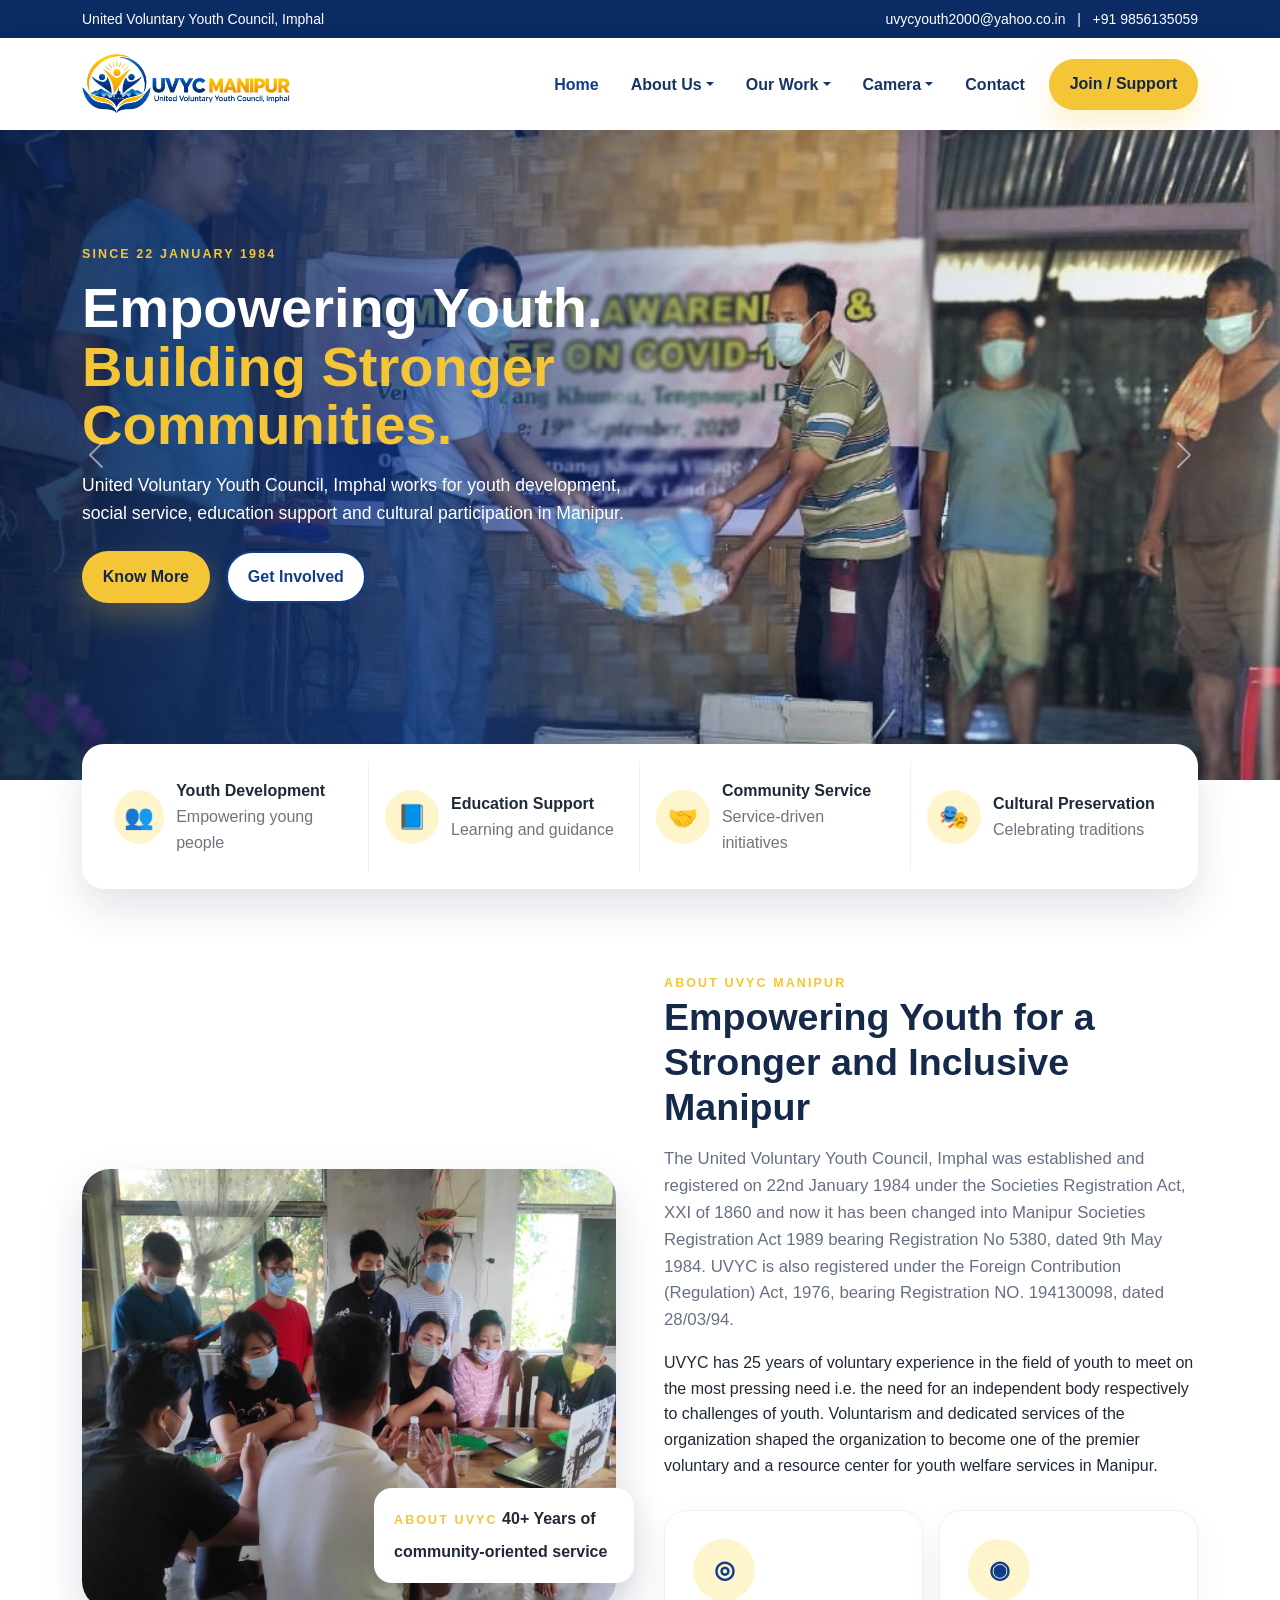
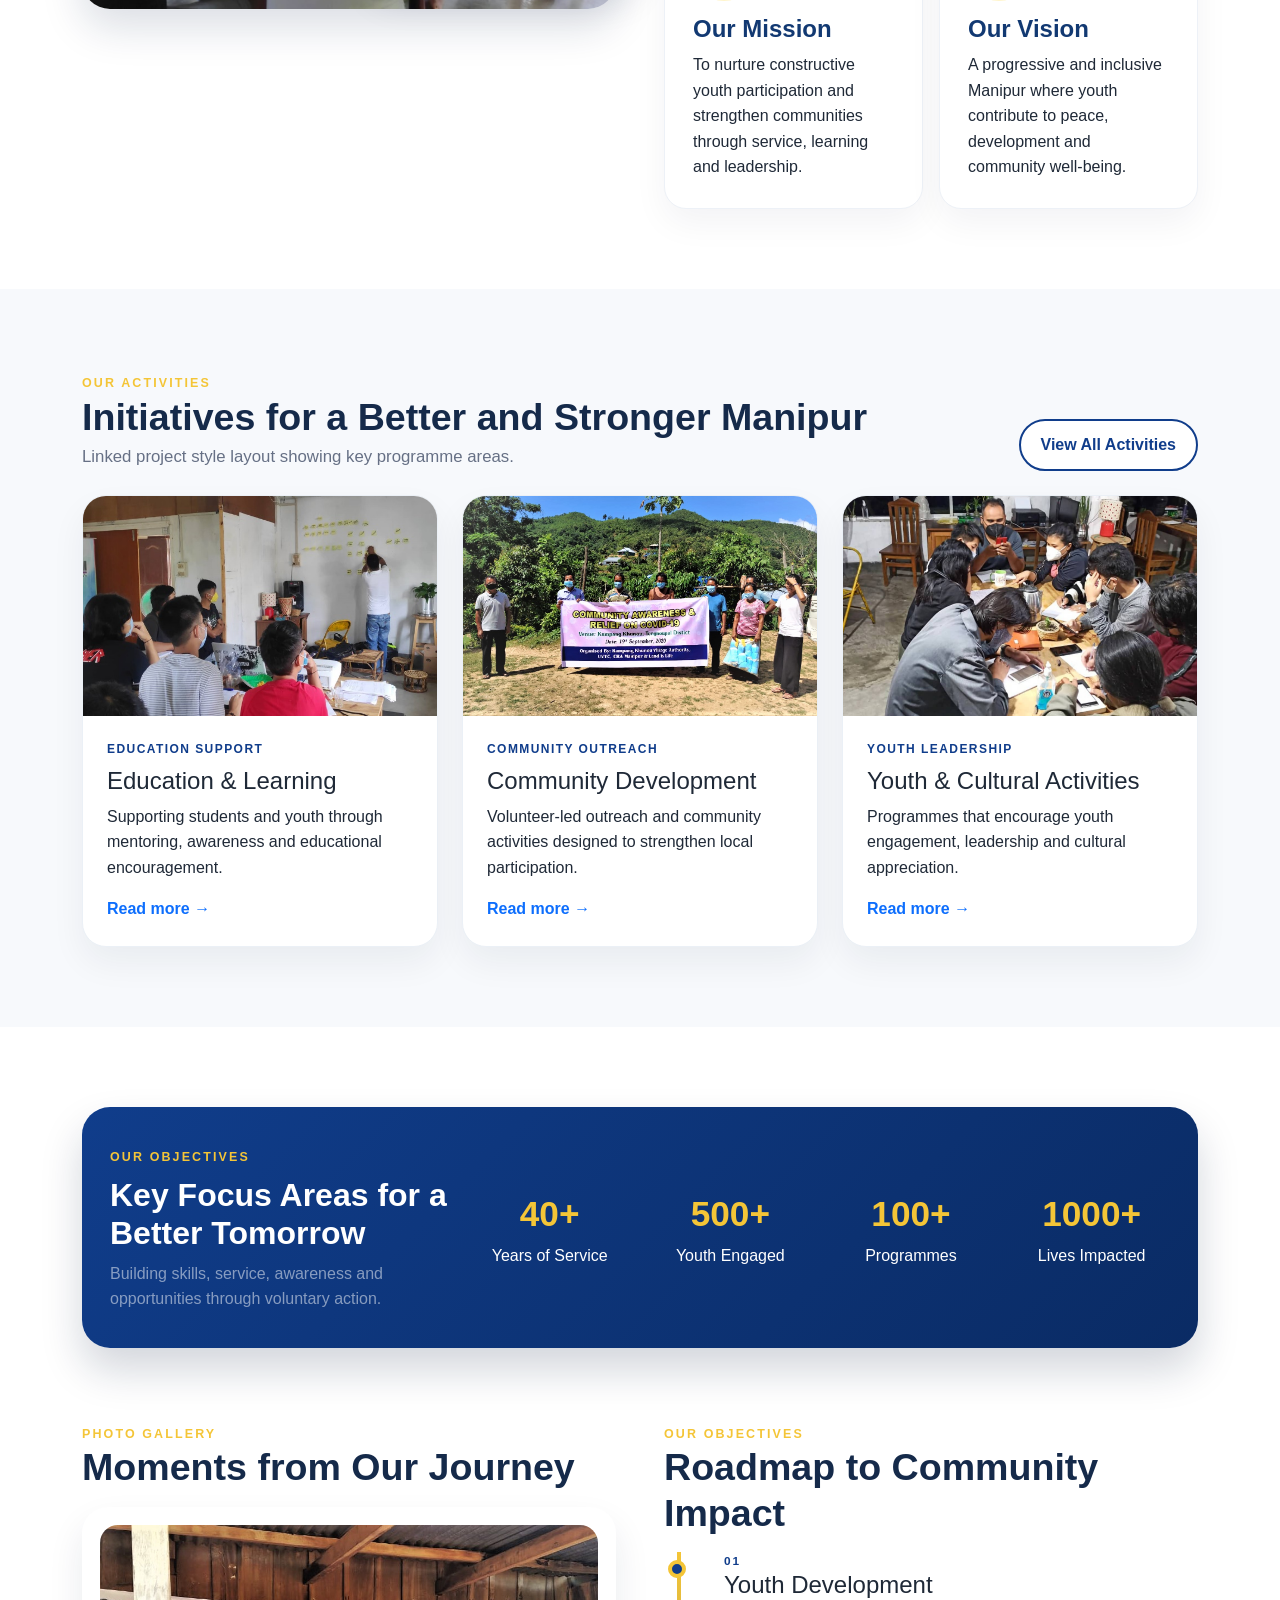
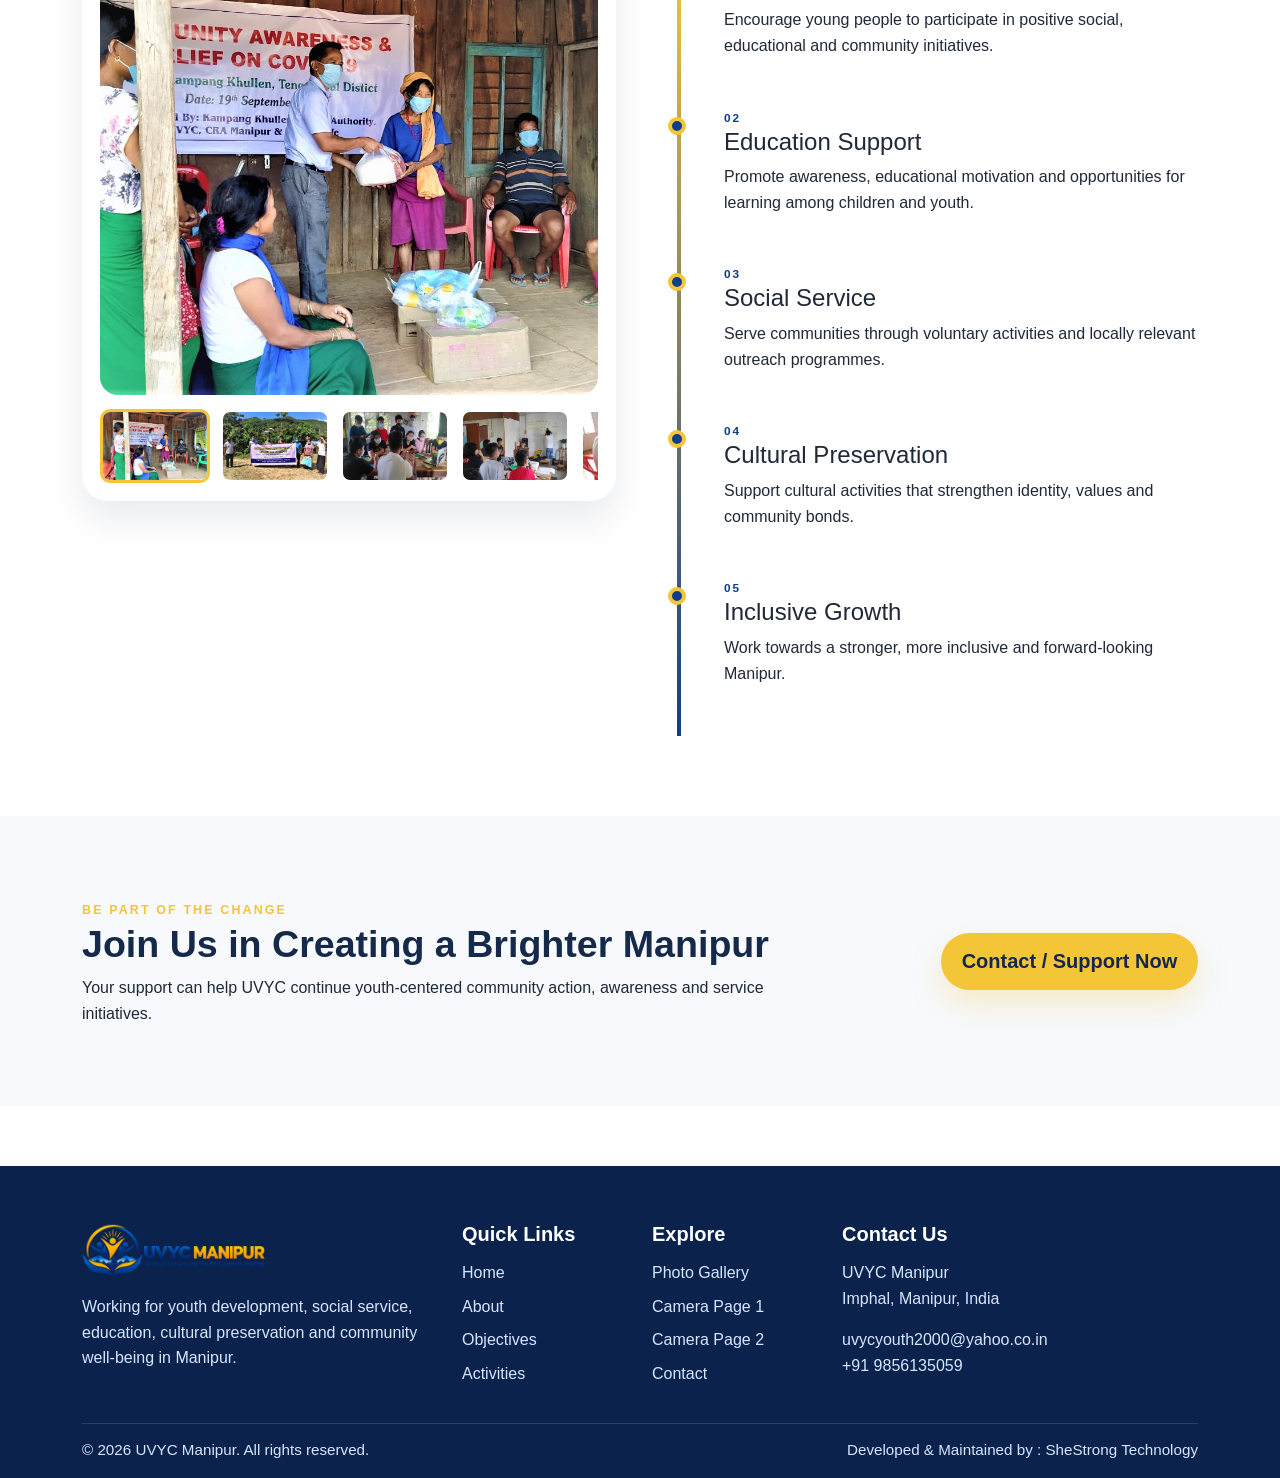
<file: index.html>
<!doctype html>
<html lang="en">
    <head>
        <title>UVYC Manipur | Home</title>
        <meta charset="utf-8" />
        <meta name="viewport" content="width=device-width, initial-scale=1" />
        <link rel="icon" href="assets/images/uvyc-logo.png" />
        <link rel="stylesheet" href="assets/css/bootstrap.min.css" />
        <link rel="stylesheet" href="assets/css/style.css" />
    </head>
    <body>
        <div class="topbar py-2">
            <div class="container d-flex justify-content-between align-items-center flex-wrap gap-2">
                <div>United Voluntary Youth Council, Imphal</div>
                <div>
                    <a href="mailto:uvycyouth2000@yahoo.co.in">uvycyouth2000@yahoo.co.in</a> &nbsp; | &nbsp;
                    <a href="tel:+919856135059">+91 9856135059</a>
                </div>
            </div>
        </div>
        <nav class="navbar navbar-expand-lg sticky-top navbar-light">
            <div class="container">
                <a class="navbar-brand" href="index.html"
                    ><img src="assets/images/uvyc-logo.png" alt="UVYC Manipur"
                /></a>
                <button
                    class="navbar-toggler"
                    type="button"
                    data-bs-toggle="collapse"
                    data-bs-target="#mainNav"
                    aria-controls="mainNav"
                    aria-expanded="false"
                    aria-label="Toggle navigation"
                >
                    <span class="navbar-toggler-icon"></span>
                </button>
                <div class="collapse navbar-collapse" id="mainNav">
                    <ul class="navbar-nav ms-auto align-items-lg-center">
                        <li class="nav-item"><a class="nav-link active" href="index.html">Home</a></li>
                        <li class="nav-item dropdown">
                            <a
                                class="nav-link dropdown-toggle"
                                href="#"
                                id="aboutDropdown"
                                role="button"
                                data-bs-toggle="dropdown"
                                aria-expanded="false"
                                >About Us</a
                            >
                            <ul class="dropdown-menu" aria-labelledby="aboutDropdown">
                                <li><a class="dropdown-item" href="about.html">About UVYC</a></li>
                                <li><a class="dropdown-item" href="objectives.html">Our Objectives</a></li>
                            </ul>
                        </li>
                        <li class="nav-item dropdown">
                            <a
                                class="nav-link dropdown-toggle"
                                href="#"
                                id="workDropdown"
                                role="button"
                                data-bs-toggle="dropdown"
                                aria-expanded="false"
                                >Our Work</a
                            >
                            <ul class="dropdown-menu" aria-labelledby="workDropdown">
                                <li><a class="dropdown-item" href="activities.html">Activities &amp; Projects</a></li>
                                <li><a class="dropdown-item" href="gallery.html">Photo Gallery</a></li>
                            </ul>
                        </li>
                        <li class="nav-item dropdown">
                            <a
                                class="nav-link dropdown-toggle"
                                href="#"
                                id="cameraDropdown"
                                role="button"
                                data-bs-toggle="dropdown"
                                aria-expanded="false"
                                >Camera</a
                            >
                            <ul class="dropdown-menu" aria-labelledby="cameraDropdown">
                                <li><a class="dropdown-item" href="camera-page-1.html">IRCA</a></li>
                                <li><a class="dropdown-item" href="camera-page-2.html">ODIC</a></li>
                            </ul>
                        </li>
                        <li class="nav-item"><a class="nav-link" href="contact.html">Contact</a></li>
                        <li class="nav-item ms-lg-2"><a class="btn btn-uvyc" href="contact.html">Join / Support</a></li>
                    </ul>
                </div>
            </div>
        </nav>
        <section class="hero-section">
            <div id="heroCarousel" class="carousel slide carousel-fade" data-bs-ride="carousel">
                <div class="carousel-indicators">
                    <button type="button" data-bs-target="#heroCarousel" data-bs-slide-to="0" class="active"></button
                    ><button type="button" data-bs-target="#heroCarousel" data-bs-slide-to="1"></button
                    ><button type="button" data-bs-target="#heroCarousel" data-bs-slide-to="2"></button>
                </div>
                <div class="carousel-inner">
                    <div class="carousel-item active">
                        <div class="hero-slide">
                            <img src="assets/images/banner-1.jpg" alt="Empowering youth banner" />
                            <div class="hero-overlay"></div>
                            <div class="container">
                                <div class="hero-content">
                                    <span class="eyebrow">Since 22 January 1984</span>
                                    <h1>Empowering Youth.<br /><span>Building Stronger Communities.</span></h1>
                                    <p>
                                        United Voluntary Youth Council, Imphal works for youth development, social
                                        service, education support and cultural participation in Manipur.
                                    </p>
                                    <div class="d-flex gap-3 flex-wrap mt-4">
                                        <a href="activities.html" class="btn btn-uvyc">Know More</a
                                        ><a href="contact.html" class="btn btn-uvyc-outline">Get Involved</a>
                                    </div>
                                </div>
                            </div>
                        </div>
                    </div>
                    <div class="carousel-item">
                        <div class="hero-slide">
                            <img src="assets/images/banner-2.jpg" alt="Community service banner" />
                            <div class="hero-overlay"></div>
                            <div class="container">
                                <div class="hero-content">
                                    <span class="eyebrow">Serve • Learn • Lead</span>
                                    <h1>Youth Leadership for a <span>Better Tomorrow</span></h1>
                                    <p>
                                        We create opportunities for young people to contribute to education, community
                                        service and positive change.
                                    </p>
                                    <div class="d-flex gap-3 flex-wrap mt-4">
                                        <a href="objectives.html" class="btn btn-uvyc">Our Objectives</a
                                        ><a href="gallery.html" class="btn btn-uvyc-outline">View Gallery</a>
                                    </div>
                                </div>
                            </div>
                        </div>
                    </div>
                    <div class="carousel-item">
                        <div class="hero-slide">
                            <img src="assets/images/banner-3.jpg" alt="Cultural activities banner" />
                            <div class="hero-overlay"></div>
                            <div class="container">
                                <div class="hero-content">
                                    <span class="eyebrow">Inclusive Community Action</span>
                                    <h1>Working Together for <span>Positive Change</span></h1>
                                    <p>
                                        Through voluntary action, youth mobilization and local partnerships, UVYC
                                        continues to support stronger and more resilient communities.
                                    </p>
                                    <div class="d-flex gap-3 flex-wrap mt-4">
                                        <a href="about.html" class="btn btn-uvyc">Read About Us</a
                                        ><a href="camera-page-1.html" class="btn btn-uvyc-outline">Camera Page</a>
                                    </div>
                                </div>
                            </div>
                        </div>
                    </div>
                </div>
                <button class="carousel-control-prev" type="button" data-bs-target="#heroCarousel" data-bs-slide="prev">
                    <span class="carousel-control-prev-icon"></span></button
                ><button
                    class="carousel-control-next"
                    type="button"
                    data-bs-target="#heroCarousel"
                    data-bs-slide="next"
                >
                    <span class="carousel-control-next-icon"></span>
                </button>
            </div>
        </section>
        <section class="feature-band">
            <div class="container">
                <div class="feature-wrap">
                    <div class="row g-0">
                        <div class="col-md-3 feature-item">
                            <div class="feature-icon">👥</div>
                            <div>
                                <strong>Youth Development</strong>
                                <div class="text-muted">Empowering young people</div>
                            </div>
                        </div>
                        <div class="col-md-3 feature-item">
                            <div class="feature-icon">📘</div>
                            <div>
                                <strong>Education Support</strong>
                                <div class="text-muted">Learning and guidance</div>
                            </div>
                        </div>
                        <div class="col-md-3 feature-item">
                            <div class="feature-icon">🤝</div>
                            <div>
                                <strong>Community Service</strong>
                                <div class="text-muted">Service-driven initiatives</div>
                            </div>
                        </div>
                        <div class="col-md-3 feature-item">
                            <div class="feature-icon">🎭</div>
                            <div>
                                <strong>Cultural Preservation</strong>
                                <div class="text-muted">Celebrating traditions</div>
                            </div>
                        </div>
                    </div>
                </div>
            </div>
        </section>
        <section class="section">
            <div class="container">
                <div class="row align-items-center g-5">
                    <div class="col-lg-6">
                        <div class="split-photo">
                            <img src="assets/images/1.jpg" alt="About UVYC" />
                            <div class="floating-card">
                                <div class="eyebrow mb-2">About UVYC</div>
                                <strong>40+ Years of community-oriented service</strong>
                            </div>
                        </div>
                    </div>
                    <div class="col-lg-6">
                        <div class="eyebrow">About UVYC Manipur</div>
                        <h2 class="section-title">Empowering Youth for a Stronger and Inclusive Manipur</h2>
                        <p class="section-subtitle">
                            The United Voluntary Youth Council, Imphal was established and registered on 22nd January 1984 under the Societies Registration Act, XXI of 1860 and now it has been changed into Manipur Societies Registration Act 1989 bearing Registration No 5380, dated 9th May 1984. UVYC is also registered under the Foreign Contribution (Regulation) Act, 1976, bearing Registration NO. 194130098, dated 28/03/94. 
                        </p>
                        <p>
                            UVYC has 25 years of voluntary experience in the field of youth to meet on the most pressing need i.e. the need for an independent body respectively to challenges of youth. Voluntarism and dedicated services of the organization shaped the organization to become one of the premier voluntary and a resource center for youth welfare services in Manipur. 
                        </p>
                        <div class="row g-3 mt-2">
                            <div class="col-md-6">
                                <div class="info-box">
                                    <div class="icon-badge">◎</div>
                                    <h4>Our Mission</h4>
                                    <p class="mb-0">
                                        To nurture constructive youth participation and strengthen communities through
                                        service, learning and leadership.
                                    </p>
                                </div>
                            </div>
                            <div class="col-md-6">
                                <div class="info-box">
                                    <div class="icon-badge">◉</div>
                                    <h4>Our Vision</h4>
                                    <p class="mb-0">
                                        A progressive and inclusive Manipur where youth contribute to peace, development
                                        and community well-being.
                                    </p>
                                </div>
                            </div>
                        </div>
                    </div>
                </div>
            </div>
        </section>
        <section class="section section-light">
            <div class="container">
                <div class="d-flex justify-content-between align-items-end flex-wrap gap-3 mb-4">
                    <div>
                        <div class="eyebrow">Our Activities</div>
                        <h2 class="section-title mb-1">Initiatives for a Better and Stronger Manipur</h2>
                        <p class="section-subtitle mb-0">Linked project style layout showing key programme areas.</p>
                    </div>
                    <a href="activities.html" class="btn btn-uvyc-outline">View All Activities</a>
                </div>
                <div class="row g-4">
                    <div class="col-md-4">
                        <div class="card-elevated">
                            <img src="assets/images/2.jpg" alt="Education support" />
                            <div class="card-body p-4">
                                <div class="mini">Education Support</div>
                                <h4 class="mt-2">Education &amp; Learning</h4>
                                <p>
                                    Supporting students and youth through mentoring, awareness and educational
                                    encouragement.
                                </p>
                                <a href="activities.html" class="fw-bold text-decoration-none">Read more →</a>
                            </div>
                        </div>
                    </div>
                    <div class="col-md-4">
                        <div class="card-elevated">
                            <img src="assets/images/awareness.jpg" alt="Community outreach" />
                            <div class="card-body p-4">
                                <div class="mini">Community Outreach</div>
                                <h4 class="mt-2">Community Development</h4>
                                <p>
                                    Volunteer-led outreach and community activities designed to strengthen local
                                    participation.
                                </p>
                                <a href="activities.html" class="fw-bold text-decoration-none">Read more →</a>
                            </div>
                        </div>
                    </div>
                    <div class="col-md-4">
                        <div class="card-elevated">
                            <img src="assets/images/3.jpg" alt="Youth and culture" />
                            <div class="card-body p-4">
                                <div class="mini">Youth Leadership</div>
                                <h4 class="mt-2">Youth &amp; Cultural Activities</h4>
                                <p>Programmes that encourage youth engagement, leadership and cultural appreciation.</p>
                                <a href="activities.html" class="fw-bold text-decoration-none">Read more →</a>
                            </div>
                        </div>
                    </div>
                </div>
            </div>
        </section>
        <section class="section">
            <div class="container">
                <div class="stats-band">
                    <div class="row g-4 align-items-center">
                        <div class="col-lg-4">
                            <div class="eyebrow mb-2">Our Objectives</div>
                            <h2 class="text-white fw-bold mb-2">Key Focus Areas for a Better Tomorrow</h2>
                            <p class="mb-0 text-white-50">
                                Building skills, service, awareness and opportunities through voluntary action.
                            </p>
                        </div>
                        <div class="col-6 col-lg-2 stat">
                            <div class="num">40+</div>
                            <div>Years of Service</div>
                        </div>
                        <div class="col-6 col-lg-2 stat">
                            <div class="num">500+</div>
                            <div>Youth Engaged</div>
                        </div>
                        <div class="col-6 col-lg-2 stat">
                            <div class="num">100+</div>
                            <div>Programmes</div>
                        </div>
                        <div class="col-6 col-lg-2 stat">
                            <div class="num">1000+</div>
                            <div>Lives Impacted</div>
                        </div>
                    </div>
                </div>
                <div class="row g-5 align-items-start mt-4">
                    <div class="col-lg-6">
                        <div class="eyebrow">Photo Gallery</div>
                        <h2 class="section-title">Moments from Our Journey</h2>
                        <div class="gallery-frame" data-gallery-wrap>
                            <div class="gallery-main"><img src="assets/images/mentor.jpg" alt="Gallery main" /></div>
                            <div class="thumb-strip">
                                <button class="active" data-gallery-main="assets/images/mentor.jpg">
                                    <img src="assets/images/mentor.jpg" alt="Gallery 1" /></button
                                ><button data-gallery-main="assets/images/awareness.jpg">
                                    <img src="assets/images/awareness.jpg" alt="Gallery 2" /></button
                                ><button data-gallery-main="assets/images/1.jpg">
                                    <img src="assets/images/1.jpg" alt="Gallery 3" /></button
                                ><button data-gallery-main="assets/images/2.jpg">
                                    <img src="assets/images/2.jpg" alt="Gallery 4" /></button
                                ><button data-gallery-main="assets/images/5.jpg">
                                    <img src="assets/images/5.jpg" alt="Gallery 5" />
                                </button>
                            </div>
                        </div>
                    </div>
                    <div class="col-lg-6">
                        <div class="eyebrow">Our Objectives</div>
                        <h2 class="section-title">Roadmap to Community Impact</h2>
                        <div class="timeline">
                            <div class="timeline-item">
                                <div class="timeline-step">01</div>
                                <h4>Youth Development</h4>
                                <p>
                                    Encourage young people to participate in positive social, educational and community
                                    initiatives.
                                </p>
                            </div>
                            <div class="timeline-item">
                                <div class="timeline-step">02</div>
                                <h4>Education Support</h4>
                                <p>
                                    Promote awareness, educational motivation and opportunities for learning among
                                    children and youth.
                                </p>
                            </div>
                            <div class="timeline-item">
                                <div class="timeline-step">03</div>
                                <h4>Social Service</h4>
                                <p>
                                    Serve communities through voluntary activities and locally relevant outreach
                                    programmes.
                                </p>
                            </div>
                            <div class="timeline-item">
                                <div class="timeline-step">04</div>
                                <h4>Cultural Preservation</h4>
                                <p>Support cultural activities that strengthen identity, values and community bonds.</p>
                            </div>
                            <div class="timeline-item">
                                <div class="timeline-step">05</div>
                                <h4>Inclusive Growth</h4>
                                <p>Work towards a stronger, more inclusive and forward-looking Manipur.</p>
                            </div>
                        </div>
                    </div>
                </div>
            </div>
        </section>
        <section class="section section-light">
            <div class="container">
                <div class="row align-items-center g-4">
                    <div class="col-lg-8">
                        <div class="eyebrow">Be Part of the Change</div>
                        <h2 class="section-title mb-2">Join Us in Creating a Brighter Manipur</h2>
                        <p class="mb-0">
                            Your support can help UVYC continue youth-centered community action, awareness and service
                            initiatives.
                        </p>
                    </div>
                    <div class="col-lg-4 text-lg-end">
                        <a href="contact.html" class="btn btn-uvyc btn-lg">Contact / Support Now</a>
                    </div>
                </div>
            </div>
        </section>
        <footer class="footer">
            <div class="container">
                <div class="row g-4">
                    <div class="col-lg-4">
                        <img src="assets/images/uvyc-logo.png" alt="UVYC" class="logo" />
                        <p>
                            Working for youth development, social service, education, cultural preservation and
                            community well-being in Manipur.
                        </p>
                    </div>
                    <div class="col-6 col-lg-2">
                        <h5>Quick Links</h5>
                        <p class="mb-2"><a href="index.html">Home</a></p>
                        <p class="mb-2"><a href="about.html">About</a></p>
                        <p class="mb-2"><a href="objectives.html">Objectives</a></p>
                        <p class="mb-2"><a href="activities.html">Activities</a></p>
                    </div>
                    <div class="col-6 col-lg-2">
                        <h5>Explore</h5>
                        <p class="mb-2"><a href="gallery.html">Photo Gallery</a></p>
                        <p class="mb-2"><a href="camera-page-1.html">Camera Page 1</a></p>
                        <p class="mb-2"><a href="camera-page-2.html">Camera Page 2</a></p>
                        <p class="mb-2"><a href="contact.html">Contact</a></p>
                    </div>
                    <div class="col-lg-4">
                        <h5>Contact Us</h5>
                        <p>UVYC Manipur<br />Imphal, Manipur, India</p>
                        <p class="mb-0">
                            <a href="mailto:uvycyouth2000@yahoo.co.in">uvycyouth2000@yahoo.co.in</a><br /><a
                                href="tel:+919856135059"
                                >+91 9856135059</a
                            >
                        </p>
                    </div>
                </div>
                <div class="copyright">
                    <span>© <span id="year"></span> UVYC Manipur. All rights reserved.</span
                    ><span class="credit"
                        >Developed &amp; Maintained by :
                        <a href="https://shestrong.in/" target="_blank" rel="noopener">SheStrong Technology</a></span
                    >
                </div>
            </div>
        </footer>
        <script src="assets/js/bootstrap.bundle.min.js"></script>
        <script src="assets/js/site.js"></script>
    </body>
</html>
</file>
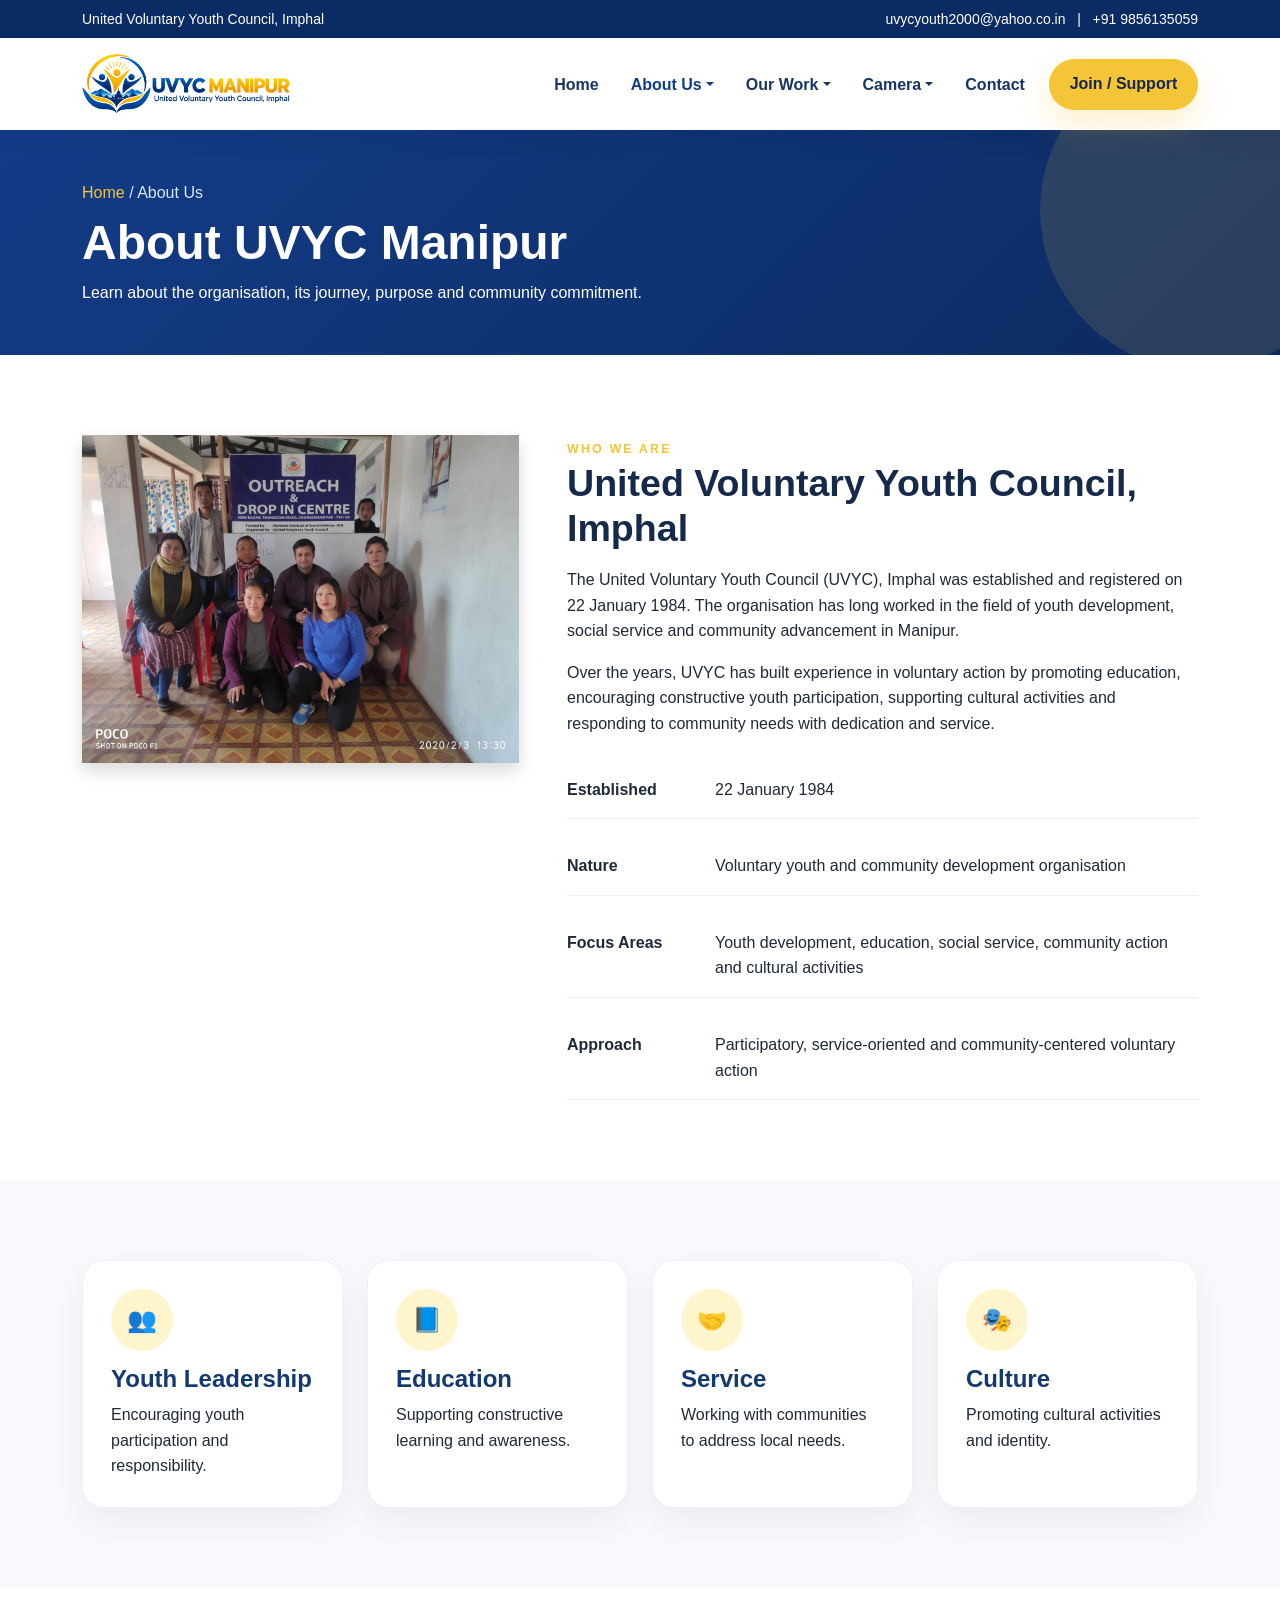
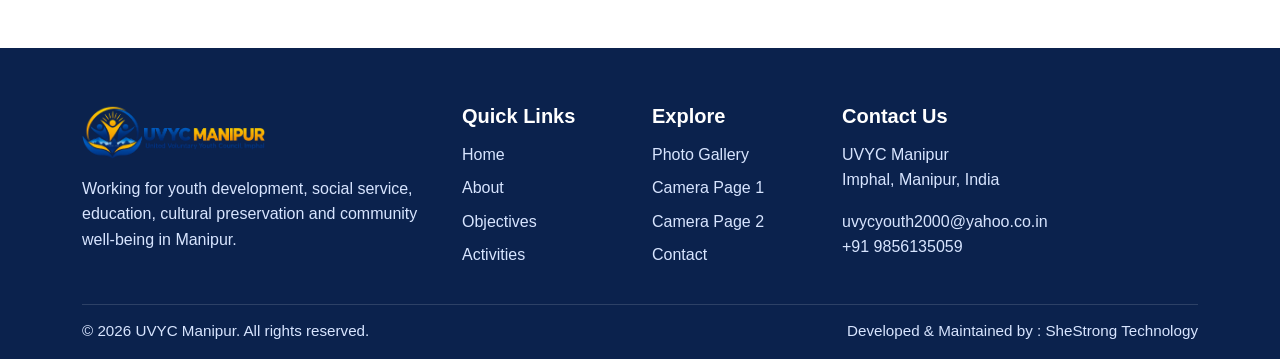
<file: about.html>
<!doctype html>
<html lang="en">
    <head>
        <title>About | UVYC Manipur</title>
        <meta charset="utf-8" />
        <meta name="viewport" content="width=device-width, initial-scale=1" />
        <link rel="icon" href="assets/images/uvyc-logo.png" />
        <link rel="stylesheet" href="assets/css/bootstrap.min.css" />
        <link rel="stylesheet" href="assets/css/style.css" />
    </head>
    <body>
        <div class="topbar py-2">
            <div class="container d-flex justify-content-between align-items-center flex-wrap gap-2">
                <div>United Voluntary Youth Council, Imphal</div>
                <div>
                    <a href="mailto:uvycyouth2000@yahoo.co.in">uvycyouth2000@yahoo.co.in</a> &nbsp; | &nbsp;
                    <a href="tel:+919856135059">+91 9856135059</a>
                </div>
            </div>
        </div>
        <nav class="navbar navbar-expand-lg sticky-top navbar-light">
            <div class="container">
                <a class="navbar-brand" href="index.html"
                    ><img src="assets/images/uvyc-logo.png" alt="UVYC Manipur"
                /></a>
                <button
                    class="navbar-toggler"
                    type="button"
                    data-bs-toggle="collapse"
                    data-bs-target="#mainNav"
                    aria-controls="mainNav"
                    aria-expanded="false"
                    aria-label="Toggle navigation"
                >
                    <span class="navbar-toggler-icon"></span>
                </button>
                <div class="collapse navbar-collapse" id="mainNav">
                    <ul class="navbar-nav ms-auto align-items-lg-center">
                        <li class="nav-item"><a class="nav-link" href="index.html">Home</a></li>
                        <li class="nav-item dropdown">
                            <a
                                class="nav-link dropdown-toggle active"
                                href="#"
                                id="aboutDropdown"
                                role="button"
                                data-bs-toggle="dropdown"
                                aria-expanded="false"
                                >About Us</a
                            >
                            <ul class="dropdown-menu" aria-labelledby="aboutDropdown">
                                <li><a class="dropdown-item active" href="about.html">About UVYC</a></li>
                                <li><a class="dropdown-item" href="objectives.html">Our Objectives</a></li>
                            </ul>
                        </li>
                        <li class="nav-item dropdown">
                            <a
                                class="nav-link dropdown-toggle"
                                href="#"
                                id="workDropdown"
                                role="button"
                                data-bs-toggle="dropdown"
                                aria-expanded="false"
                                >Our Work</a
                            >
                            <ul class="dropdown-menu" aria-labelledby="workDropdown">
                                <li><a class="dropdown-item" href="activities.html">Activities &amp; Projects</a></li>
                                <li><a class="dropdown-item" href="gallery.html">Photo Gallery</a></li>
                            </ul>
                        </li>
                        <li class="nav-item dropdown">
                            <a
                                class="nav-link dropdown-toggle"
                                href="#"
                                id="cameraDropdown"
                                role="button"
                                data-bs-toggle="dropdown"
                                aria-expanded="false"
                                >Camera</a
                            >
                            <ul class="dropdown-menu" aria-labelledby="cameraDropdown">
                                <li><a class="dropdown-item" href="camera-page-1.html">IRCA</a></li>
                                <li><a class="dropdown-item" href="camera-page-2.html">ODIC</a></li>
                            </ul>
                        </li>
                        <li class="nav-item"><a class="nav-link" href="contact.html">Contact</a></li>
                        <li class="nav-item ms-lg-2"><a class="btn btn-uvyc" href="contact.html">Join / Support</a></li>
                    </ul>
                </div>
            </div>
        </nav>
        <section class="inner-hero">
            <div class="container">
                <div class="breadcrumb-min mb-2"><a href="index.html">Home</a> / About Us</div>
                <h1>About UVYC Manipur</h1>
                <p class="mb-0 col-lg-8">
                    Learn about the organisation, its journey, purpose and community commitment.
                </p>
            </div>
        </section>
        <section class="section">
            <div class="container">
                <div class="row g-5 align-items-top">
                    <div class="col-lg-5">
                        <img src="assets/images/3_0.jpg" alt="About UVYC" class="img-fluid rounded-4 shadow" />
                    </div>
                    <div class="col-lg-7">
                        <div class="eyebrow">Who We Are</div>
                        <h2 class="section-title">United Voluntary Youth Council, Imphal</h2>
                        <p>
                            The United Voluntary Youth Council (UVYC), Imphal was established and registered on 22
                            January 1984. The organisation has long worked in the field of youth development, social
                            service and community advancement in Manipur.
                        </p>
                        <p>
                            Over the years, UVYC has built experience in voluntary action by promoting education,
                            encouraging constructive youth participation, supporting cultural activities and responding
                            to community needs with dedication and service.
                        </p>
                        <div class="table-like mt-4">
                            <div class="table-row">
                                <div><strong>Established</strong></div>
                                <div>22 January 1984</div>
                            </div>
                            <div class="table-row">
                                <div><strong>Nature</strong></div>
                                <div>Voluntary youth and community development organisation</div>
                            </div>
                            <div class="table-row">
                                <div><strong>Focus Areas</strong></div>
                                <div>
                                    Youth development, education, social service, community action and cultural
                                    activities
                                </div>
                            </div>
                            <div class="table-row">
                                <div><strong>Approach</strong></div>
                                <div>Participatory, service-oriented and community-centered voluntary action</div>
                            </div>
                        </div>
                    </div>
                </div>
            </div>
        </section>
        <section class="section section-light">
            <div class="container">
                <div class="row g-4">
                    <div class="col-md-6 col-lg-3">
                        <div class="info-box">
                            <div class="icon-badge">👥</div>
                            <h4>Youth Leadership</h4>
                            <p class="mb-0">Encouraging youth participation and responsibility.</p>
                        </div>
                    </div>
                    <div class="col-md-6 col-lg-3">
                        <div class="info-box">
                            <div class="icon-badge">📘</div>
                            <h4>Education</h4>
                            <p class="mb-0">Supporting constructive learning and awareness.</p>
                        </div>
                    </div>
                    <div class="col-md-6 col-lg-3">
                        <div class="info-box">
                            <div class="icon-badge">🤝</div>
                            <h4>Service</h4>
                            <p class="mb-0">Working with communities to address local needs.</p>
                        </div>
                    </div>
                    <div class="col-md-6 col-lg-3">
                        <div class="info-box">
                            <div class="icon-badge">🎭</div>
                            <h4>Culture</h4>
                            <p class="mb-0">Promoting cultural activities and identity.</p>
                        </div>
                    </div>
                </div>
            </div>
        </section>
        <footer class="footer">
            <div class="container">
                <div class="row g-4">
                    <div class="col-lg-4">
                        <img src="assets/images/uvyc-logo.png" alt="UVYC" class="logo" />
                        <p>
                            Working for youth development, social service, education, cultural preservation and
                            community well-being in Manipur.
                        </p>
                    </div>
                    <div class="col-6 col-lg-2">
                        <h5>Quick Links</h5>
                        <p class="mb-2"><a href="index.html">Home</a></p>
                        <p class="mb-2"><a href="about.html">About</a></p>
                        <p class="mb-2"><a href="objectives.html">Objectives</a></p>
                        <p class="mb-2"><a href="activities.html">Activities</a></p>
                    </div>
                    <div class="col-6 col-lg-2">
                        <h5>Explore</h5>
                        <p class="mb-2"><a href="gallery.html">Photo Gallery</a></p>
                        <p class="mb-2"><a href="camera-page-1.html">Camera Page 1</a></p>
                        <p class="mb-2"><a href="camera-page-2.html">Camera Page 2</a></p>
                        <p class="mb-2"><a href="contact.html">Contact</a></p>
                    </div>
                    <div class="col-lg-4">
                        <h5>Contact Us</h5>
                        <p>UVYC Manipur<br />Imphal, Manipur, India</p>
                        <p class="mb-0">
                            <a href="mailto:uvycyouth2000@yahoo.co.in">uvycyouth2000@yahoo.co.in</a><br /><a
                                href="tel:+919856135059"
                                >+91 9856135059</a
                            >
                        </p>
                    </div>
                </div>
                <div class="copyright">
                    <span>© <span id="year"></span> UVYC Manipur. All rights reserved.</span
                    ><span class="credit"
                        >Developed &amp; Maintained by :
                        <a href="https://shestrong.in/" target="_blank" rel="noopener">SheStrong Technology</a></span
                    >
                </div>
            </div>
        </footer>
        <script src="assets/js/bootstrap.bundle.min.js"></script>
        <script src="assets/js/site.js"></script>
    </body>
</html>
</file>
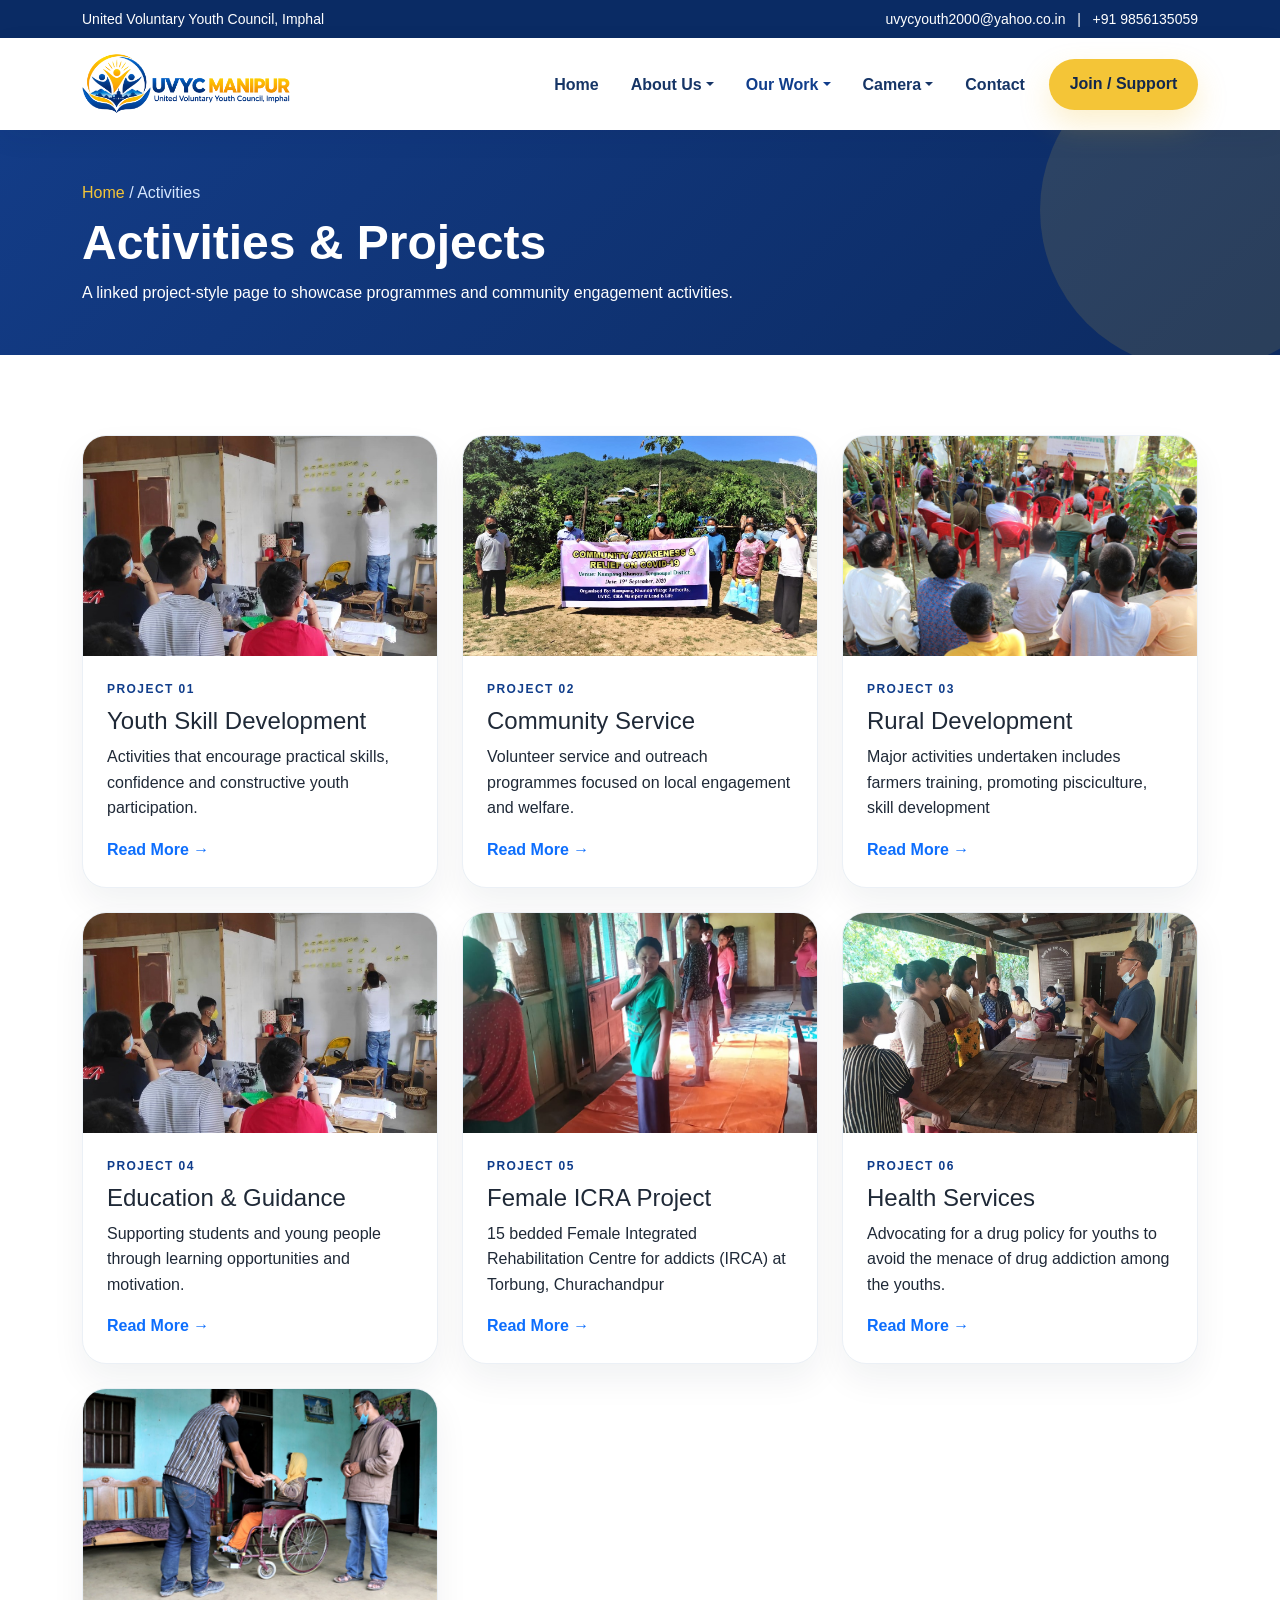
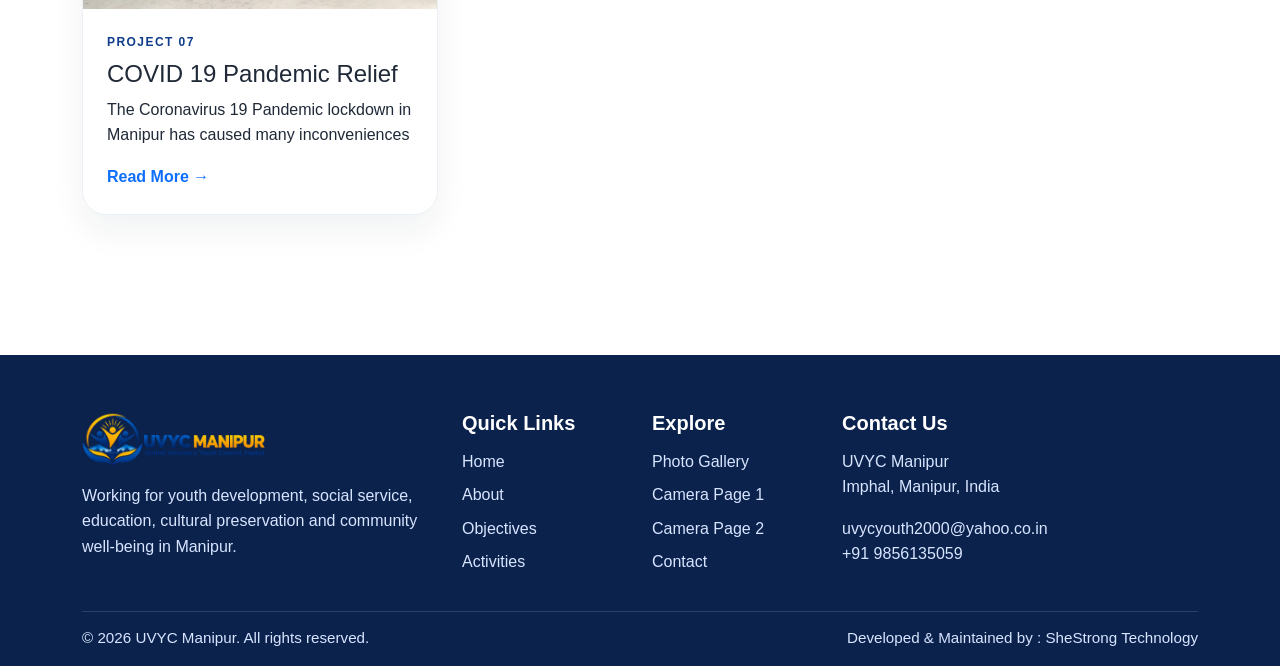
<file: activities.html>
<!doctype html>
<html lang="en">
    <head>
        <title>Activities | UVYC Manipur</title>
        <meta charset="utf-8" />
        <meta name="viewport" content="width=device-width, initial-scale=1" />
        <link rel="icon" href="assets/images/uvyc-logo.png" />
        <link rel="stylesheet" href="assets/css/bootstrap.min.css" />
        <link rel="stylesheet" href="assets/css/style.css" />
    </head>
    <body>
        <div class="topbar py-2">
            <div class="container d-flex justify-content-between align-items-center flex-wrap gap-2">
                <div>United Voluntary Youth Council, Imphal</div>
                <div>
                    <a href="mailto:uvycyouth2000@yahoo.co.in">uvycyouth2000@yahoo.co.in</a> &nbsp; | &nbsp;
                    <a href="tel:+918730080447">+91 9856135059</a>
                </div>
            </div>
        </div>
        <nav class="navbar navbar-expand-lg sticky-top navbar-light">
            <div class="container">
                <a class="navbar-brand" href="index.html"
                    ><img src="assets/images/uvyc-logo.png" alt="UVYC Manipur"
                /></a>
                <button
                    class="navbar-toggler"
                    type="button"
                    data-bs-toggle="collapse"
                    data-bs-target="#mainNav"
                    aria-controls="mainNav"
                    aria-expanded="false"
                    aria-label="Toggle navigation"
                >
                    <span class="navbar-toggler-icon"></span>
                </button>
                <div class="collapse navbar-collapse" id="mainNav">
                    <ul class="navbar-nav ms-auto align-items-lg-center">
                        <li class="nav-item"><a class="nav-link" href="index.html">Home</a></li>
                        <li class="nav-item dropdown">
                            <a
                                class="nav-link dropdown-toggle"
                                href="#"
                                id="aboutDropdown"
                                role="button"
                                data-bs-toggle="dropdown"
                                aria-expanded="false"
                                >About Us</a
                            >
                            <ul class="dropdown-menu" aria-labelledby="aboutDropdown">
                                <li><a class="dropdown-item" href="about.html">About UVYC</a></li>
                                <li><a class="dropdown-item" href="objectives.html">Our Objectives</a></li>
                            </ul>
                        </li>
                        <li class="nav-item dropdown">
                            <a
                                class="nav-link dropdown-toggle active"
                                href="#"
                                id="workDropdown"
                                role="button"
                                data-bs-toggle="dropdown"
                                aria-expanded="false"
                                >Our Work</a
                            >
                            <ul class="dropdown-menu" aria-labelledby="workDropdown">
                                <li>
                                    <a class="dropdown-item active" href="activities.html">Activities &amp; Projects</a>
                                </li>
                                <li><a class="dropdown-item" href="gallery.html">Photo Gallery</a></li>
                            </ul>
                        </li>
                        <li class="nav-item dropdown">
                            <a
                                class="nav-link dropdown-toggle"
                                href="#"
                                id="cameraDropdown"
                                role="button"
                                data-bs-toggle="dropdown"
                                aria-expanded="false"
                                >Camera</a
                            >
                            <ul class="dropdown-menu" aria-labelledby="cameraDropdown">
                                <li><a class="dropdown-item" href="camera-page-1.html">IRCA</a></li>
                                <li><a class="dropdown-item" href="camera-page-2.html">ODIC</a></li>
                            </ul>
                        </li>
                        <li class="nav-item"><a class="nav-link" href="contact.html">Contact</a></li>
                        <li class="nav-item ms-lg-2"><a class="btn btn-uvyc" href="contact.html">Join / Support</a></li>
                    </ul>
                </div>
            </div>
        </nav>
        <section class="inner-hero">
            <div class="container">
                <div class="breadcrumb-min mb-2"><a href="index.html">Home</a> / Activities</div>
                <h1>Activities &amp; Projects</h1>
                <p class="mb-0 col-lg-8">
                    A linked project-style page to showcase programmes and community engagement activities.
                </p>
            </div>
        </section>
        <section class="section">
            <div class="container">
                <div class="row g-4">
                    <div class="col-md-6 col-lg-4">
                        <article class="card-elevated">
                            <img src="assets/images/2.jpg" alt="Skill development" />
                            <div class="card-body p-4">
                                <div class="mini">Project 01</div>
                                <h4 class="mt-2">Youth Skill Development</h4>
                                <p>
                                    Activities that encourage practical skills, confidence and constructive youth
                                    participation.
                                </p>
                                <a href="activity-youth-skill-development.html" class="fw-bold text-decoration-none"
                                    >Read More →</a
                                >
                            </div>
                        </article>
                    </div>
                    <div class="col-md-6 col-lg-4">
                        <article class="card-elevated">
                            <img src="assets/images/awareness.jpg" alt="Community service" />
                            <div class="card-body p-4">
                                <div class="mini">Project 02</div>
                                <h4 class="mt-2">Community Service</h4>
                                <p>
                                    Volunteer service and outreach programmes focused on local engagement and welfare.
                                </p>
                                <a href="activity-community-service.html" class="fw-bold text-decoration-none"
                                    >Read More →</a
                                >
                            </div>
                        </article>
                    </div>
                    <div class="col-md-6 col-lg-4">
                        <article class="card-elevated">
                            <img src="assets/images/6.jpg" alt="Cultural participation" />
                            <div class="card-body p-4">
                                <div class="mini">Project 03</div>
                                <h4 class="mt-2">Rural Development</h4>
                                <p>
                                    Major activities undertaken includes farmers training, promoting pisciculture, skill development
                                </p>
                                <a href="activity-cultural-sports.html" class="fw-bold text-decoration-none"
                                    >Read More →</a
                                >
                            </div>
                        </article>
                    </div>
                    <div class="col-md-6 col-lg-4">
                        <article class="card-elevated">
                            <img src="assets/images/2.jpg" alt="Education support" />
                            <div class="card-body p-4">
                                <div class="mini">Project 04</div>
                                <h4 class="mt-2">Education &amp; Guidance</h4>
                                <p>
                                    Supporting students and young people through learning opportunities and motivation.
                                </p>
                                <a href="activity-education-guidance.html" class="fw-bold text-decoration-none"
                                    >Read More →</a
                                >
                            </div>
                        </article>
                    </div>
                    <div class="col-md-6 col-lg-4">
                        <article class="card-elevated">
                            <img src="assets/images/f1.jpg" alt="Youth meeting" />
                            <div class="card-body p-4">
                                <div class="mini">Project 05</div>
                                <h4 class="mt-2">Female ICRA Project</h4>
                                <p>
                                    15 bedded Female Integrated Rehabilitation Centre for addicts (IRCA) at Torbung, Churachandpur
                                </p>
                                <a href="activity-youth-mobilization.html" class="fw-bold text-decoration-none"
                                    >Read More →</a
                                >
                            </div>
                        </article>
                    </div>
                    <div class="col-md-6 col-lg-4">
                        <article class="card-elevated">
                            <img src="assets/images/counselling.jpg" alt="Field programme" />
                            <div class="card-body p-4">
                                <div class="mini">Project 06</div>
                                <h4 class="mt-2">Health Services</h4>
                                <p>Advocating for a drug policy for youths to avoid the menace of drug addiction among the youths.</p>
                                <a href="activity-field-outreach.html" class="fw-bold text-decoration-none"
                                    >Read More →</a
                                >
                            </div>
                        </article>
                    </div>
					<div class="col-md-6 col-lg-4">
                        <article class="card-elevated">
                            <img src="assets/images/covid4.jpg" alt="Field programme" />
                            <div class="card-body p-4">
                                <div class="mini">Project 07</div>
                                <h4 class="mt-2">COVID 19 Pandemic Relief </h4>
                                <p>The Coronavirus 19 Pandemic lockdown in Manipur has caused many inconveniences</p>
                                <a href="activity-covid.html" class="fw-bold text-decoration-none"
                                    >Read More →</a
                                >
                            </div>
                        </article>
                    </div>
                </div>
            </div>
        </section>
        <footer class="footer">
            <div class="container">
                <div class="row g-4">
                    <div class="col-lg-4">
                        <img src="assets/images/uvyc-logo.png" alt="UVYC" class="logo" />
                        <p>
                            Working for youth development, social service, education, cultural preservation and
                            community well-being in Manipur.
                        </p>
                    </div>
                    <div class="col-6 col-lg-2">
                        <h5>Quick Links</h5>
                        <p class="mb-2"><a href="index.html">Home</a></p>
                        <p class="mb-2"><a href="about.html">About</a></p>
                        <p class="mb-2"><a href="objectives.html">Objectives</a></p>
                        <p class="mb-2"><a href="activities.html">Activities</a></p>
                    </div>
                    <div class="col-6 col-lg-2">
                        <h5>Explore</h5>
                        <p class="mb-2"><a href="gallery.html">Photo Gallery</a></p>
                        <p class="mb-2"><a href="camera-page-1.html">Camera Page 1</a></p>
                        <p class="mb-2"><a href="camera-page-2.html">Camera Page 2</a></p>
                        <p class="mb-2"><a href="contact.html">Contact</a></p>
                    </div>
                    <div class="col-lg-4">
                        <h5>Contact Us</h5>
                        <p>UVYC Manipur<br />Imphal, Manipur, India</p>
                        <p class="mb-0">
                            <a href="mailto:uvycyouth2000@yahoo.co.in">uvycyouth2000@yahoo.co.in</a><br /><a
                                href="tel:+919856135059"
                                >+91 9856135059</a
                            >
                        </p>
                    </div>
                </div>
                <div class="copyright">
                    <span>© <span id="year"></span> UVYC Manipur. All rights reserved.</span
                    ><span class="credit"
                        >Developed &amp; Maintained by :
                        <a href="https://shestrong.in/" target="_blank" rel="noopener">SheStrong Technology</a></span
                    >
                </div>
            </div>
        </footer>
        <script src="assets/js/bootstrap.bundle.min.js"></script>
        <script src="assets/js/site.js"></script>
    </body>
</html>
</file>
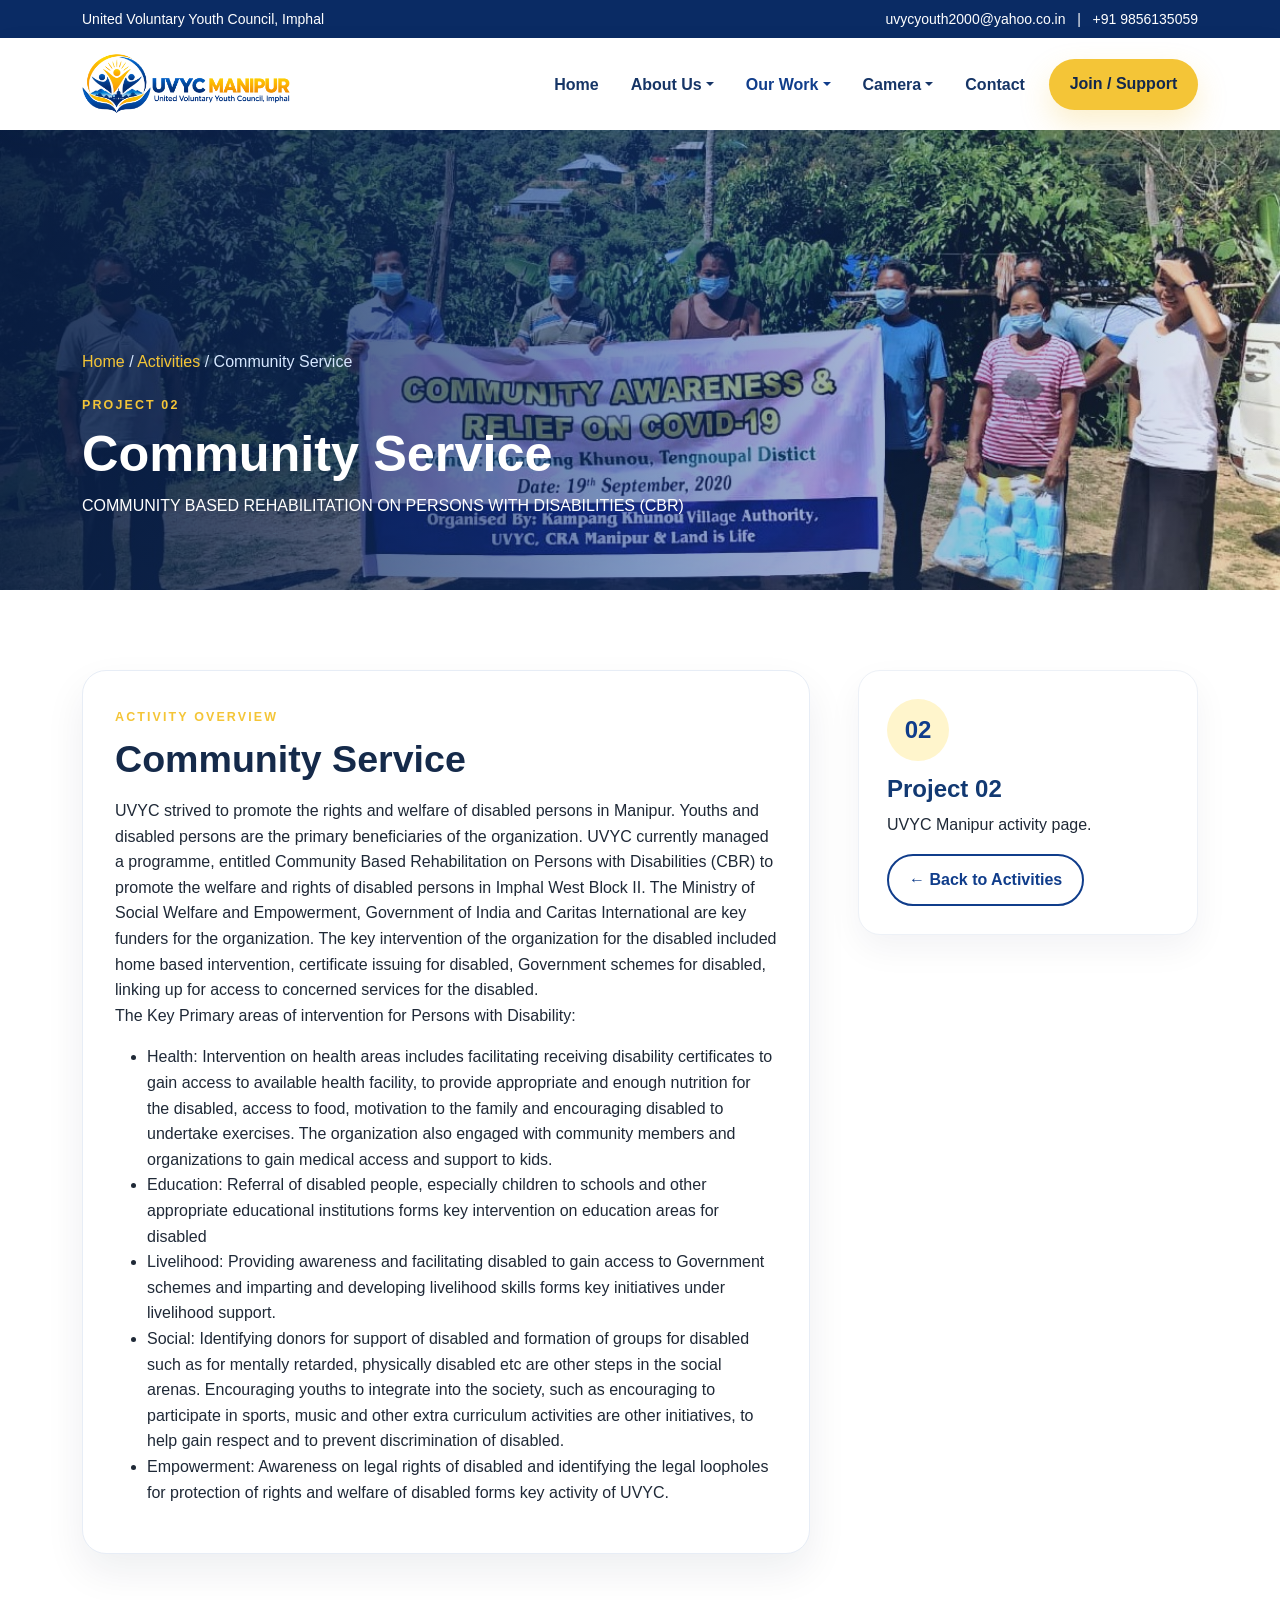
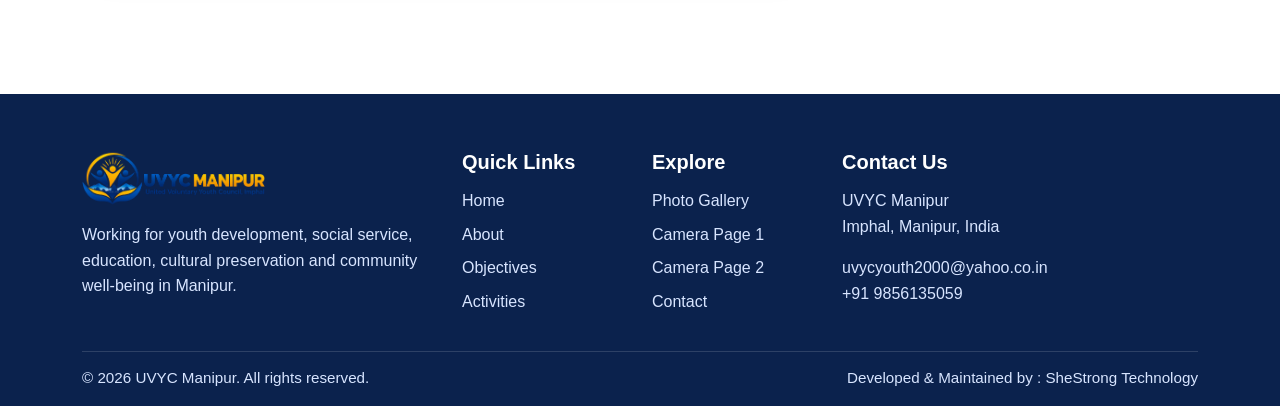
<file: activity-community-service.html>
<!doctype html>
<html lang="en">
    <head>
        <title>Community Service | UVYC Manipur</title>
        <meta charset="utf-8" />
        <meta name="viewport" content="width=device-width, initial-scale=1" />
        <link rel="icon" href="assets/images/uvyc-logo.png" />
        <link rel="stylesheet" href="assets/css/bootstrap.min.css" />
        <link rel="stylesheet" href="assets/css/style.css" />
    </head>
    <body>
        <div class="topbar py-2">
            <div class="container d-flex justify-content-between align-items-center flex-wrap gap-2">
                <div>United Voluntary Youth Council, Imphal</div>
                <div>
                    <a href="mailto:uvycyouth2000@yahoo.co.in">uvycyouth2000@yahoo.co.in</a> &nbsp; | &nbsp;
                    <a href="tel:+919856135059">+91 9856135059</a>
                </div>
            </div>
        </div>
        <nav class="navbar navbar-expand-lg sticky-top navbar-light">
            <div class="container">
                <a class="navbar-brand" href="index.html"
                    ><img src="assets/images/uvyc-logo.png" alt="UVYC Manipur"
                /></a>
                <button
                    class="navbar-toggler"
                    type="button"
                    data-bs-toggle="collapse"
                    data-bs-target="#mainNav"
                    aria-controls="mainNav"
                    aria-expanded="false"
                    aria-label="Toggle navigation"
                >
                    <span class="navbar-toggler-icon"></span>
                </button>
                <div class="collapse navbar-collapse" id="mainNav">
                    <ul class="navbar-nav ms-auto align-items-lg-center">
                        <li class="nav-item"><a class="nav-link" href="index.html">Home</a></li>
                        <li class="nav-item dropdown">
                            <a
                                class="nav-link dropdown-toggle"
                                href="#"
                                id="aboutDropdown"
                                role="button"
                                data-bs-toggle="dropdown"
                                aria-expanded="false"
                                >About Us</a
                            >
                            <ul class="dropdown-menu" aria-labelledby="aboutDropdown">
                                <li><a class="dropdown-item" href="about.html">About UVYC</a></li>
                                <li><a class="dropdown-item" href="objectives.html">Our Objectives</a></li>
                            </ul>
                        </li>
                        <li class="nav-item dropdown">
                            <a
                                class="nav-link dropdown-toggle active"
                                href="#"
                                id="workDropdown"
                                role="button"
                                data-bs-toggle="dropdown"
                                aria-expanded="false"
                                >Our Work</a
                            >
                            <ul class="dropdown-menu" aria-labelledby="workDropdown">
                                <li>
                                    <a class="dropdown-item active" href="activities.html">Activities &amp; Projects</a>
                                </li>
                                <li><a class="dropdown-item" href="gallery.html">Photo Gallery</a></li>
                            </ul>
                        </li>
                        <li class="nav-item dropdown">
                            <a
                                class="nav-link dropdown-toggle"
                                href="#"
                                id="cameraDropdown"
                                role="button"
                                data-bs-toggle="dropdown"
                                aria-expanded="false"
                                >Camera</a
                            >
                            <ul class="dropdown-menu" aria-labelledby="cameraDropdown">
                                <li><a class="dropdown-item" href="camera-page-1.html">IRCA</a></li>
                                <li><a class="dropdown-item" href="camera-page-2.html">ODIC</a></li>
                            </ul>
                        </li>
                        <li class="nav-item"><a class="nav-link" href="contact.html">Contact</a></li>
                        <li class="nav-item ms-lg-2"><a class="btn btn-uvyc" href="contact.html">Join / Support</a></li>
                    </ul>
                </div>
            </div>
        </nav>
        <section class="activity-detail-hero">
            <img src="assets/images/awareness.jpg" alt="Community Service" />
            <div class="container">
                <div class="breadcrumb-min mb-3">
                    <a href="index.html">Home</a> / <a href="activities.html">Activities</a> / Community Service
                </div>
                <div class="eyebrow">Project 02</div>
                <h1 class="mt-2">Community Service</h1>
                <p class="mb-0 col-lg-7">
                    COMMUNITY BASED REHABILITATION ON PERSONS WITH DISABILITIES (CBR)
                </p>
            </div>
        </section>
        <section class="section">
            <div class="container">
                <div class="row g-5 align-items-start">
                    <div class="col-lg-8">
                        <div class="activity-detail-copy">
                            <div class="eyebrow">Activity Overview</div>
                            <h2 class="section-title mt-2">Community Service</h2>
                            <p class="mb-0">
                                UVYC strived to promote the rights and welfare of disabled persons in Manipur. Youths and disabled persons are the primary beneficiaries of the organization. UVYC currently managed a programme, entitled Community Based Rehabilitation on Persons with Disabilities (CBR) to promote the welfare and rights of disabled persons in Imphal West Block II. The Ministry of Social Welfare and Empowerment, Government of India and Caritas International are key funders for the organization.   The key intervention of the organization for the disabled included home based intervention, certificate issuing for disabled, Government schemes for disabled, linking up for access to concerned services for the disabled.
                            </p>
							<p>
								The Key Primary areas of intervention for Persons with Disability:  
							</p>
							<ul>
								<li>Health: Intervention on health areas includes facilitating receiving disability certificates to gain access to available health facility, to provide appropriate and enough nutrition for the disabled, access to food, motivation to the family and encouraging disabled to undertake exercises.  The organization also engaged with community members and organizations to gain medical access and support to kids. </li>
								<li>Education:  Referral of disabled people, especially children to schools and other appropriate educational institutions forms key intervention on education areas for disabled </li>
								<li>Livelihood: Providing awareness and facilitating disabled to gain access to Government schemes and imparting and developing livelihood skills forms key initiatives under livelihood support. </li>
								<li>Social: Identifying donors for support of disabled and formation of groups for disabled such as for mentally retarded, physically disabled etc are other steps in the social arenas. Encouraging youths to integrate into the society, such as encouraging to participate in sports, music and other extra curriculum activities are other initiatives, to help gain respect and to prevent discrimination of disabled.  </li>
								<li>Empowerment: Awareness on legal rights of disabled and identifying the legal loopholes for protection of rights and welfare of disabled forms key activity of UVYC.  </li>
							</ul>
                        </div>
                    </div>
                    <div class="col-lg-4">
                        <div class="info-box">
                            <div class="icon-badge">02</div>
                            <h4>Project 02</h4>
                            <p class="mb-3">UVYC Manipur activity page.</p>
                            <a href="activities.html" class="btn btn-uvyc-outline">← Back to Activities</a>
                        </div>
                    </div>
                </div>
            </div>
        </section>
        
        <footer class="footer">
            <div class="container">
                <div class="row g-4">
                    <div class="col-lg-4">
                        <img src="assets/images/uvyc-logo.png" alt="UVYC" class="logo" />
                        <p>
                            Working for youth development, social service, education, cultural preservation and
                            community well-being in Manipur.
                        </p>
                    </div>
                    <div class="col-6 col-lg-2">
                        <h5>Quick Links</h5>
                        <p class="mb-2"><a href="index.html">Home</a></p>
                        <p class="mb-2"><a href="about.html">About</a></p>
                        <p class="mb-2"><a href="objectives.html">Objectives</a></p>
                        <p class="mb-2"><a href="activities.html">Activities</a></p>
                    </div>
                    <div class="col-6 col-lg-2">
                        <h5>Explore</h5>
                        <p class="mb-2"><a href="gallery.html">Photo Gallery</a></p>
                        <p class="mb-2"><a href="camera-page-1.html">Camera Page 1</a></p>
                        <p class="mb-2"><a href="camera-page-2.html">Camera Page 2</a></p>
                        <p class="mb-2"><a href="contact.html">Contact</a></p>
                    </div>
                    <div class="col-lg-4">
                        <h5>Contact Us</h5>
                        <p>UVYC Manipur<br />Imphal, Manipur, India</p>
                        <p class="mb-0">
                            <a href="mailto:uvycyouth2000@yahoo.co.in">uvycyouth2000@yahoo.co.in</a><br /><a
                                href="tel:+919856135059"
                                >+91 9856135059</a
                            >
                        </p>
                    </div>
                </div>
                <div class="copyright">
                    <span>© <span id="year"></span> UVYC Manipur. All rights reserved.</span
                    ><span class="credit"
                        >Developed &amp; Maintained by :
                        <a href="https://shestrong.in/" target="_blank" rel="noopener">SheStrong Technology</a></span
                    >
                </div>
            </div>
        </footer>
        <script src="assets/js/bootstrap.bundle.min.js"></script>
        <script src="assets/js/site.js"></script>
    </body>
</html>
</file>
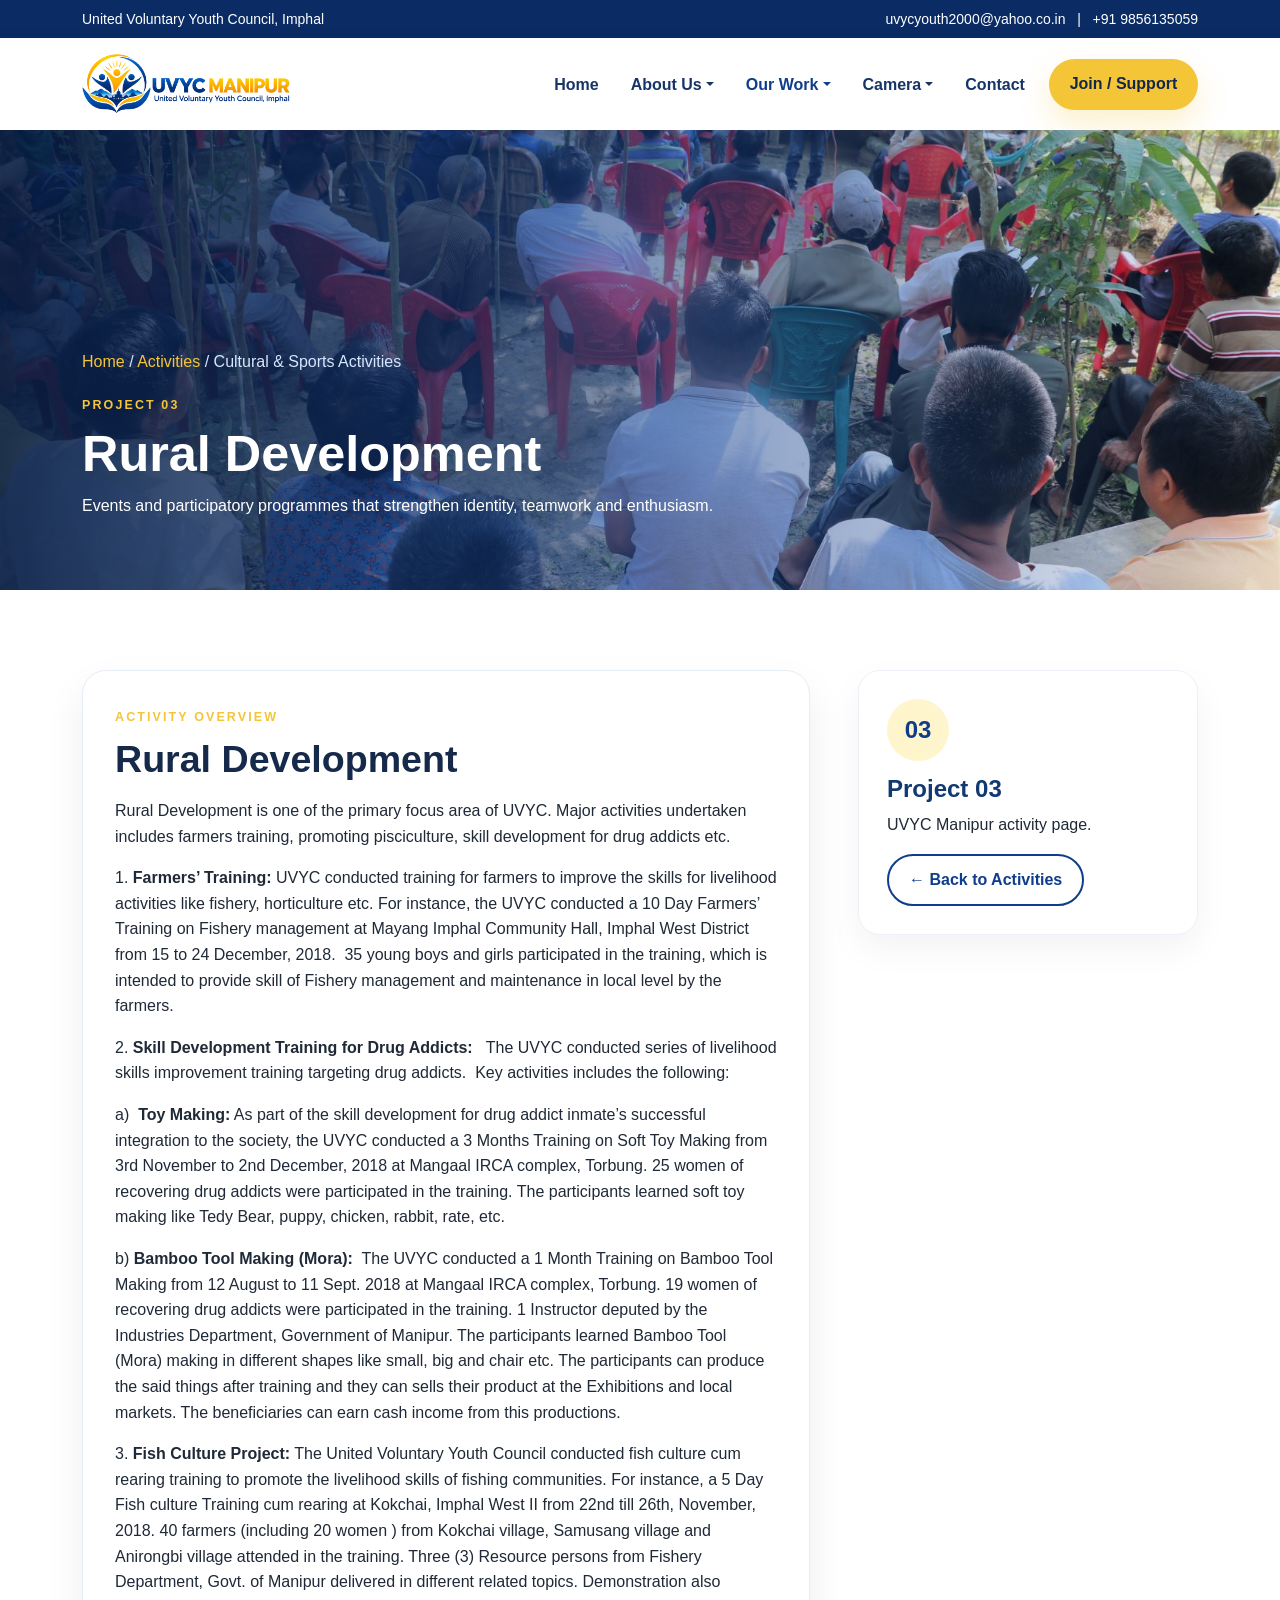
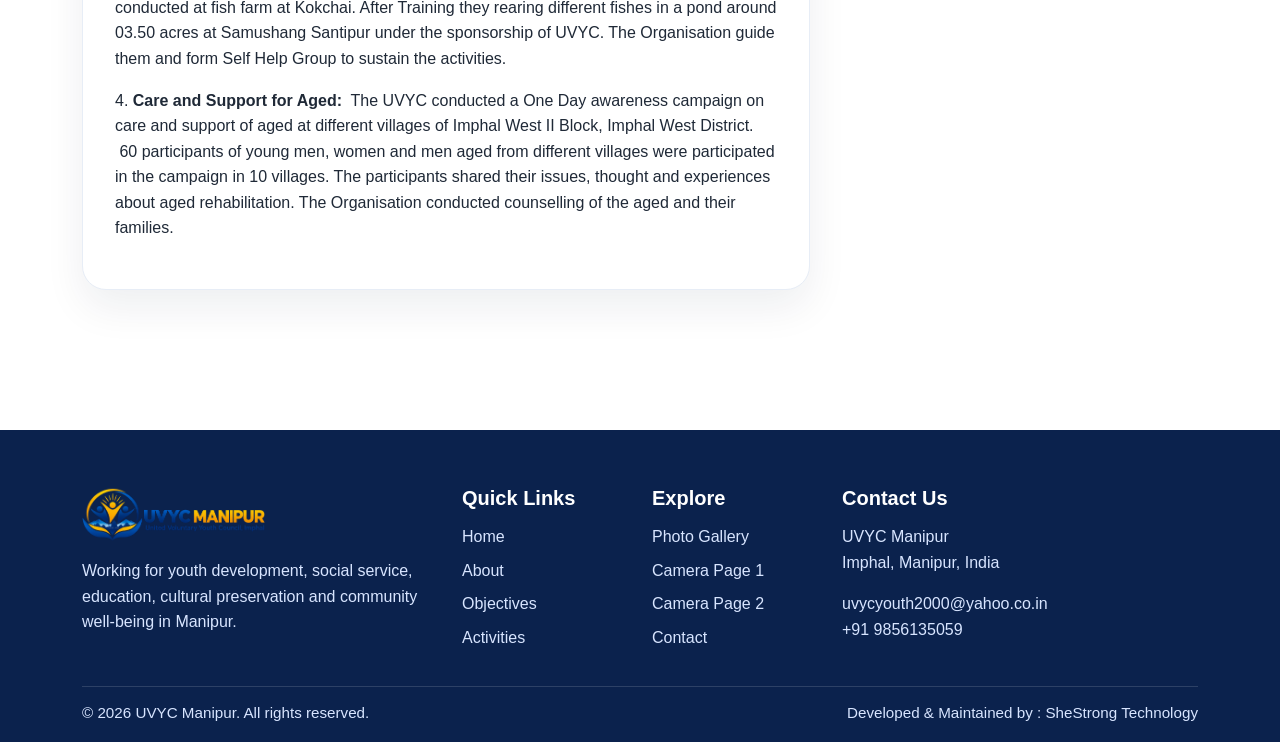
<file: activity-cultural-sports.html>
<!doctype html>
<html lang="en">
    <head>
        <title>Cultural & Sports Activities | UVYC Manipur</title>
        <meta charset="utf-8" />
        <meta name="viewport" content="width=device-width, initial-scale=1" />
        <link rel="icon" href="assets/images/uvyc-logo.png" />
        <link rel="stylesheet" href="assets/css/bootstrap.min.css" />
        <link rel="stylesheet" href="assets/css/style.css" />
    </head>
    <body>
        <div class="topbar py-2">
            <div class="container d-flex justify-content-between align-items-center flex-wrap gap-2">
                <div>United Voluntary Youth Council, Imphal</div>
                <div>
                    <a href="mailto:uvycyouth2000@yahoo.co.in">uvycyouth2000@yahoo.co.in</a> &nbsp; | &nbsp;
                    <a href="tel:+919856135059">+91 9856135059</a>
                </div>
            </div>
        </div>
        <nav class="navbar navbar-expand-lg sticky-top navbar-light">
            <div class="container">
                <a class="navbar-brand" href="index.html"
                    ><img src="assets/images/uvyc-logo.png" alt="UVYC Manipur"
                /></a>
                <button
                    class="navbar-toggler"
                    type="button"
                    data-bs-toggle="collapse"
                    data-bs-target="#mainNav"
                    aria-controls="mainNav"
                    aria-expanded="false"
                    aria-label="Toggle navigation"
                >
                    <span class="navbar-toggler-icon"></span>
                </button>
                <div class="collapse navbar-collapse" id="mainNav">
                    <ul class="navbar-nav ms-auto align-items-lg-center">
                        <li class="nav-item"><a class="nav-link" href="index.html">Home</a></li>
                        <li class="nav-item dropdown">
                            <a
                                class="nav-link dropdown-toggle"
                                href="#"
                                id="aboutDropdown"
                                role="button"
                                data-bs-toggle="dropdown"
                                aria-expanded="false"
                                >About Us</a
                            >
                            <ul class="dropdown-menu" aria-labelledby="aboutDropdown">
                                <li><a class="dropdown-item" href="about.html">About UVYC</a></li>
                                <li><a class="dropdown-item" href="objectives.html">Our Objectives</a></li>
                            </ul>
                        </li>
                        <li class="nav-item dropdown">
                            <a
                                class="nav-link dropdown-toggle active"
                                href="#"
                                id="workDropdown"
                                role="button"
                                data-bs-toggle="dropdown"
                                aria-expanded="false"
                                >Our Work</a
                            >
                            <ul class="dropdown-menu" aria-labelledby="workDropdown">
                                <li>
                                    <a class="dropdown-item active" href="activities.html">Activities &amp; Projects</a>
                                </li>
                                <li><a class="dropdown-item" href="gallery.html">Photo Gallery</a></li>
                            </ul>
                        </li>
                        <li class="nav-item dropdown">
                            <a
                                class="nav-link dropdown-toggle"
                                href="#"
                                id="cameraDropdown"
                                role="button"
                                data-bs-toggle="dropdown"
                                aria-expanded="false"
                                >Camera</a
                            >
                            <ul class="dropdown-menu" aria-labelledby="cameraDropdown">
                                <li><a class="dropdown-item" href="camera-page-1.html">IRCA</a></li>
                                <li><a class="dropdown-item" href="camera-page-2.html">ODIC</a></li>
                            </ul>
                        </li>
                        <li class="nav-item"><a class="nav-link" href="contact.html">Contact</a></li>
                        <li class="nav-item ms-lg-2"><a class="btn btn-uvyc" href="contact.html">Join / Support</a></li>
                    </ul>
                </div>
            </div>
        </nav>
        <section class="activity-detail-hero">
            <img src="assets/images/6.jpg" alt="Cultural & Sports Activities" />
            <div class="container">
                <div class="breadcrumb-min mb-3">
                    <a href="index.html">Home</a> / <a href="activities.html">Activities</a> / Cultural & Sports
                    Activities
                </div>
                <div class="eyebrow">Project 03</div>
                <h1 class="mt-2">Rural Development</h1>
                <p class="mb-0 col-lg-7">
                    Events and participatory programmes that strengthen identity, teamwork and enthusiasm.
                </p>
            </div>
        </section>
        <section class="section">
            <div class="container">
                <div class="row g-5 align-items-start">
                    <div class="col-lg-8">
                        <div class="activity-detail-copy">
                            <div class="eyebrow">Activity Overview</div>
                            <h2 class="section-title mt-2">Rural Development</h2>
                            <p>
								Rural Development is one of the primary focus area of UVYC. Major activities undertaken includes farmers training,
								promoting pisciculture, skill development for drug addicts etc.&nbsp;
							</p>
							<p>
								1. <strong>Farmers’ Training:</strong> UVYC conducted training for farmers to improve the skills for livelihood
								activities like fishery, horticulture etc. For instance, the UVYC conducted a 10 Day Farmers’ Training on Fishery
								management at Mayang Imphal Community Hall, Imphal West District from 15 to 24 December, 2018. &nbsp;35 young boys
								and girls participated in the training, which is intended to provide skill of Fishery management and maintenance in
								local level by the farmers.&nbsp;
							</p>
							<p>
								2. <strong>Skill Development Training for Drug Addicts:</strong> &nbsp; The UVYC conducted series of livelihood
								skills improvement training targeting drug addicts. &nbsp;Key activities includes the following:&nbsp;
							</p>
							<p>
								a) &nbsp;<strong>Toy Making:</strong> As part of the skill development for drug addict inmate’s successful
								integration to the society, the UVYC conducted a 3 Months Training on Soft Toy Making from 3rd November to 2nd
								December, 2018 at Mangaal IRCA complex, Torbung. 25 women of recovering drug addicts were participated in the
								training. The participants learned soft toy making like Tedy Bear, puppy, chicken, rabbit, rate, etc.&nbsp;
							</p>
							<p>
								b) <strong>Bamboo Tool Making (Mora):</strong> &nbsp;The UVYC conducted a 1 Month Training on Bamboo Tool Making
								from 12 August to 11 Sept. 2018 at Mangaal IRCA complex, Torbung. 19 women of recovering drug addicts were
								participated in the training. 1 Instructor deputed by the Industries Department, Government of Manipur. The
								participants learned Bamboo Tool (Mora) making in different shapes like small, big and chair etc. The participants
								can produce the said things after training and they can sells their product at the Exhibitions and local markets.
								The beneficiaries can earn cash income from this productions.
							</p>
							<p>
								3. <strong>Fish Culture Project:</strong> The United Voluntary Youth Council conducted fish culture cum rearing
								training to promote the livelihood skills of fishing communities. For instance, a 5 Day Fish culture Training cum
								rearing at Kokchai, Imphal West II from 22nd till 26th, November, 2018. 40 farmers (including 20 women ) from
								Kokchai village, Samusang village and Anirongbi village attended in the training. Three (3) Resource persons from
								Fishery Department, Govt. of Manipur delivered in different related topics. Demonstration also conducted at fish
								farm at Kokchai. After Training they rearing different fishes in a pond around 03.50 acres at Samushang Santipur
								under the sponsorship of UVYC. The Organisation guide them and form Self Help Group to sustain the activities.
							</p>
							<p>
								4. <strong>Care and Support for Aged:</strong> &nbsp;The UVYC conducted a One Day awareness campaign on care and
								support of aged at different villages of Imphal West II Block, Imphal West District. &nbsp;60 participants of young
								men, women and men aged from different villages were participated in the campaign in 10 villages. The participants
								shared their issues, thought and experiences about aged rehabilitation. The Organisation conducted counselling of
								the aged and their families.&nbsp;
							</p>

                        </div>
                    </div>
                    <div class="col-lg-4">
                        <div class="info-box">
                            <div class="icon-badge">03</div>
                            <h4>Project 03</h4>
                            <p class="mb-3">UVYC Manipur activity page.</p>
                            <a href="activities.html" class="btn btn-uvyc-outline">← Back to Activities</a>
                        </div>
                    </div>
                </div>
            </div>
        </section>
        
        <footer class="footer">
            <div class="container">
                <div class="row g-4">
                    <div class="col-lg-4">
                        <img src="assets/images/uvyc-logo.png" alt="UVYC" class="logo" />
                        <p>
                            Working for youth development, social service, education, cultural preservation and
                            community well-being in Manipur.
                        </p>
                    </div>
                    <div class="col-6 col-lg-2">
                        <h5>Quick Links</h5>
                        <p class="mb-2"><a href="index.html">Home</a></p>
                        <p class="mb-2"><a href="about.html">About</a></p>
                        <p class="mb-2"><a href="objectives.html">Objectives</a></p>
                        <p class="mb-2"><a href="activities.html">Activities</a></p>
                    </div>
                    <div class="col-6 col-lg-2">
                        <h5>Explore</h5>
                        <p class="mb-2"><a href="gallery.html">Photo Gallery</a></p>
                        <p class="mb-2"><a href="camera-page-1.html">Camera Page 1</a></p>
                        <p class="mb-2"><a href="camera-page-2.html">Camera Page 2</a></p>
                        <p class="mb-2"><a href="contact.html">Contact</a></p>
                    </div>
                    <div class="col-lg-4">
                        <h5>Contact Us</h5>
                        <p>UVYC Manipur<br />Imphal, Manipur, India</p>
                        <p class="mb-0">
                            <a href="mailto:uvycyouth2000@yahoo.co.in">uvycyouth2000@yahoo.co.in</a><br /><a
                                href="tel:+919856135059"
                                >+91 9856135059</a
                            >
                        </p>
                    </div>
                </div>
                <div class="copyright">
                    <span>© <span id="year"></span> UVYC Manipur. All rights reserved.</span
                    ><span class="credit"
                        >Developed &amp; Maintained by :
                        <a href="https://shestrong.in/" target="_blank" rel="noopener">SheStrong Technology</a></span
                    >
                </div>
            </div>
        </footer>
        <script src="assets/js/bootstrap.bundle.min.js"></script>
        <script src="assets/js/site.js"></script>
    </body>
</html>
</file>
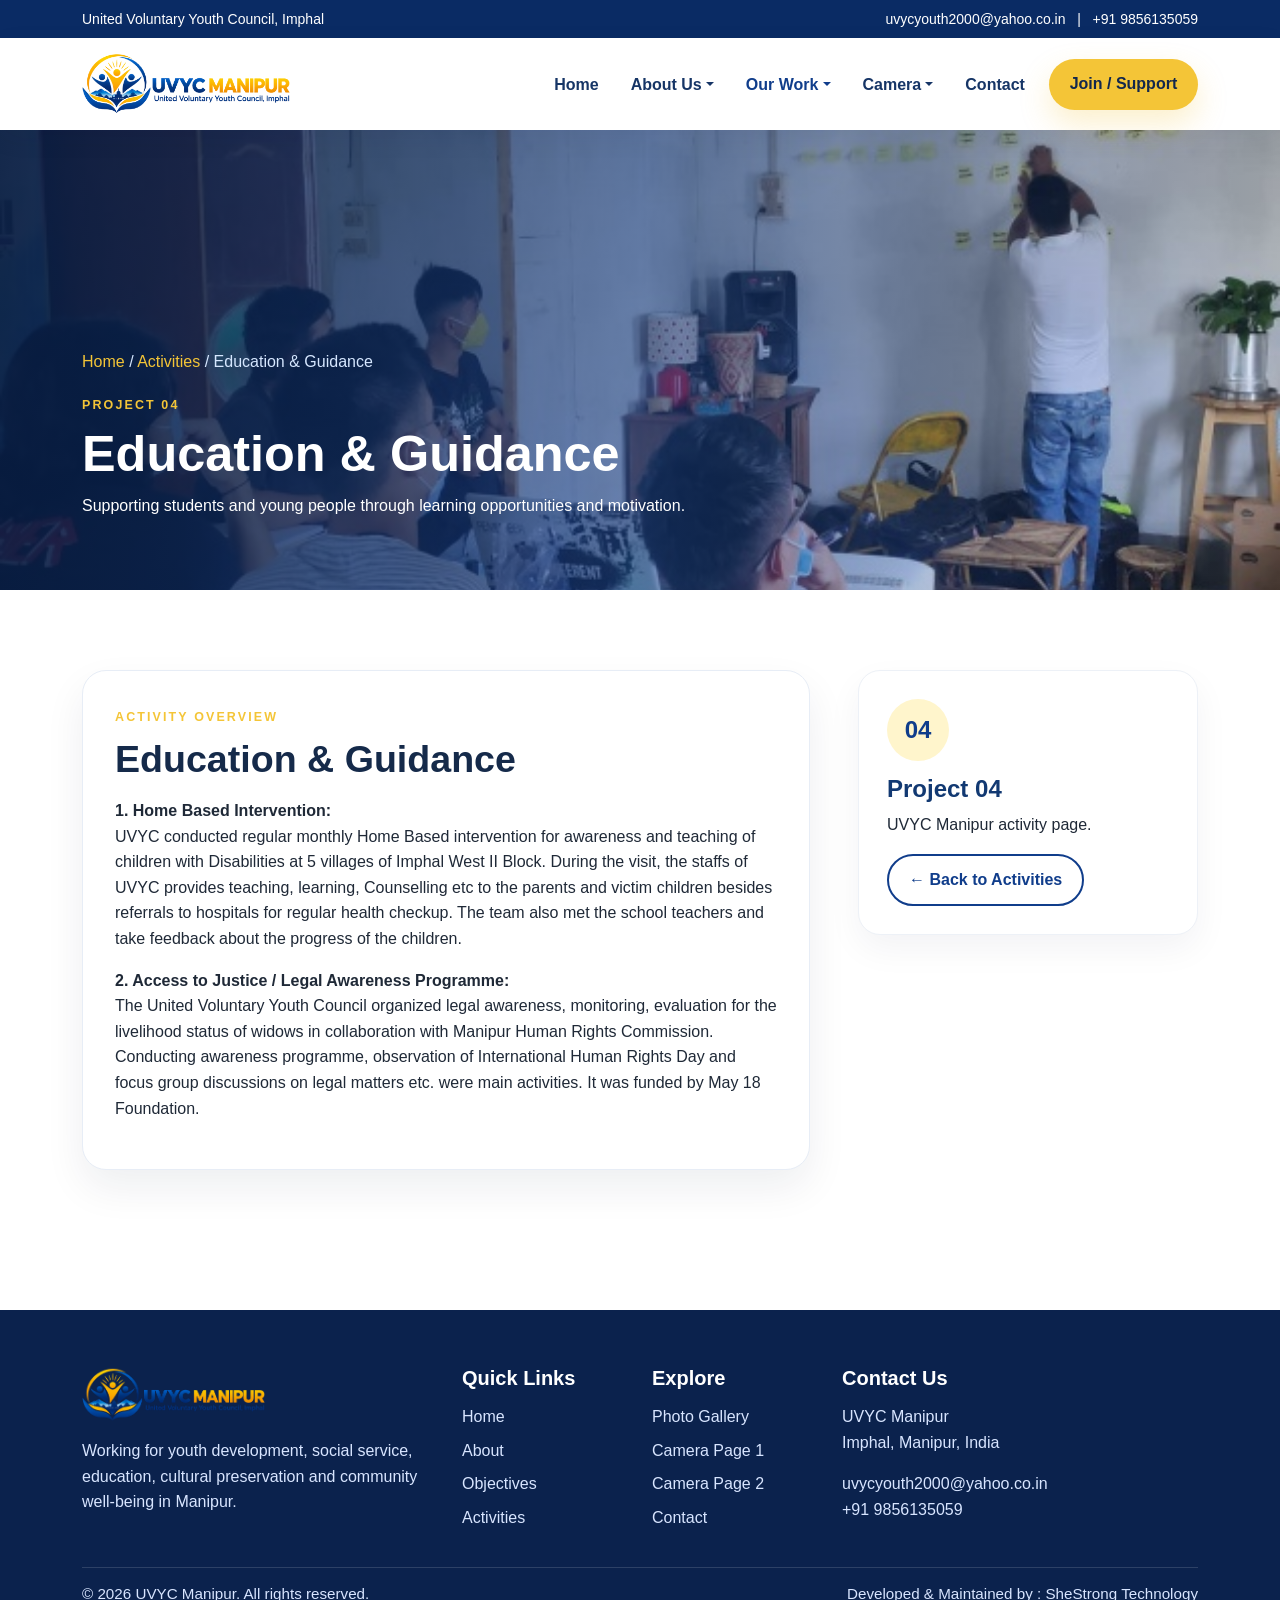
<file: activity-education-guidance.html>
<!doctype html>
<html lang="en">
    <head>
        <title>Education & Guidance | UVYC Manipur</title>
        <meta charset="utf-8" />
        <meta name="viewport" content="width=device-width, initial-scale=1" />
        <link rel="icon" href="assets/images/uvyc-logo.png" />
        <link rel="stylesheet" href="assets/css/bootstrap.min.css" />
        <link rel="stylesheet" href="assets/css/style.css" />
    </head>
    <body>
        <div class="topbar py-2">
            <div class="container d-flex justify-content-between align-items-center flex-wrap gap-2">
                <div>United Voluntary Youth Council, Imphal</div>
                <div>
                    <a href="mailto:uvycyouth2000@yahoo.co.in">uvycyouth2000@yahoo.co.in</a> &nbsp; | &nbsp;
                    <a href="tel:+919856135059">+91 9856135059</a>
                </div>
            </div>
        </div>
        <nav class="navbar navbar-expand-lg sticky-top navbar-light">
            <div class="container">
                <a class="navbar-brand" href="index.html"
                    ><img src="assets/images/uvyc-logo.png" alt="UVYC Manipur"
                /></a>
                <button
                    class="navbar-toggler"
                    type="button"
                    data-bs-toggle="collapse"
                    data-bs-target="#mainNav"
                    aria-controls="mainNav"
                    aria-expanded="false"
                    aria-label="Toggle navigation"
                >
                    <span class="navbar-toggler-icon"></span>
                </button>
                <div class="collapse navbar-collapse" id="mainNav">
                    <ul class="navbar-nav ms-auto align-items-lg-center">
                        <li class="nav-item"><a class="nav-link" href="index.html">Home</a></li>
                        <li class="nav-item dropdown">
                            <a
                                class="nav-link dropdown-toggle"
                                href="#"
                                id="aboutDropdown"
                                role="button"
                                data-bs-toggle="dropdown"
                                aria-expanded="false"
                                >About Us</a
                            >
                            <ul class="dropdown-menu" aria-labelledby="aboutDropdown">
                                <li><a class="dropdown-item" href="about.html">About UVYC</a></li>
                                <li><a class="dropdown-item" href="objectives.html">Our Objectives</a></li>
                            </ul>
                        </li>
                        <li class="nav-item dropdown">
                            <a
                                class="nav-link dropdown-toggle active"
                                href="#"
                                id="workDropdown"
                                role="button"
                                data-bs-toggle="dropdown"
                                aria-expanded="false"
                                >Our Work</a
                            >
                            <ul class="dropdown-menu" aria-labelledby="workDropdown">
                                <li>
                                    <a class="dropdown-item active" href="activities.html">Activities &amp; Projects</a>
                                </li>
                                <li><a class="dropdown-item" href="gallery.html">Photo Gallery</a></li>
                            </ul>
                        </li>
                        <li class="nav-item dropdown">
                            <a
                                class="nav-link dropdown-toggle"
                                href="#"
                                id="cameraDropdown"
                                role="button"
                                data-bs-toggle="dropdown"
                                aria-expanded="false"
                                >Camera</a
                            >
                            <ul class="dropdown-menu" aria-labelledby="cameraDropdown">
                                <li><a class="dropdown-item" href="camera-page-1.html">IRCA</a></li>
                                <li><a class="dropdown-item" href="camera-page-2.html">ODIC</a></li>
                            </ul>
                        </li>
                        <li class="nav-item"><a class="nav-link" href="contact.html">Contact</a></li>
                        <li class="nav-item ms-lg-2"><a class="btn btn-uvyc" href="contact.html">Join / Support</a></li>
                    </ul>
                </div>
            </div>
        </nav>
        <section class="activity-detail-hero">
            <img src="assets/images/2.jpg" alt="Education & Guidance" />
            <div class="container">
                <div class="breadcrumb-min mb-3">
                    <a href="index.html">Home</a> / <a href="activities.html">Activities</a> / Education & Guidance
                </div>
                <div class="eyebrow">Project 04</div>
                <h1 class="mt-2">Education & Guidance</h1>
                <p class="mb-0 col-lg-7">
                    Supporting students and young people through learning opportunities and motivation.
                </p>
            </div>
        </section>
        <section class="section">
            <div class="container">
                <div class="row g-5 align-items-start">
                    <div class="col-lg-8">
                        <div class="activity-detail-copy">
                            <div class="eyebrow">Activity Overview</div>
                            <h2 class="section-title mt-2">Education & Guidance</h2>
                            <p>
								<strong>1. Home Based Intervention: </strong><br />
								UVYC conducted regular monthly Home Based intervention for awareness and teaching of children with Disabilities at 5
								villages of Imphal West II Block. During the visit, the staffs of UVYC provides teaching, learning, Counselling etc
								to the parents and victim children besides referrals to hospitals for regular health checkup. The team also met the
								school teachers and take feedback about the progress of the children.&nbsp;
							</p>
							<p>
								<strong>2. Access to Justice / Legal Awareness Programme:</strong><br />
								The United Voluntary Youth Council organized legal awareness, monitoring, evaluation for the livelihood status of
								widows in collaboration with Manipur Human Rights Commission. Conducting awareness programme, observation of
								International Human Rights Day and focus group discussions on legal matters etc. were main activities. It was funded
								by May 18 Foundation. &nbsp;&nbsp;
							</p>

                        </div>
                    </div>
                    <div class="col-lg-4">
                        <div class="info-box">
                            <div class="icon-badge">04</div>
                            <h4>Project 04</h4>
                            <p class="mb-3">UVYC Manipur activity page.</p>
                            <a href="activities.html" class="btn btn-uvyc-outline">← Back to Activities</a>
                        </div>
                    </div>
                </div>
            </div>
        </section>
        
        <footer class="footer">
            <div class="container">
                <div class="row g-4">
                    <div class="col-lg-4">
                        <img src="assets/images/uvyc-logo.png" alt="UVYC" class="logo" />
                        <p>
                            Working for youth development, social service, education, cultural preservation and
                            community well-being in Manipur.
                        </p>
                    </div>
                    <div class="col-6 col-lg-2">
                        <h5>Quick Links</h5>
                        <p class="mb-2"><a href="index.html">Home</a></p>
                        <p class="mb-2"><a href="about.html">About</a></p>
                        <p class="mb-2"><a href="objectives.html">Objectives</a></p>
                        <p class="mb-2"><a href="activities.html">Activities</a></p>
                    </div>
                    <div class="col-6 col-lg-2">
                        <h5>Explore</h5>
                        <p class="mb-2"><a href="gallery.html">Photo Gallery</a></p>
                        <p class="mb-2"><a href="camera-page-1.html">Camera Page 1</a></p>
                        <p class="mb-2"><a href="camera-page-2.html">Camera Page 2</a></p>
                        <p class="mb-2"><a href="contact.html">Contact</a></p>
                    </div>
                    <div class="col-lg-4">
                        <h5>Contact Us</h5>
                        <p>UVYC Manipur<br />Imphal, Manipur, India</p>
                        <p class="mb-0">
                            <a href="mailto:uvycyouth2000@yahoo.co.in">uvycyouth2000@yahoo.co.in</a><br /><a
                                href="tel:+919856135059"
                                >+91 9856135059</a
                            >
                        </p>
                    </div>
                </div>
                <div class="copyright">
                    <span>© <span id="year"></span> UVYC Manipur. All rights reserved.</span
                    ><span class="credit"
                        >Developed &amp; Maintained by :
                        <a href="https://shestrong.in/" target="_blank" rel="noopener">SheStrong Technology</a></span
                    >
                </div>
            </div>
        </footer>
        <script src="assets/js/bootstrap.bundle.min.js"></script>
        <script src="assets/js/site.js"></script>
    </body>
</html>
</file>
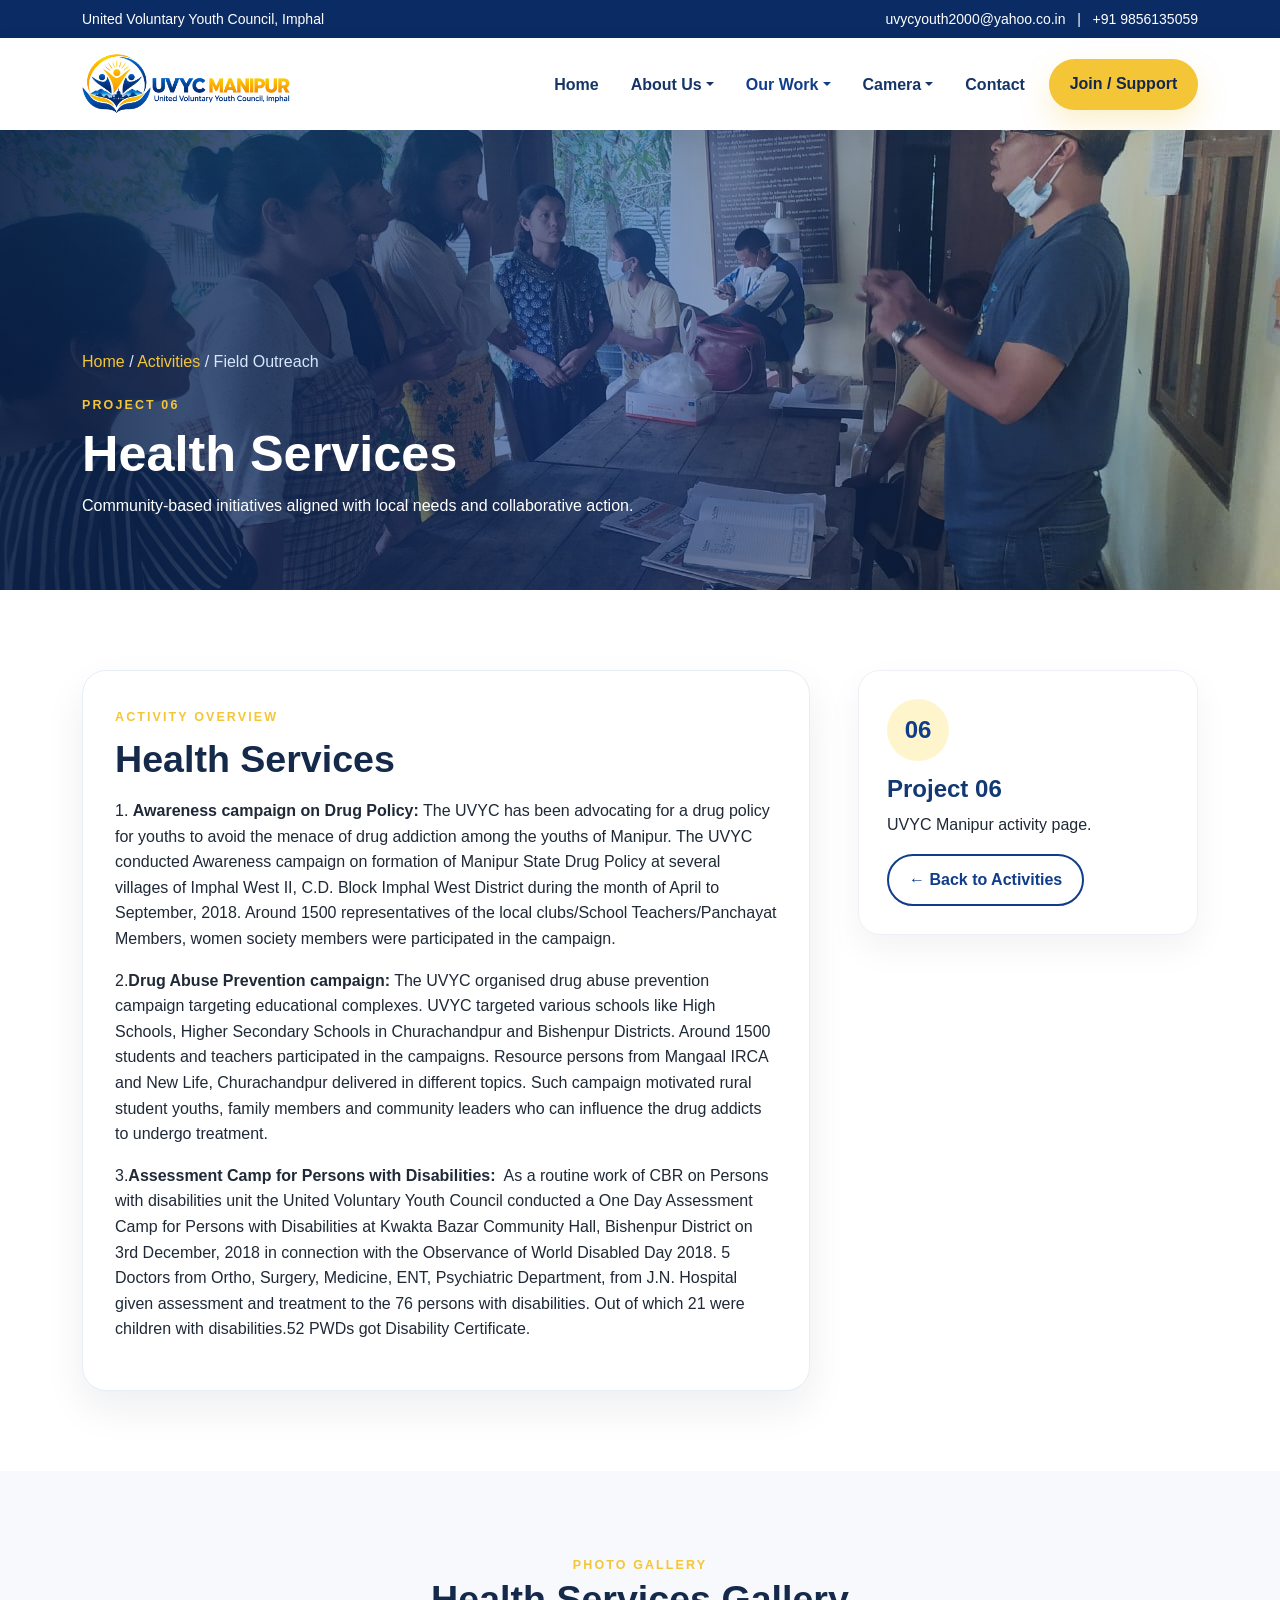
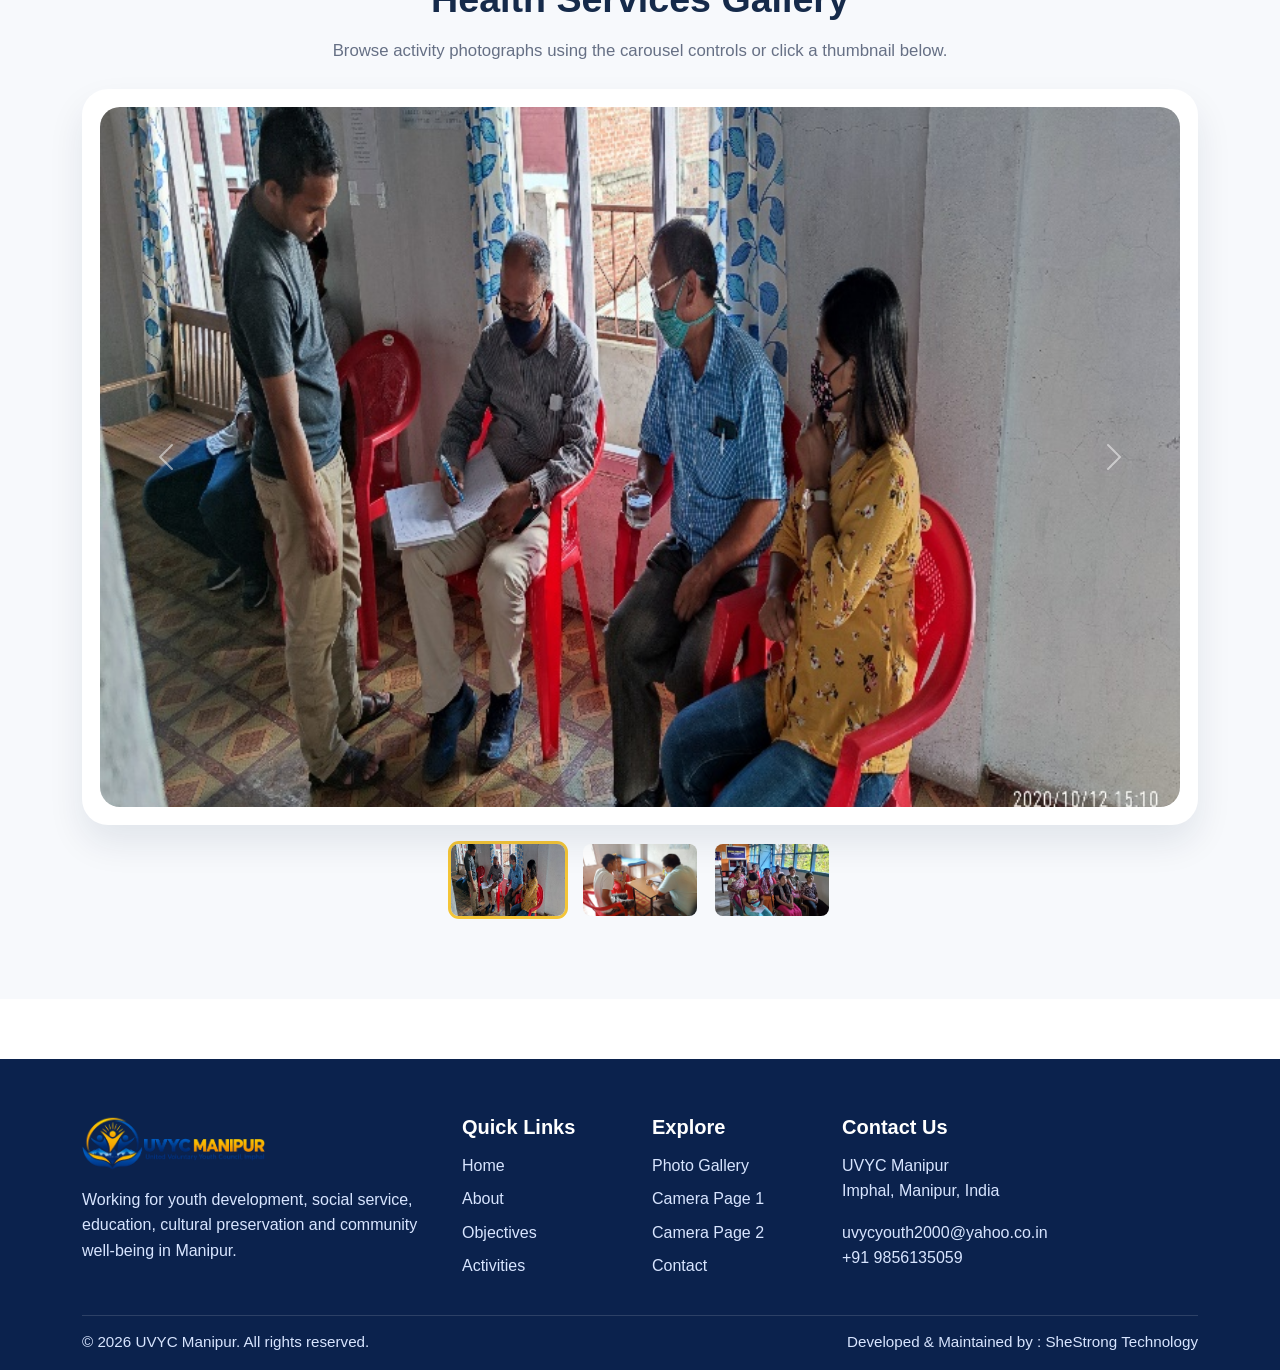
<file: activity-field-outreach.html>
<!doctype html>
<html lang="en">
    <head>
        <title>Field Outreach | UVYC Manipur</title>
        <meta charset="utf-8" />
        <meta name="viewport" content="width=device-width, initial-scale=1" />
        <link rel="icon" href="assets/images/uvyc-logo.png" />
        <link rel="stylesheet" href="assets/css/bootstrap.min.css" />
        <link rel="stylesheet" href="assets/css/style.css" />
    </head>
    <body>
        <div class="topbar py-2">
            <div class="container d-flex justify-content-between align-items-center flex-wrap gap-2">
                <div>United Voluntary Youth Council, Imphal</div>
                <div>
                    <a href="mailto:uvycyouth2000@yahoo.co.in">uvycyouth2000@yahoo.co.in</a> &nbsp; | &nbsp;
                    <a href="tel:+919856135059">+91 9856135059</a>
                </div>
            </div>
        </div>
        <nav class="navbar navbar-expand-lg sticky-top navbar-light">
            <div class="container">
                <a class="navbar-brand" href="index.html"
                    ><img src="assets/images/uvyc-logo.png" alt="UVYC Manipur"
                /></a>
                <button
                    class="navbar-toggler"
                    type="button"
                    data-bs-toggle="collapse"
                    data-bs-target="#mainNav"
                    aria-controls="mainNav"
                    aria-expanded="false"
                    aria-label="Toggle navigation"
                >
                    <span class="navbar-toggler-icon"></span>
                </button>
                <div class="collapse navbar-collapse" id="mainNav">
                    <ul class="navbar-nav ms-auto align-items-lg-center">
                        <li class="nav-item"><a class="nav-link" href="index.html">Home</a></li>
                        <li class="nav-item dropdown">
                            <a
                                class="nav-link dropdown-toggle"
                                href="#"
                                id="aboutDropdown"
                                role="button"
                                data-bs-toggle="dropdown"
                                aria-expanded="false"
                                >About Us</a
                            >
                            <ul class="dropdown-menu" aria-labelledby="aboutDropdown">
                                <li><a class="dropdown-item" href="about.html">About UVYC</a></li>
                                <li><a class="dropdown-item" href="objectives.html">Our Objectives</a></li>
                            </ul>
                        </li>
                        <li class="nav-item dropdown">
                            <a
                                class="nav-link dropdown-toggle active"
                                href="#"
                                id="workDropdown"
                                role="button"
                                data-bs-toggle="dropdown"
                                aria-expanded="false"
                                >Our Work</a
                            >
                            <ul class="dropdown-menu" aria-labelledby="workDropdown">
                                <li>
                                    <a class="dropdown-item active" href="activities.html">Activities &amp; Projects</a>
                                </li>
                                <li><a class="dropdown-item" href="gallery.html">Photo Gallery</a></li>
                            </ul>
                        </li>
                        <li class="nav-item dropdown">
                            <a
                                class="nav-link dropdown-toggle"
                                href="#"
                                id="cameraDropdown"
                                role="button"
                                data-bs-toggle="dropdown"
                                aria-expanded="false"
                                >Camera</a
                            >
                            <ul class="dropdown-menu" aria-labelledby="cameraDropdown">
                                <li><a class="dropdown-item" href="camera-page-1.html">IRCA</a></li>
                                <li><a class="dropdown-item" href="camera-page-2.html">ODIC</a></li>
                            </ul>
                        </li>
                        <li class="nav-item"><a class="nav-link" href="contact.html">Contact</a></li>
                        <li class="nav-item ms-lg-2"><a class="btn btn-uvyc" href="contact.html">Join / Support</a></li>
                    </ul>
                </div>
            </div>
        </nav>
        <section class="activity-detail-hero">
            <img src="assets/images/counselling.jpg" alt="Field Outreach" />
            <div class="container">
                <div class="breadcrumb-min mb-3">
                    <a href="index.html">Home</a> / <a href="activities.html">Activities</a> / Field Outreach
                </div>
                <div class="eyebrow">Project 06</div>
                <h1 class="mt-2">Health Services</h1>
                <p class="mb-0 col-lg-7">
                    Community-based initiatives aligned with local needs and collaborative action.
                </p>
            </div>
        </section>
        <section class="section">
            <div class="container">
                <div class="row g-5 align-items-start">
                    <div class="col-lg-8">
                        <div class="activity-detail-copy">
                            <div class="eyebrow">Activity Overview</div>
                            <h2 class="section-title mt-2">Health Services</h2>
                            <p>
								1. <strong>Awareness campaign on Drug Policy:</strong> The UVYC has been advocating for a drug policy for youths to
								avoid the menace of drug addiction among the youths of Manipur. The UVYC conducted Awareness campaign on formation
								of Manipur State Drug Policy at several villages of Imphal West II, C.D. Block Imphal West District during the month
								of April to September, 2018. Around 1500 representatives of the local clubs/School Teachers/Panchayat Members, women
								society members were participated in the campaign.&nbsp;
							</p>
							<p>
								2.<strong>Drug Abuse Prevention campaign:</strong> The UVYC organised drug abuse prevention campaign targeting
								educational complexes. UVYC targeted various schools like High Schools, Higher Secondary Schools in Churachandpur
								and Bishenpur Districts. Around 1500 students and teachers participated in the campaigns. Resource persons from
								Mangaal IRCA and New Life, Churachandpur delivered in different topics. Such campaign motivated rural student
								youths, family members and community leaders who can influence the drug addicts to undergo treatment.&nbsp;
							</p>
							<p>
								3.<strong>Assessment Camp for Persons with Disabilities:</strong> &nbsp;As a routine work of CBR on Persons with
								disabilities unit the United Voluntary Youth Council conducted a One Day Assessment Camp for Persons with
								Disabilities at Kwakta Bazar Community Hall, Bishenpur District on 3rd December, 2018 in connection with the
								Observance of World Disabled Day 2018. 5 Doctors from Ortho, Surgery, Medicine, ENT, Psychiatric Department, from
								J.N. Hospital given assessment and treatment to the 76 persons with disabilities. Out of which 21 were children with
								disabilities.52 PWDs got Disability Certificate. &nbsp;
							</p>

                        </div>
                    </div>
                    <div class="col-lg-4">
                        <div class="info-box">
                            <div class="icon-badge">06</div>
                            <h4>Project 06</h4>
                            <p class="mb-3">UVYC Manipur activity page.</p>
                            <a href="activities.html" class="btn btn-uvyc-outline">← Back to Activities</a>
                        </div>
                    </div>
                </div>
            </div>
        </section>
        <section class="section activity-gallery">
            <div class="container">
                <div class="text-center mb-4">
                    <div class="eyebrow">Photo Gallery</div>
                    <h2 class="section-title">Health Services Gallery</h2>
                    <p class="section-subtitle mx-auto">
                        Browse activity photographs using the carousel controls or click a thumbnail below.
                    </p>
                </div>
                <div id="activityGallery6" class="carousel slide gallery-frame" data-bs-ride="false">
                    <div class="carousel-inner">
                        <div class="carousel-item active">
                            <img src="assets/images/4.jpg" alt="Field Outreach gallery image 1" />
                        </div>
                        <div class="carousel-item">
                            <img src="assets/images/5.jpg" alt="Field Outreach gallery image 2" />
                        </div>
                        <div class="carousel-item">
                            <img src="assets/images/7.jpg" alt="Field Outreach gallery image 3" />
                        </div>
                    </div>
                    <button
                        class="carousel-control-prev"
                        type="button"
                        data-bs-target="#activityGallery6"
                        data-bs-slide="prev"
                    >
                        <span class="carousel-control-prev-icon"></span></button
                    ><button
                        class="carousel-control-next"
                        type="button"
                        data-bs-target="#activityGallery6"
                        data-bs-slide="next"
                    >
                        <span class="carousel-control-next-icon"></span>
                    </button>
                </div>
                <div class="activity-gallery-thumbs">
                    <button
                        class="thumb-btn active"
                        type="button"
                        data-bs-target="#activityGallery6"
                        data-bs-slide-to="0"
                        aria-label="Show image 1"
                    >
                        <img src="assets/images/4.jpg" alt="Field Outreach thumbnail 1" /></button
                    ><button
                        class="thumb-btn"
                        type="button"
                        data-bs-target="#activityGallery6"
                        data-bs-slide-to="1"
                        aria-label="Show image 2"
                    >
                        <img src="assets/images/5.jpg" alt="Field Outreach thumbnail 2" /></button
                    ><button
                        class="thumb-btn"
                        type="button"
                        data-bs-target="#activityGallery6"
                        data-bs-slide-to="2"
                        aria-label="Show image 3"
                    >
                        <img src="assets/images/7.jpg" alt="Field Outreach thumbnail 3" /></button
                    >
                </div>
            </div>
        </section>
        <footer class="footer">
            <div class="container">
                <div class="row g-4">
                    <div class="col-lg-4">
                        <img src="assets/images/uvyc-logo.png" alt="UVYC" class="logo" />
                        <p>
                            Working for youth development, social service, education, cultural preservation and
                            community well-being in Manipur.
                        </p>
                    </div>
                    <div class="col-6 col-lg-2">
                        <h5>Quick Links</h5>
                        <p class="mb-2"><a href="index.html">Home</a></p>
                        <p class="mb-2"><a href="about.html">About</a></p>
                        <p class="mb-2"><a href="objectives.html">Objectives</a></p>
                        <p class="mb-2"><a href="activities.html">Activities</a></p>
                    </div>
                    <div class="col-6 col-lg-2">
                        <h5>Explore</h5>
                        <p class="mb-2"><a href="gallery.html">Photo Gallery</a></p>
                        <p class="mb-2"><a href="camera-page-1.html">Camera Page 1</a></p>
                        <p class="mb-2"><a href="camera-page-2.html">Camera Page 2</a></p>
                        <p class="mb-2"><a href="contact.html">Contact</a></p>
                    </div>
                    <div class="col-lg-4">
                        <h5>Contact Us</h5>
                        <p>UVYC Manipur<br />Imphal, Manipur, India</p>
                        <p class="mb-0">
                            <a href="mailto:uvycyouth2000@yahoo.co.in">uvycyouth2000@yahoo.co.in</a><br /><a
                                href="tel:+919856135059"
                                >+91 9856135059</a
                            >
                        </p>
                    </div>
                </div>
                <div class="copyright">
                    <span>© <span id="year"></span> UVYC Manipur. All rights reserved.</span
                    ><span class="credit"
                        >Developed &amp; Maintained by :
                        <a href="https://shestrong.in/" target="_blank" rel="noopener">SheStrong Technology</a></span
                    >
                </div>
            </div>
        </footer>
        <script src="assets/js/bootstrap.bundle.min.js"></script>
        <script src="assets/js/site.js"></script>
    </body>
</html>
</file>
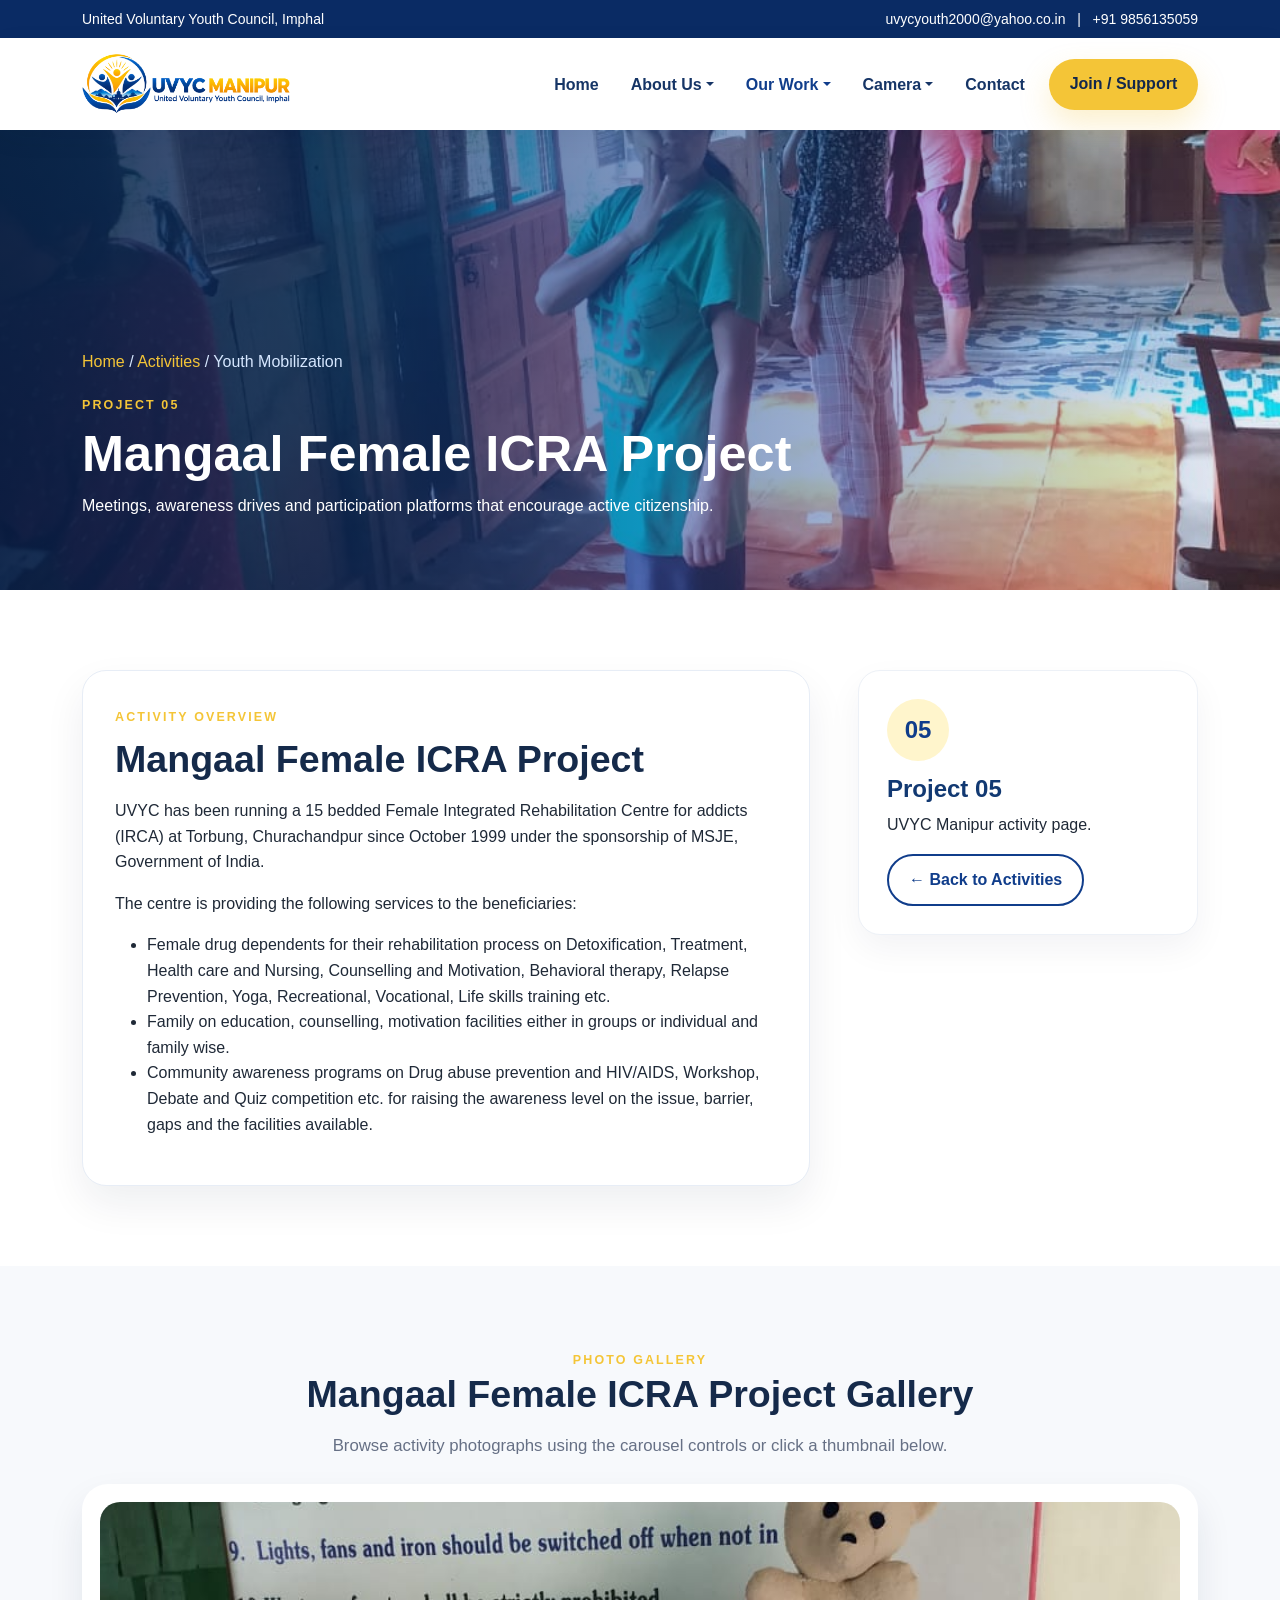
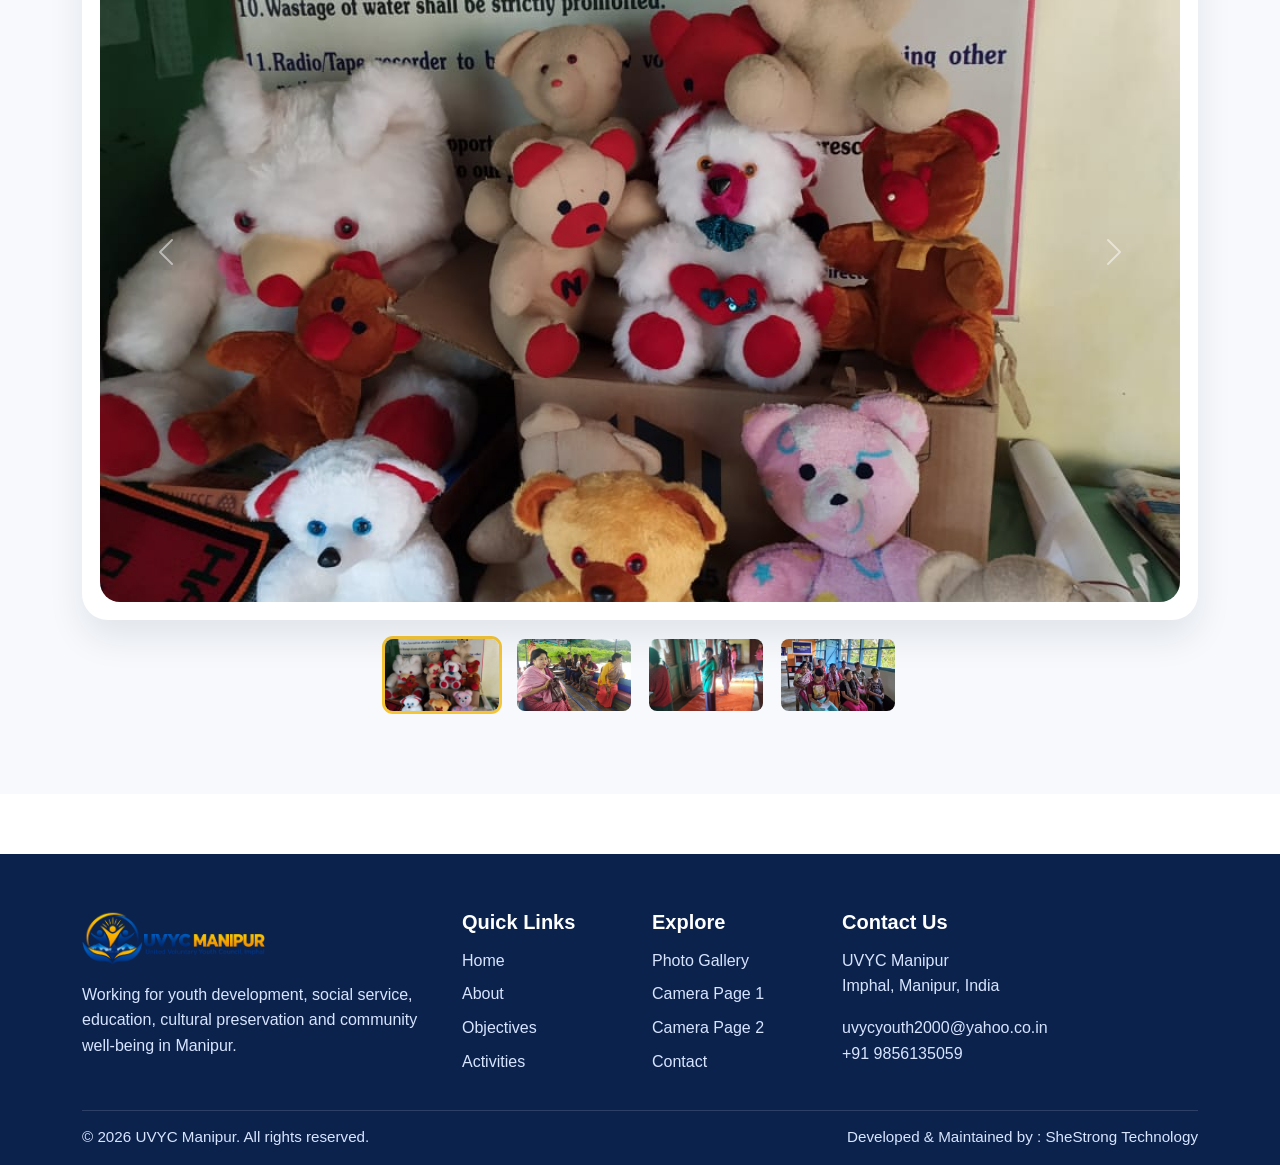
<file: activity-youth-mobilization.html>
<!doctype html>
<html lang="en">
    <head>
        <title>Youth Mobilization | UVYC Manipur</title>
        <meta charset="utf-8" />
        <meta name="viewport" content="width=device-width, initial-scale=1" />
        <link rel="icon" href="assets/images/uvyc-logo.png" />
        <link rel="stylesheet" href="assets/css/bootstrap.min.css" />
        <link rel="stylesheet" href="assets/css/style.css" />
    </head>
    <body>
        <div class="topbar py-2">
            <div class="container d-flex justify-content-between align-items-center flex-wrap gap-2">
                <div>United Voluntary Youth Council, Imphal</div>
                <div>
                    <a href="mailto:uvycyouth2000@yahoo.co.in">uvycyouth2000@yahoo.co.in</a> &nbsp; | &nbsp;
                    <a href="tel:+919856135059">+91 9856135059</a>
                </div>
            </div>
        </div>
        <nav class="navbar navbar-expand-lg sticky-top navbar-light">
            <div class="container">
                <a class="navbar-brand" href="index.html"
                    ><img src="assets/images/uvyc-logo.png" alt="UVYC Manipur"
                /></a>
                <button
                    class="navbar-toggler"
                    type="button"
                    data-bs-toggle="collapse"
                    data-bs-target="#mainNav"
                    aria-controls="mainNav"
                    aria-expanded="false"
                    aria-label="Toggle navigation"
                >
                    <span class="navbar-toggler-icon"></span>
                </button>
                <div class="collapse navbar-collapse" id="mainNav">
                    <ul class="navbar-nav ms-auto align-items-lg-center">
                        <li class="nav-item"><a class="nav-link" href="index.html">Home</a></li>
                        <li class="nav-item dropdown">
                            <a
                                class="nav-link dropdown-toggle"
                                href="#"
                                id="aboutDropdown"
                                role="button"
                                data-bs-toggle="dropdown"
                                aria-expanded="false"
                                >About Us</a
                            >
                            <ul class="dropdown-menu" aria-labelledby="aboutDropdown">
                                <li><a class="dropdown-item" href="about.html">About UVYC</a></li>
                                <li><a class="dropdown-item" href="objectives.html">Our Objectives</a></li>
                            </ul>
                        </li>
                        <li class="nav-item dropdown">
                            <a
                                class="nav-link dropdown-toggle active"
                                href="#"
                                id="workDropdown"
                                role="button"
                                data-bs-toggle="dropdown"
                                aria-expanded="false"
                                >Our Work</a
                            >
                            <ul class="dropdown-menu" aria-labelledby="workDropdown">
                                <li>
                                    <a class="dropdown-item active" href="activities.html">Activities &amp; Projects</a>
                                </li>
                                <li><a class="dropdown-item" href="gallery.html">Photo Gallery</a></li>
                            </ul>
                        </li>
                        <li class="nav-item dropdown">
                            <a
                                class="nav-link dropdown-toggle"
                                href="#"
                                id="cameraDropdown"
                                role="button"
                                data-bs-toggle="dropdown"
                                aria-expanded="false"
                                >Camera</a
                            >
                            <ul class="dropdown-menu" aria-labelledby="cameraDropdown">
                                <li><a class="dropdown-item" href="camera-page-1.html">IRCA</a></li>
                                <li><a class="dropdown-item" href="camera-page-2.html">ODIC</a></li>
                            </ul>
                        </li>
                        <li class="nav-item"><a class="nav-link" href="contact.html">Contact</a></li>
                        <li class="nav-item ms-lg-2"><a class="btn btn-uvyc" href="contact.html">Join / Support</a></li>
                    </ul>
                </div>
            </div>
        </nav>
        <section class="activity-detail-hero">
            <img src="assets/images/f1.jpg" alt="Youth Mobilization" />
            <div class="container">
                <div class="breadcrumb-min mb-3">
                    <a href="index.html">Home</a> / <a href="activities.html">Activities</a> / Youth Mobilization
                </div>
                <div class="eyebrow">Project 05</div>
                <h1 class="mt-2">Mangaal Female ICRA Project</h1>
                <p class="mb-0 col-lg-7">
                    Meetings, awareness drives and participation platforms that encourage active citizenship.
                </p>
            </div>
        </section>
        <section class="section">
            <div class="container">
                <div class="row g-5 align-items-start">
                    <div class="col-lg-8">
                        <div class="activity-detail-copy">
                            <div class="eyebrow">Activity Overview</div>
                            <h2 class="section-title mt-2">Mangaal Female ICRA Project</h2>
                            <p>
								UVYC has been running a 15 bedded Female Integrated Rehabilitation Centre for addicts (IRCA) at Torbung,
								Churachandpur since October 1999 under the sponsorship of MSJE, Government of India.&nbsp;
							</p>
							<p>The centre is providing the following services to the beneficiaries: &nbsp;</p>
							<ul>
								<li>
									Female drug dependents for their rehabilitation process on Detoxification, Treatment, Health care and Nursing,
									Counselling and Motivation, Behavioral therapy, Relapse Prevention, Yoga, Recreational, Vocational, Life skills
									training etc.
								</li>
								<li>Family on education, counselling, motivation facilities either in groups or individual and family wise.</li>
								<li>
									Community awareness programs on Drug abuse prevention and HIV/AIDS, Workshop, Debate and Quiz competition etc.
									for raising the awareness level on the issue, barrier, gaps and the facilities available.&nbsp;
								</li>
							</ul>

                        </div>
                    </div>
                    <div class="col-lg-4">
                        <div class="info-box">
                            <div class="icon-badge">05</div>
                            <h4>Project 05</h4>
                            <p class="mb-3">UVYC Manipur activity page.</p>
                            <a href="activities.html" class="btn btn-uvyc-outline">← Back to Activities</a>
                        </div>
                    </div>
                </div>
            </div>
        </section>
        <section class="section activity-gallery">
            <div class="container">
                <div class="text-center mb-4">
                    <div class="eyebrow">Photo Gallery</div>
                    <h2 class="section-title">Mangaal Female ICRA Project Gallery</h2>
                    <p class="section-subtitle mx-auto">
                        Browse activity photographs using the carousel controls or click a thumbnail below.
                    </p>
                </div>
                <div id="activityGallery5" class="carousel slide gallery-frame" data-bs-ride="false">
                    <div class="carousel-inner">
                        <div class="carousel-item active">
                            <img src="assets/images/f2.jpg" alt="Youth Mobilization gallery image 1" />
                        </div>
                        <div class="carousel-item">
                            <img src="assets/images/f3.jpg" alt="Youth Mobilization gallery image 2" />
                        </div>
                        <div class="carousel-item">
                            <img src="assets/images/f1.jpg" alt="Youth Mobilization gallery image 3" />
                        </div>
                        <div class="carousel-item">
                            <img src="assets/images/7.jpg" alt="Youth Mobilization gallery image 4" />
                        </div>
                    </div>
                    <button
                        class="carousel-control-prev"
                        type="button"
                        data-bs-target="#activityGallery5"
                        data-bs-slide="prev"
                    >
                        <span class="carousel-control-prev-icon"></span></button
                    ><button
                        class="carousel-control-next"
                        type="button"
                        data-bs-target="#activityGallery5"
                        data-bs-slide="next"
                    >
                        <span class="carousel-control-next-icon"></span>
                    </button>
                </div>
                <div class="activity-gallery-thumbs">
                    <button
                        class="thumb-btn active"
                        type="button"
                        data-bs-target="#activityGallery5"
                        data-bs-slide-to="0"
                        aria-label="Show image 1"
                    >
                        <img src="assets/images/f2.jpg" alt="Youth Mobilization thumbnail 1" /></button
                    ><button
                        class="thumb-btn"
                        type="button"
                        data-bs-target="#activityGallery5"
                        data-bs-slide-to="1"
                        aria-label="Show image 2"
                    >
                        <img src="assets/images/f3.jpg" alt="Youth Mobilization thumbnail 2" /></button
                    ><button
                        class="thumb-btn"
                        type="button"
                        data-bs-target="#activityGallery5"
                        data-bs-slide-to="2"
                        aria-label="Show image 3"
                    >
                        <img src="assets/images/f1.jpg" alt="Youth Mobilization thumbnail 3" /></button
                    ><button
                        class="thumb-btn"
                        type="button"
                        data-bs-target="#activityGallery5"
                        data-bs-slide-to="3"
                        aria-label="Show image 4"
                    >
                        <img src="assets/images/7.jpg" alt="Youth Mobilization thumbnail 4" />
                    </button>
                </div>
            </div>
        </section>
        <footer class="footer">
            <div class="container">
                <div class="row g-4">
                    <div class="col-lg-4">
                        <img src="assets/images/uvyc-logo.png" alt="UVYC" class="logo" />
                        <p>
                            Working for youth development, social service, education, cultural preservation and
                            community well-being in Manipur.
                        </p>
                    </div>
                    <div class="col-6 col-lg-2">
                        <h5>Quick Links</h5>
                        <p class="mb-2"><a href="index.html">Home</a></p>
                        <p class="mb-2"><a href="about.html">About</a></p>
                        <p class="mb-2"><a href="objectives.html">Objectives</a></p>
                        <p class="mb-2"><a href="activities.html">Activities</a></p>
                    </div>
                    <div class="col-6 col-lg-2">
                        <h5>Explore</h5>
                        <p class="mb-2"><a href="gallery.html">Photo Gallery</a></p>
                        <p class="mb-2"><a href="camera-page-1.html">Camera Page 1</a></p>
                        <p class="mb-2"><a href="camera-page-2.html">Camera Page 2</a></p>
                        <p class="mb-2"><a href="contact.html">Contact</a></p>
                    </div>
                    <div class="col-lg-4">
                        <h5>Contact Us</h5>
                        <p>UVYC Manipur<br />Imphal, Manipur, India</p>
                        <p class="mb-0">
                            <a href="mailto:uvycyouth2000@yahoo.co.in">uvycyouth2000@yahoo.co.in</a><br /><a
                                href="tel:+919856135059"
                                >+91 9856135059</a
                            >
                        </p>
                    </div>
                </div>
                <div class="copyright">
                    <span>© <span id="year"></span> UVYC Manipur. All rights reserved.</span
                    ><span class="credit"
                        >Developed &amp; Maintained by :
                        <a href="https://shestrong.in/" target="_blank" rel="noopener">SheStrong Technology</a></span
                    >
                </div>
            </div>
        </footer>
        <script src="assets/js/bootstrap.bundle.min.js"></script>
        <script src="assets/js/site.js"></script>
    </body>
</html>
</file>
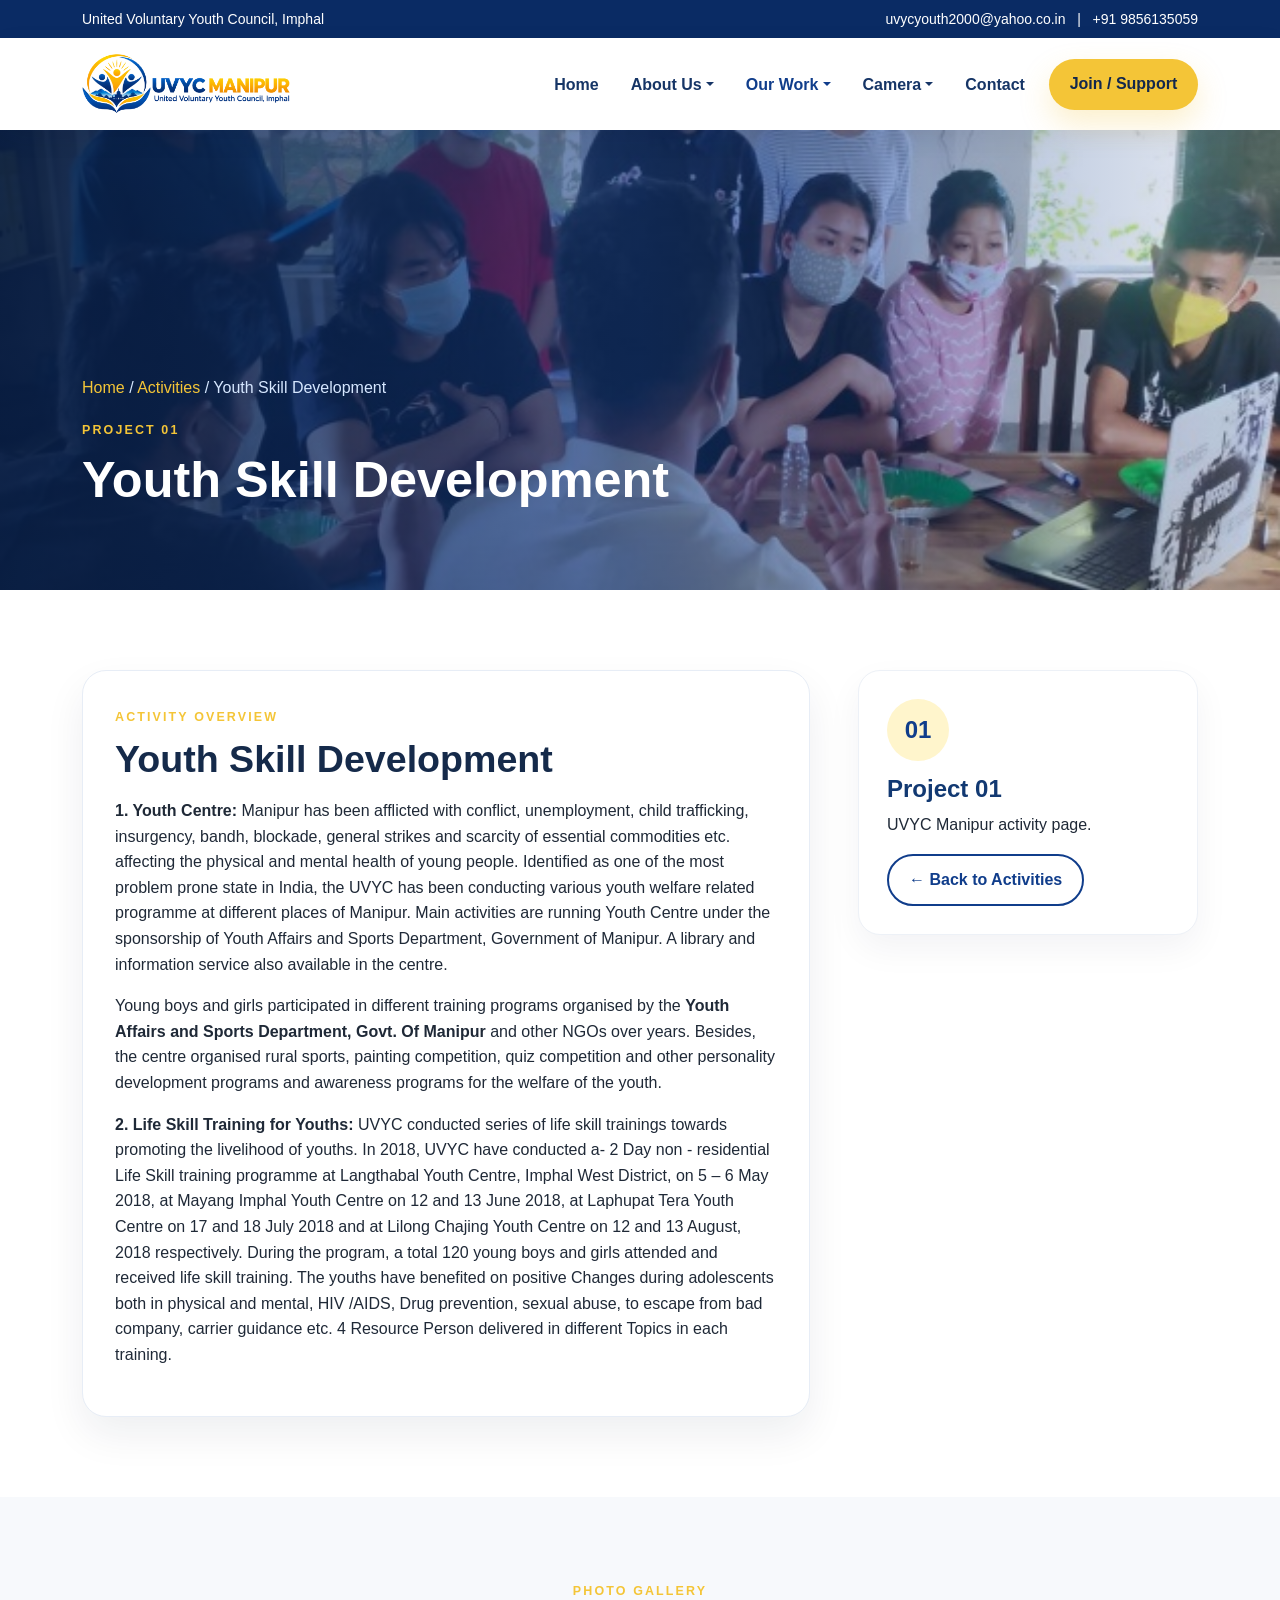
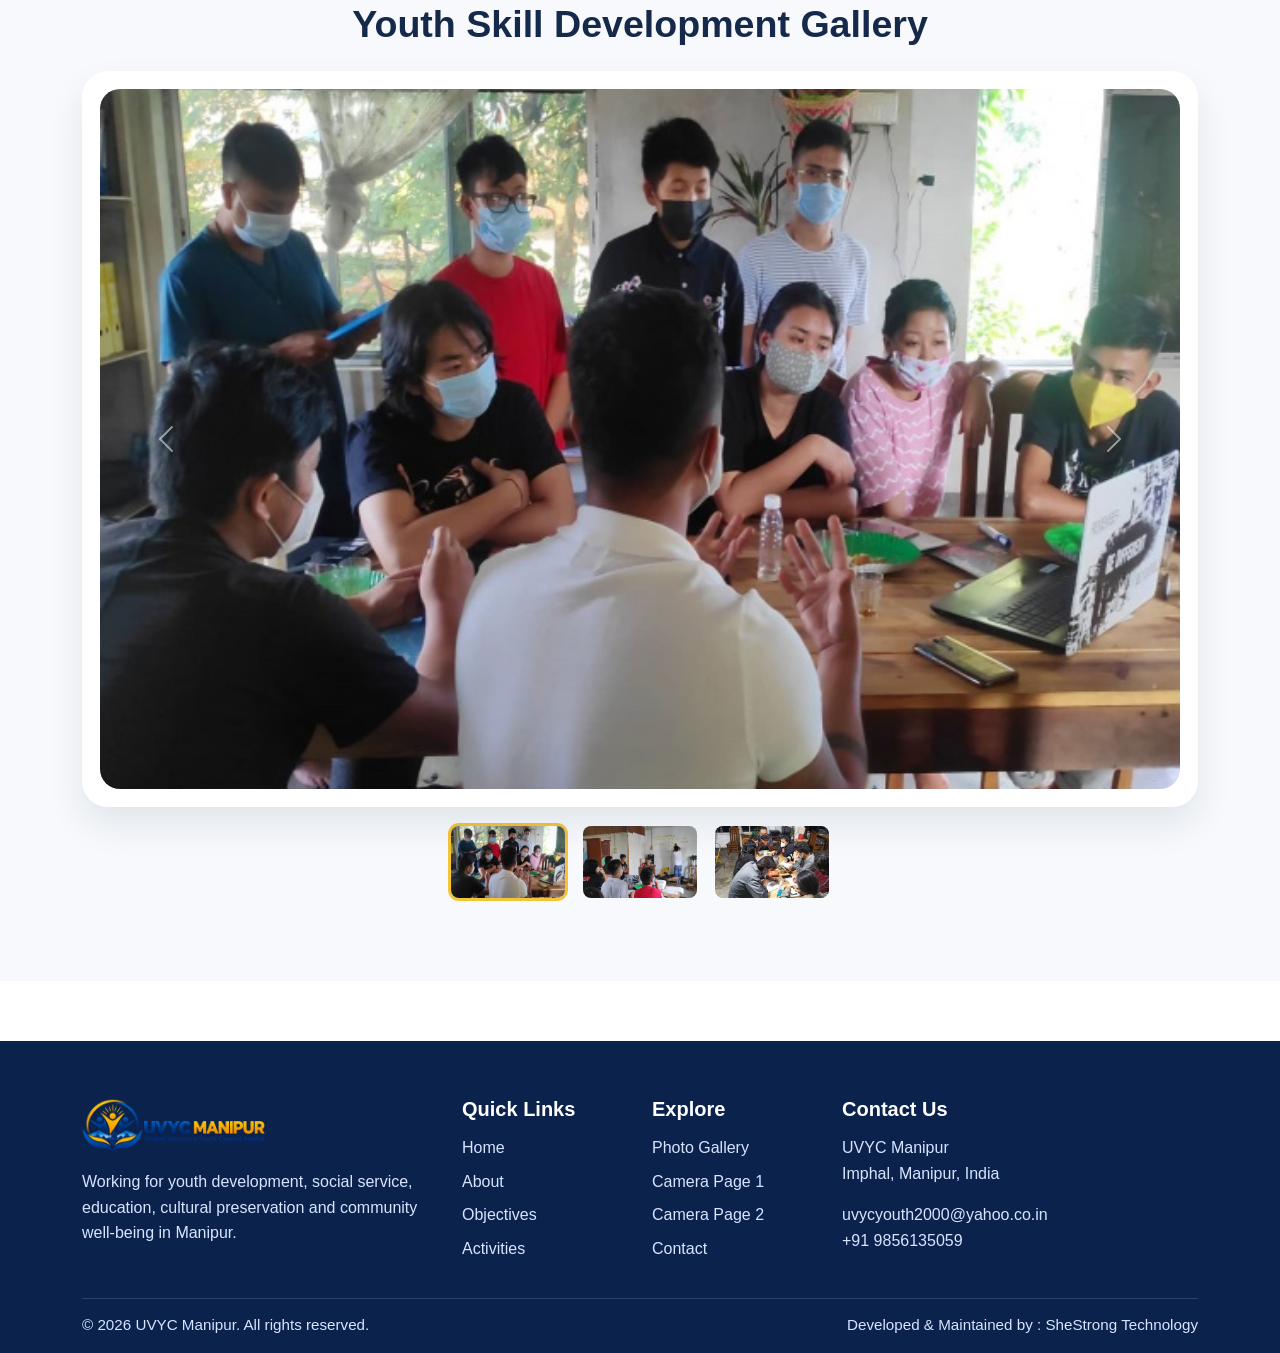
<file: activity-youth-skill-development.html>
<!doctype html>
<html lang="en">
    <head>
        <title>Youth Skill Development | UVYC Manipur</title>
        <meta charset="utf-8" />
        <meta name="viewport" content="width=device-width, initial-scale=1" />
        <link rel="icon" href="assets/images/uvyc-logo.png" />
        <link rel="stylesheet" href="assets/css/bootstrap.min.css" />
        <link rel="stylesheet" href="assets/css/style.css" />
    </head>
    <body>
        <div class="topbar py-2">
            <div class="container d-flex justify-content-between align-items-center flex-wrap gap-2">
                <div>United Voluntary Youth Council, Imphal</div>
                <div>
                    <a href="mailto:uvycyouth2000@yahoo.co.in">uvycyouth2000@yahoo.co.in</a> &nbsp; | &nbsp;
                    <a href="tel:+919856135059">+91 9856135059</a>
                </div>
            </div>
        </div>
        <nav class="navbar navbar-expand-lg sticky-top navbar-light">
            <div class="container">
                <a class="navbar-brand" href="index.html"
                    ><img src="assets/images/uvyc-logo.png" alt="UVYC Manipur"
                /></a>
                <button
                    class="navbar-toggler"
                    type="button"
                    data-bs-toggle="collapse"
                    data-bs-target="#mainNav"
                    aria-controls="mainNav"
                    aria-expanded="false"
                    aria-label="Toggle navigation"
                >
                    <span class="navbar-toggler-icon"></span>
                </button>
                <div class="collapse navbar-collapse" id="mainNav">
                    <ul class="navbar-nav ms-auto align-items-lg-center">
                        <li class="nav-item"><a class="nav-link" href="index.html">Home</a></li>
                        <li class="nav-item dropdown">
                            <a
                                class="nav-link dropdown-toggle"
                                href="#"
                                id="aboutDropdown"
                                role="button"
                                data-bs-toggle="dropdown"
                                aria-expanded="false"
                                >About Us</a
                            >
                            <ul class="dropdown-menu" aria-labelledby="aboutDropdown">
                                <li><a class="dropdown-item" href="about.html">About UVYC</a></li>
                                <li><a class="dropdown-item" href="objectives.html">Our Objectives</a></li>
                            </ul>
                        </li>
                        <li class="nav-item dropdown">
                            <a
                                class="nav-link dropdown-toggle active"
                                href="#"
                                id="workDropdown"
                                role="button"
                                data-bs-toggle="dropdown"
                                aria-expanded="false"
                                >Our Work</a
                            >
                            <ul class="dropdown-menu" aria-labelledby="workDropdown">
                                <li>
                                    <a class="dropdown-item active" href="activities.html">Activities &amp; Projects</a>
                                </li>
                                <li><a class="dropdown-item" href="gallery.html">Photo Gallery</a></li>
                            </ul>
                        </li>
                        <li class="nav-item dropdown">
                            <a
                                class="nav-link dropdown-toggle"
                                href="#"
                                id="cameraDropdown"
                                role="button"
                                data-bs-toggle="dropdown"
                                aria-expanded="false"
                                >Camera</a
                            >
                            <ul class="dropdown-menu" aria-labelledby="cameraDropdown">
                                <li><a class="dropdown-item" href="camera-page-1.html">IRCA</a></li>
                                <li><a class="dropdown-item" href="camera-page-2.html">ODIC</a></li>
                            </ul>
                        </li>
                        <li class="nav-item"><a class="nav-link" href="contact.html">Contact</a></li>
                        <li class="nav-item ms-lg-2"><a class="btn btn-uvyc" href="contact.html">Join / Support</a></li>
                    </ul>
                </div>
            </div>
        </nav>
        <section class="activity-detail-hero">
            <img src="assets/images/1.jpg" alt="Youth Skill Development" />
            <div class="container">
                <div class="breadcrumb-min mb-3">
                    <a href="index.html">Home</a> / <a href="activities.html">Activities</a> / Youth Skill Development
                </div>
                <div class="eyebrow">Project 01</div>
                <h1 class="mt-2">Youth Skill Development</h1>
            </div>
        </section>
        <section class="section">
            <div class="container">
                <div class="row g-5 align-items-start">
                    <div class="col-lg-8">
                        <div class="activity-detail-copy">
                            <div class="eyebrow">Activity Overview</div>
                            <h2 class="section-title mt-2">Youth Skill Development</h2>
                            <p class="mx-auto text-justify">
								<b>1. Youth Centre:</b> Manipur has been afflicted with conflict, unemployment, child trafficking, insurgency, bandh, blockade, general strikes and scarcity of essential commodities etc. affecting the physical and mental health of young people. Identified as one of the most problem prone state in India, the UVYC has been conducting various youth welfare related programme at different places of Manipur. Main activities are running Youth Centre under the sponsorship of Youth Affairs and Sports Department, Government of Manipur. A library and information service also available in the centre.
							</p>
							<p>Young boys and girls participated in different training programs organised by the <b>Youth Affairs and Sports Department, Govt. Of Manipur</b> and other NGOs over years. Besides, the centre organised rural sports, painting competition, quiz competition and other personality development programs and awareness programs for the welfare of the youth. </p>
							<p><b>2. Life Skill Training for Youths:</b> UVYC conducted series of life skill trainings towards promoting the livelihood of youths. In 2018, UVYC have conducted a- 2 Day non - residential Life Skill training programme at Langthabal Youth Centre, Imphal West District, on 5 – 6 May 2018, at Mayang Imphal Youth Centre on 12 and 13 June 2018, at Laphupat Tera Youth Centre on 17 and 18 July 2018 and at Lilong Chajing Youth Centre on 12 and 13 August, 2018 respectively. During the program, a total 120 young boys and girls attended and received life skill training. The youths have benefited on positive Changes during adolescents both in physical and mental, HIV /AIDS, Drug prevention, sexual abuse, to escape from bad company, carrier guidance etc. 4 Resource Person delivered in different Topics in each training.</p>
                        </div>
                    </div>
                    <div class="col-lg-4">
                        <div class="info-box">
                            <div class="icon-badge">01</div>
                            <h4>Project 01</h4>
                            <p class="mb-3">UVYC Manipur activity page.</p>
                            <a href="activities.html" class="btn btn-uvyc-outline">← Back to Activities</a>
                        </div>
                    </div>
                </div>
            </div>
        </section>
        <section class="section activity-gallery">
            <div class="container">
                <div class="text-center mb-4">
                    <div class="eyebrow">Photo Gallery</div>
                    <h2 class="section-title">Youth Skill Development Gallery</h2>
                    
                </div>
                <div id="activityGallery1" class="carousel slide gallery-frame" data-bs-ride="false">
                    <div class="carousel-inner">
                        <div class="carousel-item active">
                            <img src="assets/images/1.jpg" alt="Youth Skill Development gallery image 1" />
                        </div>
                        <div class="carousel-item">
                            <img src="assets/images/2.jpg" alt="Youth Skill Development gallery image 2" />
                        </div>
                        <div class="carousel-item">
                            <img src="assets/images/3.jpg" alt="Youth Skill Development gallery image 3" />
                        </div>
                    </div>
                    <button
                        class="carousel-control-prev"
                        type="button"
                        data-bs-target="#activityGallery1"
                        data-bs-slide="prev"
                    >
                        <span class="carousel-control-prev-icon"></span></button
                    ><button
                        class="carousel-control-next"
                        type="button"
                        data-bs-target="#activityGallery1"
                        data-bs-slide="next"
                    >
                        <span class="carousel-control-next-icon"></span>
                    </button>
                </div>
                <div class="activity-gallery-thumbs">
                    <button
                        class="thumb-btn active"
                        type="button"
                        data-bs-target="#activityGallery1"
                        data-bs-slide-to="0"
                        aria-label="Show image 1"
                    >
                        <img src="assets/images/1.jpg" alt="Youth Skill Development thumbnail 1" /></button
                    ><button
                        class="thumb-btn"
                        type="button"
                        data-bs-target="#activityGallery1"
                        data-bs-slide-to="1"
                        aria-label="Show image 2"
                    >
                        <img src="assets/images/2.jpg" alt="Youth Skill Development thumbnail 2" /></button
                    ><button
                        class="thumb-btn"
                        type="button"
                        data-bs-target="#activityGallery1"
                        data-bs-slide-to="2"
                        aria-label="Show image 3"
                    >
                        <img src="assets/images/3.jpg" alt="Youth Skill Development thumbnail 3" /></button
                    >
                </div>
            </div>
        </section>
        <footer class="footer">
            <div class="container">
                <div class="row g-4">
                    <div class="col-lg-4">
                        <img src="assets/images/uvyc-logo.png" alt="UVYC" class="logo" />
                        <p>
                            Working for youth development, social service, education, cultural preservation and
                            community well-being in Manipur.
                        </p>
                    </div>
                    <div class="col-6 col-lg-2">
                        <h5>Quick Links</h5>
                        <p class="mb-2"><a href="index.html">Home</a></p>
                        <p class="mb-2"><a href="about.html">About</a></p>
                        <p class="mb-2"><a href="objectives.html">Objectives</a></p>
                        <p class="mb-2"><a href="activities.html">Activities</a></p>
                    </div>
                    <div class="col-6 col-lg-2">
                        <h5>Explore</h5>
                        <p class="mb-2"><a href="gallery.html">Photo Gallery</a></p>
                        <p class="mb-2"><a href="camera-page-1.html">Camera Page 1</a></p>
                        <p class="mb-2"><a href="camera-page-2.html">Camera Page 2</a></p>
                        <p class="mb-2"><a href="contact.html">Contact</a></p>
                    </div>
                    <div class="col-lg-4">
                        <h5>Contact Us</h5>
                        <p>UVYC Manipur<br />Imphal, Manipur, India</p>
                        <p class="mb-0">
                            <a href="mailto:uvycyouth2000@yahoo.co.in">uvycyouth2000@yahoo.co.in</a><br /><a
                                href="tel:+919856135059"
                                >+91 9856135059</a
                            >
                        </p>
                    </div>
                </div>
                <div class="copyright">
                    <span>© <span id="year"></span> UVYC Manipur. All rights reserved.</span
                    ><span class="credit"
                        >Developed &amp; Maintained by :
                        <a href="https://shestrong.in/" target="_blank" rel="noopener">SheStrong Technology</a></span
                    >
                </div>
            </div>
        </footer>
        <script src="assets/js/bootstrap.bundle.min.js"></script>
        <script src="assets/js/site.js"></script>
    </body>
</html>
</file>
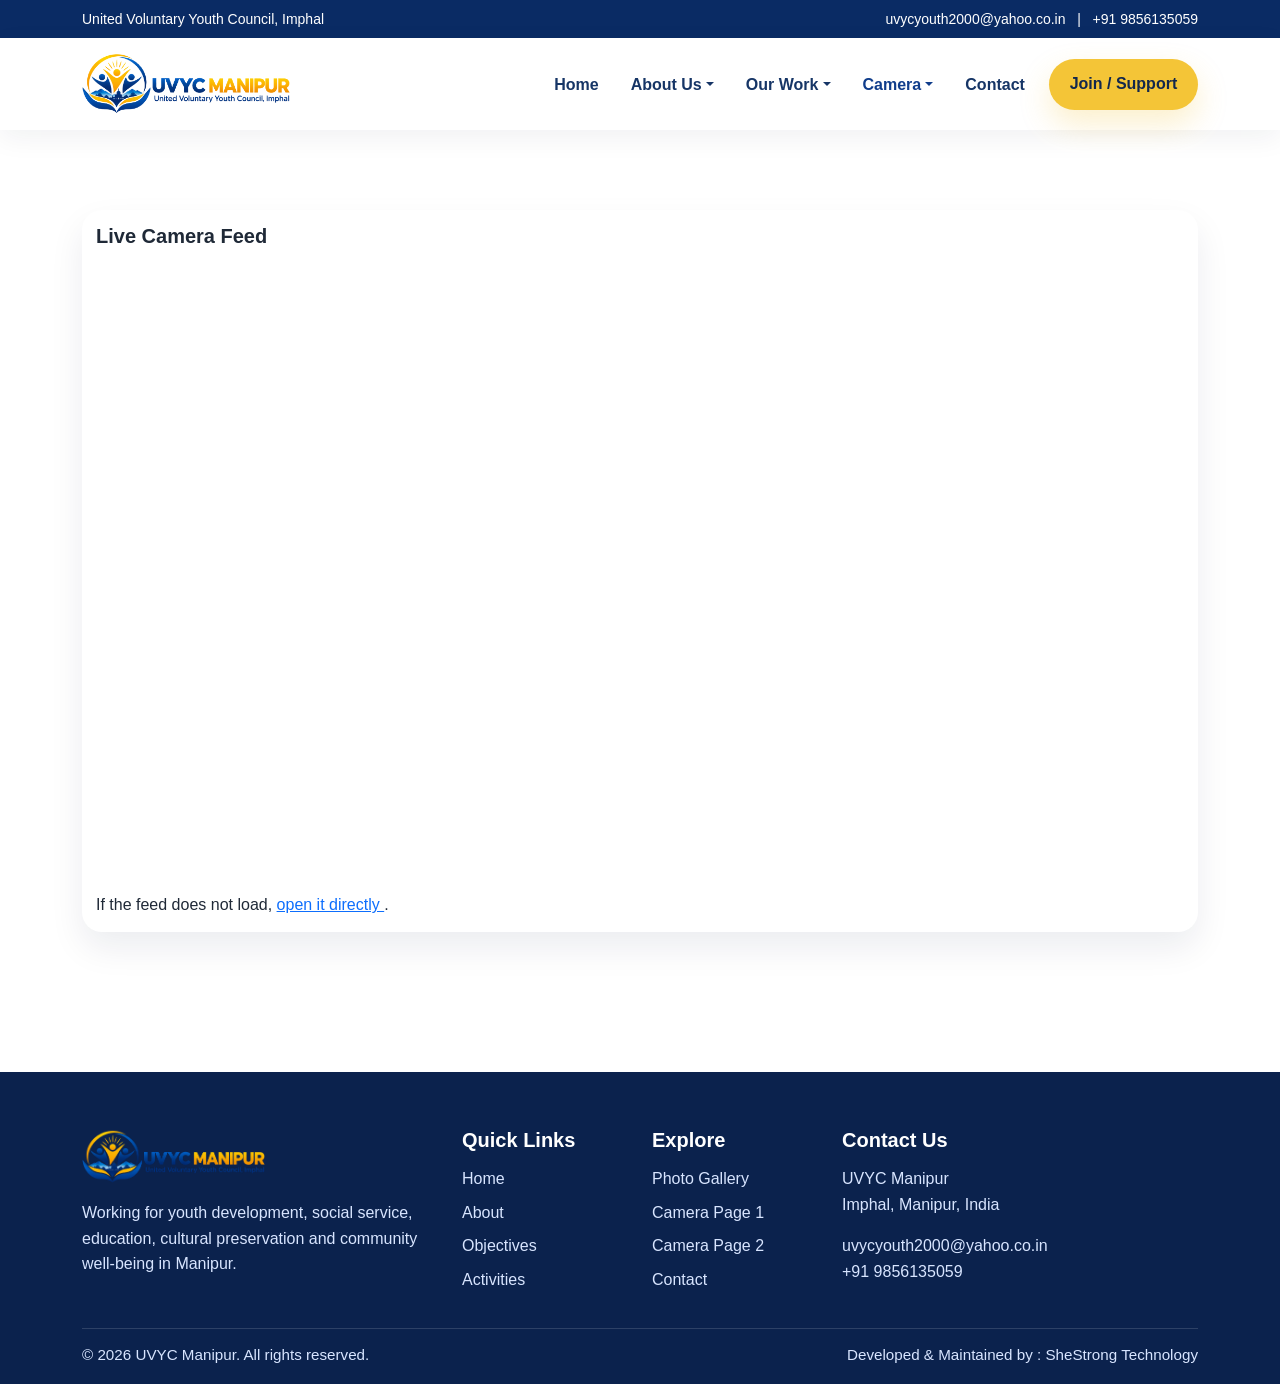
<file: camera-page-1.html>
<!doctype html>
<html lang="en">
    <head>
        <title>Camera Page 1 | UVYC Manipur</title>
        <meta charset="utf-8" />
        <meta name="viewport" content="width=device-width, initial-scale=1" />
        <link rel="icon" href="assets/images/uvyc-logo.png" />
        <link rel="stylesheet" href="assets/css/bootstrap.min.css" />
        <link rel="stylesheet" href="assets/css/style.css" />
    </head>
    <body>
        <div class="topbar py-2">
            <div class="container d-flex justify-content-between align-items-center flex-wrap gap-2">
                <div>United Voluntary Youth Council, Imphal</div>
                <div>
                    <a href="mailto:uvycyouth2000@yahoo.co.in">uvycyouth2000@yahoo.co.in</a> &nbsp; | &nbsp;
                    <a href="tel:+919856135059">+91 9856135059</a>
                </div>
            </div>
        </div>
        <nav class="navbar navbar-expand-lg sticky-top navbar-light">
            <div class="container">
                <a class="navbar-brand" href="index.html"
                    ><img src="assets/images/uvyc-logo.png" alt="UVYC Manipur"
                /></a>
                <button
                    class="navbar-toggler"
                    type="button"
                    data-bs-toggle="collapse"
                    data-bs-target="#mainNav"
                    aria-controls="mainNav"
                    aria-expanded="false"
                    aria-label="Toggle navigation"
                >
                    <span class="navbar-toggler-icon"></span>
                </button>
                <div class="collapse navbar-collapse" id="mainNav">
                    <ul class="navbar-nav ms-auto align-items-lg-center">
                        <li class="nav-item"><a class="nav-link" href="index.html">Home</a></li>
                        <li class="nav-item dropdown">
                            <a
                                class="nav-link dropdown-toggle"
                                href="#"
                                id="aboutDropdown"
                                role="button"
                                data-bs-toggle="dropdown"
                                aria-expanded="false"
                                >About Us</a
                            >
                            <ul class="dropdown-menu" aria-labelledby="aboutDropdown">
                                <li><a class="dropdown-item" href="about.html">About UVYC</a></li>
                                <li><a class="dropdown-item" href="objectives.html">Our Objectives</a></li>
                            </ul>
                        </li>
                        <li class="nav-item dropdown">
                            <a
                                class="nav-link dropdown-toggle"
                                href="#"
                                id="workDropdown"
                                role="button"
                                data-bs-toggle="dropdown"
                                aria-expanded="false"
                                >Our Work</a
                            >
                            <ul class="dropdown-menu" aria-labelledby="workDropdown">
                                <li><a class="dropdown-item" href="activities.html">Activities &amp; Projects</a></li>
                                <li><a class="dropdown-item" href="gallery.html">Photo Gallery</a></li>
                            </ul>
                        </li>
                        <li class="nav-item dropdown">
                            <a
                                class="nav-link dropdown-toggle active"
                                href="#"
                                id="cameraDropdown"
                                role="button"
                                data-bs-toggle="dropdown"
                                aria-expanded="false"
                                >Camera</a
                            >
                            <ul class="dropdown-menu" aria-labelledby="cameraDropdown">
                                <li><a class="dropdown-item active" href="camera-page-1.html">IRCA</a></li>
                                <li><a class="dropdown-item" href="camera-page-2.html">ODIC</a></li>
                            </ul>
                        </li>
                        <li class="nav-item"><a class="nav-link" href="contact.html">Contact</a></li>
                        <li class="nav-item ms-lg-2"><a class="btn btn-uvyc" href="contact.html">Join / Support</a></li>
                    </ul>
                </div>
            </div>
        </nav>
        <div class="camera-protected" data-password="uvyc2026,uvyc1234">
            <div class="camera-content">
                <section class="section">
                    <div class="container">
                        <div class="row g-4 camera-grid">
                            <div class="col-12">
                                <div class="camera-box">
                                    <h5 class="fw-bold mb-3">Live Camera Feed</h5>
                                    <div class="ratio ratio-16x9">
                                        <iframe
                                            src="https://cctv.uvycmn.org.in/embed/22"
                                            title="Live camera feed"
                                            loading="lazy"
                                            allowfullscreen
                                        ></iframe>
                                    </div>
                                    <p class="mt-3 mb-0">
                                        If the feed does not load,
                                        <a href="https://cctv.uvycmn.org.in/embed/22" target="_blank" rel="noopener noreferrer">
                                            open it directly
                                        </a>.
                                    </p>
                                </div>
                            </div>
                        </div>
                    </div>
                </section>
                <footer class="footer">
                    <div class="container">
                        <div class="row g-4">
                            <div class="col-lg-4">
                                <img src="assets/images/uvyc-logo.png" alt="UVYC" class="logo" />
                                <p>
                                    Working for youth development, social service, education, cultural preservation and
                                    community well-being in Manipur.
                                </p>
                            </div>
                            <div class="col-6 col-lg-2">
                                <h5>Quick Links</h5>
                                <p class="mb-2"><a href="index.html">Home</a></p>
                                <p class="mb-2"><a href="about.html">About</a></p>
                                <p class="mb-2"><a href="objectives.html">Objectives</a></p>
                                <p class="mb-2"><a href="activities.html">Activities</a></p>
                            </div>
                            <div class="col-6 col-lg-2">
                                <h5>Explore</h5>
                                <p class="mb-2"><a href="gallery.html">Photo Gallery</a></p>
                                <p class="mb-2"><a href="camera-page-1.html">Camera Page 1</a></p>
                                <p class="mb-2"><a href="camera-page-2.html">Camera Page 2</a></p>
                                <p class="mb-2"><a href="contact.html">Contact</a></p>
                            </div>
                            <div class="col-lg-4">
                                <h5>Contact Us</h5>
                                <p>UVYC Manipur<br />Imphal, Manipur, India</p>
                                <p class="mb-0">
                                    <a href="mailto:uvycyouth2000@yahoo.co.in">uvycyouth2000@yahoo.co.in</a><br /><a
                                        href="tel:+919856135059"
                                        >+91 9856135059</a
                                    >
                                </p>
                            </div>
                        </div>
                        <div class="copyright">
                            <span>© <span id="year"></span> UVYC Manipur. All rights reserved.</span
                            ><span class="credit"
                                >Developed &amp; Maintained by :
                                <a href="https://shestrong.in/" target="_blank" rel="noopener"
                                    >SheStrong Technology</a
                                ></span
                            >
                        </div>
                    </div>
                </footer>
            </div>
        </div>
        <script src="assets/js/bootstrap.bundle.min.js"></script>
        <script src="assets/js/site.js"></script>
    </body>
</html>
</file>
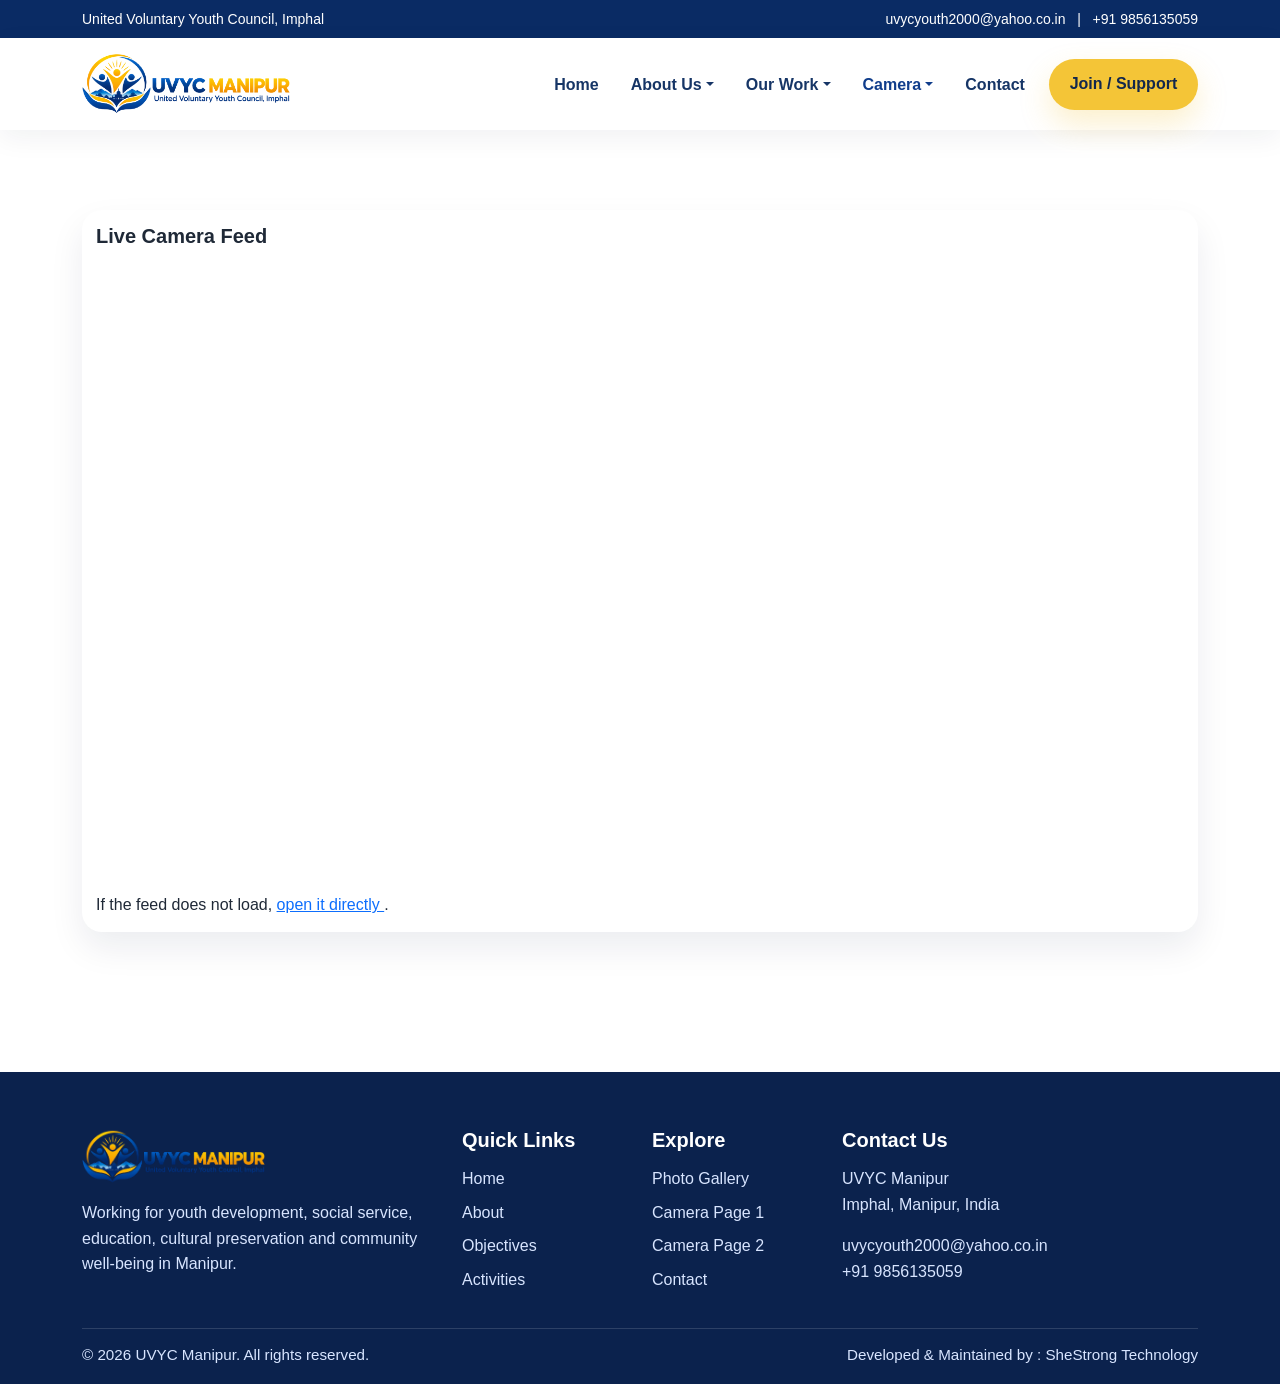
<file: camera-page-2.html>
<!doctype html>
<html lang="en">
    <head>
        <title>Camera Page 2 | UVYC Manipur</title>
        <meta charset="utf-8" />
        <meta name="viewport" content="width=device-width, initial-scale=1" />
        <link rel="icon" href="assets/images/uvyc-logo.png" />
        <link rel="stylesheet" href="assets/css/bootstrap.min.css" />
        <link rel="stylesheet" href="assets/css/style.css" />
    </head>
    <body>
        <div class="topbar py-2">
            <div class="container d-flex justify-content-between align-items-center flex-wrap gap-2">
                <div>United Voluntary Youth Council, Imphal</div>
                <div>
                    <a href="mailto:uvycyouth2000@yahoo.co.in">uvycyouth2000@yahoo.co.in</a> &nbsp; | &nbsp;
                    <a href="tel:+919856135059">+91 9856135059</a>
                </div>
            </div>
        </div>
        <nav class="navbar navbar-expand-lg sticky-top navbar-light">
            <div class="container">
                <a class="navbar-brand" href="index.html"
                    ><img src="assets/images/uvyc-logo.png" alt="UVYC Manipur"
                /></a>
                <button
                    class="navbar-toggler"
                    type="button"
                    data-bs-toggle="collapse"
                    data-bs-target="#mainNav"
                    aria-controls="mainNav"
                    aria-expanded="false"
                    aria-label="Toggle navigation"
                >
                    <span class="navbar-toggler-icon"></span>
                </button>
                <div class="collapse navbar-collapse" id="mainNav">
                    <ul class="navbar-nav ms-auto align-items-lg-center">
                        <li class="nav-item"><a class="nav-link" href="index.html">Home</a></li>
                        <li class="nav-item dropdown">
                            <a
                                class="nav-link dropdown-toggle"
                                href="#"
                                id="aboutDropdown"
                                role="button"
                                data-bs-toggle="dropdown"
                                aria-expanded="false"
                                >About Us</a
                            >
                            <ul class="dropdown-menu" aria-labelledby="aboutDropdown">
                                <li><a class="dropdown-item" href="about.html">About UVYC</a></li>
                                <li><a class="dropdown-item" href="objectives.html">Our Objectives</a></li>
                            </ul>
                        </li>
                        <li class="nav-item dropdown">
                            <a
                                class="nav-link dropdown-toggle"
                                href="#"
                                id="workDropdown"
                                role="button"
                                data-bs-toggle="dropdown"
                                aria-expanded="false"
                                >Our Work</a
                            >
                            <ul class="dropdown-menu" aria-labelledby="workDropdown">
                                <li><a class="dropdown-item" href="activities.html">Activities &amp; Projects</a></li>
                                <li><a class="dropdown-item" href="gallery.html">Photo Gallery</a></li>
                            </ul>
                        </li>
                        <li class="nav-item dropdown">
                            <a
                                class="nav-link dropdown-toggle active"
                                href="#"
                                id="cameraDropdown"
                                role="button"
                                data-bs-toggle="dropdown"
                                aria-expanded="false"
                                >Camera</a
                            >
                            <ul class="dropdown-menu" aria-labelledby="cameraDropdown">
                                <li><a class="dropdown-item" href="camera-page-1.html">IRCA</a></li>
                                <li><a class="dropdown-item active" href="camera-page-2.html">ODIC</a></li>
                            </ul>
                        </li>
                        <li class="nav-item"><a class="nav-link" href="contact.html">Contact</a></li>
                        <li class="nav-item ms-lg-2"><a class="btn btn-uvyc" href="contact.html">Join / Support</a></li>
                    </ul>
                </div>
            </div>
        </nav>
        <div class="camera-protected" data-password="uvyc2026,uvyc1234">
            <div class="camera-content">
                <section class="section">
                    <div class="container">
                        <div class="row g-4 camera-grid">
                            <div class="col-12">
                                <div class="camera-box">
                                    <h5 class="fw-bold mb-3">Live Camera Feed</h5>
                                    <div class="ratio ratio-16x9">
                                        <iframe
                                            src="https://cctv.uvycmn.org.in/embed/21"
                                            title="Live camera feed"
                                            loading="lazy"
                                            allowfullscreen
                                        ></iframe>
                                    </div>
                                    <p class="mt-3 mb-0">
                                        If the feed does not load,
                                        <a href="https://cctv.uvycmn.org.in/embed/21" target="_blank" rel="noopener noreferrer">
                                            open it directly
                                        </a>.
                                    </p>
                                </div>
                            </div>
                        </div>
                    </div>
                </section>
                <footer class="footer">
                    <div class="container">
                        <div class="row g-4">
                            <div class="col-lg-4">
                                <img src="assets/images/uvyc-logo.png" alt="UVYC" class="logo" />
                                <p>
                                    Working for youth development, social service, education, cultural preservation and
                                    community well-being in Manipur.
                                </p>
                            </div>
                            <div class="col-6 col-lg-2">
                                <h5>Quick Links</h5>
                                <p class="mb-2"><a href="index.html">Home</a></p>
                                <p class="mb-2"><a href="about.html">About</a></p>
                                <p class="mb-2"><a href="objectives.html">Objectives</a></p>
                                <p class="mb-2"><a href="activities.html">Activities</a></p>
                            </div>
                            <div class="col-6 col-lg-2">
                                <h5>Explore</h5>
                                <p class="mb-2"><a href="gallery.html">Photo Gallery</a></p>
                                <p class="mb-2"><a href="camera-page-1.html">Camera Page 1</a></p>
                                <p class="mb-2"><a href="camera-page-2.html">Camera Page 2</a></p>
                                <p class="mb-2"><a href="contact.html">Contact</a></p>
                            </div>
                            <div class="col-lg-4">
                                <h5>Contact Us</h5>
                                <p>UVYC Manipur<br />Imphal, Manipur, India</p>
                                <p class="mb-0">
                                    <a href="mailto:uvycyouth2000@yahoo.co.in">uvycyouth2000@yahoo.co.in</a><br /><a
                                        href="tel:+919856135059"
                                        >+91 9856135059</a
                                    >
                                </p>
                            </div>
                        </div>
                        <div class="copyright">
                            <span>© <span id="year"></span> UVYC Manipur. All rights reserved.</span
                            ><span class="credit"
                                >Developed &amp; Maintained by :
                                <a href="https://shestrong.in/" target="_blank" rel="noopener"
                                    >SheStrong Technology</a
                                ></span
                            >
                        </div>
                    </div>
                </footer>
            </div>
        </div>
        <script src="assets/js/bootstrap.bundle.min.js"></script>
        <script src="assets/js/site.js"></script>
    </body>
</html>
</file>
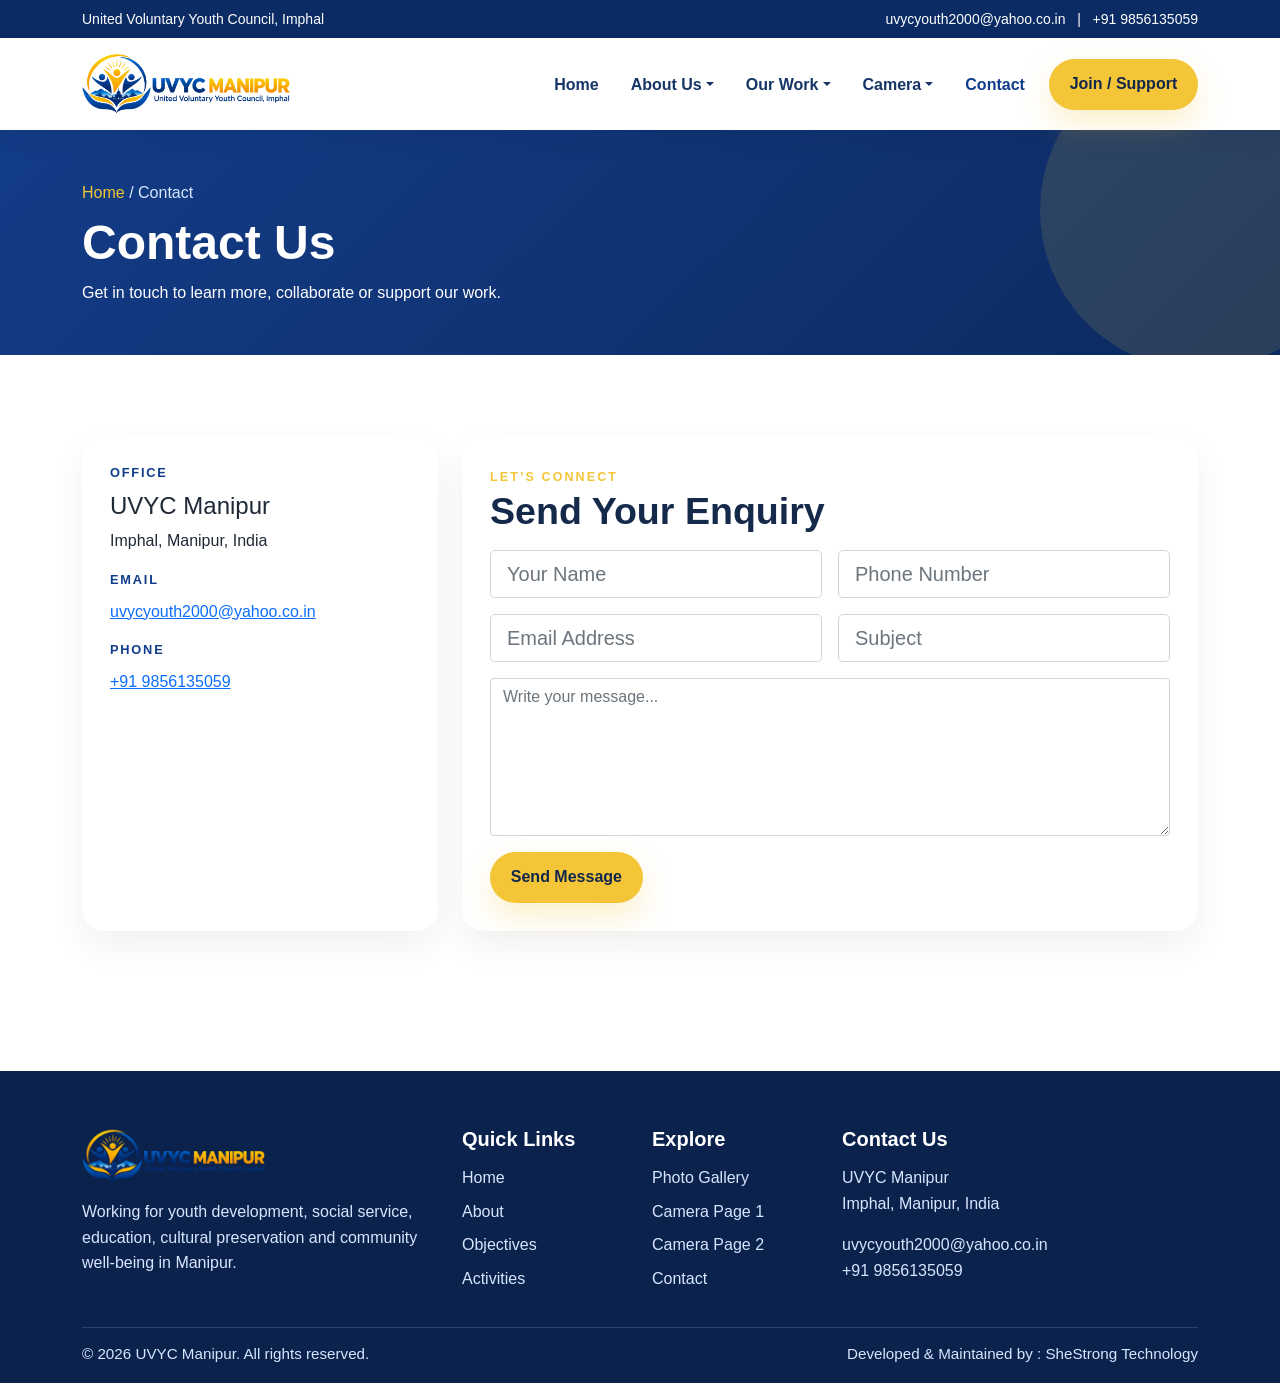
<file: contact.html>
<!doctype html>
<html lang="en">
    <head>
        <title>Contact | UVYC Manipur</title>
        <meta charset="utf-8" />
        <meta name="viewport" content="width=device-width, initial-scale=1" />
        <link rel="icon" href="assets/images/uvyc-logo.png" />
        <link rel="stylesheet" href="assets/css/bootstrap.min.css" />
        <link rel="stylesheet" href="assets/css/style.css" />
    </head>
    <body>
        <div class="topbar py-2">
            <div class="container d-flex justify-content-between align-items-center flex-wrap gap-2">
                <div>United Voluntary Youth Council, Imphal</div>
                <div>
                    <a href="mailto:uvycyouth2000@yahoo.co.in">uvycyouth2000@yahoo.co.in</a> &nbsp; | &nbsp;
                    <a href="tel:+919856135059">+91 9856135059</a>
                </div>
            </div>
        </div>
        <nav class="navbar navbar-expand-lg sticky-top navbar-light">
            <div class="container">
                <a class="navbar-brand" href="index.html"
                    ><img src="assets/images/uvyc-logo.png" alt="UVYC Manipur"
                /></a>
                <button
                    class="navbar-toggler"
                    type="button"
                    data-bs-toggle="collapse"
                    data-bs-target="#mainNav"
                    aria-controls="mainNav"
                    aria-expanded="false"
                    aria-label="Toggle navigation"
                >
                    <span class="navbar-toggler-icon"></span>
                </button>
                <div class="collapse navbar-collapse" id="mainNav">
                    <ul class="navbar-nav ms-auto align-items-lg-center">
                        <li class="nav-item"><a class="nav-link" href="index.html">Home</a></li>
                        <li class="nav-item dropdown">
                            <a
                                class="nav-link dropdown-toggle"
                                href="#"
                                id="aboutDropdown"
                                role="button"
                                data-bs-toggle="dropdown"
                                aria-expanded="false"
                                >About Us</a
                            >
                            <ul class="dropdown-menu" aria-labelledby="aboutDropdown">
                                <li><a class="dropdown-item" href="about.html">About UVYC</a></li>
                                <li><a class="dropdown-item" href="objectives.html">Our Objectives</a></li>
                            </ul>
                        </li>
                        <li class="nav-item dropdown">
                            <a
                                class="nav-link dropdown-toggle"
                                href="#"
                                id="workDropdown"
                                role="button"
                                data-bs-toggle="dropdown"
                                aria-expanded="false"
                                >Our Work</a
                            >
                            <ul class="dropdown-menu" aria-labelledby="workDropdown">
                                <li><a class="dropdown-item" href="activities.html">Activities &amp; Projects</a></li>
                                <li><a class="dropdown-item" href="gallery.html">Photo Gallery</a></li>
                            </ul>
                        </li>
                        <li class="nav-item dropdown">
                            <a
                                class="nav-link dropdown-toggle"
                                href="#"
                                id="cameraDropdown"
                                role="button"
                                data-bs-toggle="dropdown"
                                aria-expanded="false"
                                >Camera</a
                            >
                            <ul class="dropdown-menu" aria-labelledby="cameraDropdown">
                                <li><a class="dropdown-item" href="camera-page-1.html">IRCA</a></li>
                                <li><a class="dropdown-item" href="camera-page-2.html">ODIC</a></li>
                            </ul>
                        </li>
                        <li class="nav-item"><a class="nav-link active" href="contact.html">Contact</a></li>
                        <li class="nav-item ms-lg-2"><a class="btn btn-uvyc" href="contact.html">Join / Support</a></li>
                    </ul>
                </div>
            </div>
        </nav>
        <section class="inner-hero">
            <div class="container">
                <div class="breadcrumb-min mb-2"><a href="index.html">Home</a> / Contact</div>
                <h1>Contact Us</h1>
                <p class="mb-0 col-lg-8">Get in touch to learn more, collaborate or support our work.</p>
            </div>
        </section>
        <section class="section">
            <div class="container">
                <div class="row g-4">
                    <div class="col-lg-4">
                        <div class="contact-card">
                            <div class="label mb-2">Office</div>
                            <h4>UVYC Manipur</h4>
                            <p>Imphal, Manipur, India</p>
                            <div class="label mb-2">Email</div>
                            <p><a href="mailto:uvycyouth2000@yahoo.co.in">uvycyouth2000@yahoo.co.in</a></p>
                            <div class="label mb-2">Phone</div>
                            <p><a href="tel:+919856135059">+91 9856135059</a></p>
                        </div>
                    </div>
                    <div class="col-lg-8">
                        <div class="contact-card">
                            <div class="eyebrow">Let’s Connect</div>
                            <h2 class="section-title">Send Your Enquiry</h2>
                            <form>
                                <div class="row g-3">
                                    <div class="col-md-6">
                                        <input class="form-control form-control-lg" placeholder="Your Name" />
                                    </div>
                                    <div class="col-md-6">
                                        <input class="form-control form-control-lg" placeholder="Phone Number" />
                                    </div>
                                    <div class="col-md-6">
                                        <input class="form-control form-control-lg" placeholder="Email Address" />
                                    </div>
                                    <div class="col-md-6">
                                        <input class="form-control form-control-lg" placeholder="Subject" />
                                    </div>
                                    <div class="col-12">
                                        <textarea
                                            class="form-control"
                                            rows="6"
                                            placeholder="Write your message..."
                                        ></textarea>
                                    </div>
                                    <div class="col-12">
                                        <button type="button" class="btn btn-uvyc">Send Message</button>
                                    </div>
                                </div>
                            </form>
                        </div>
                    </div>
                </div>
            </div>
        </section>
        <footer class="footer">
            <div class="container">
                <div class="row g-4">
                    <div class="col-lg-4">
                        <img src="assets/images/uvyc-logo.png" alt="UVYC" class="logo" />
                        <p>
                            Working for youth development, social service, education, cultural preservation and
                            community well-being in Manipur.
                        </p>
                    </div>
                    <div class="col-6 col-lg-2">
                        <h5>Quick Links</h5>
                        <p class="mb-2"><a href="index.html">Home</a></p>
                        <p class="mb-2"><a href="about.html">About</a></p>
                        <p class="mb-2"><a href="objectives.html">Objectives</a></p>
                        <p class="mb-2"><a href="activities.html">Activities</a></p>
                    </div>
                    <div class="col-6 col-lg-2">
                        <h5>Explore</h5>
                        <p class="mb-2"><a href="gallery.html">Photo Gallery</a></p>
                        <p class="mb-2"><a href="camera-page-1.html">Camera Page 1</a></p>
                        <p class="mb-2"><a href="camera-page-2.html">Camera Page 2</a></p>
                        <p class="mb-2"><a href="contact.html">Contact</a></p>
                    </div>
                    <div class="col-lg-4">
                        <h5>Contact Us</h5>
                        <p>UVYC Manipur<br />Imphal, Manipur, India</p>
                        <p class="mb-0">
                            <a href="mailto:uvycyouth2000@yahoo.co.in">uvycyouth2000@yahoo.co.in</a><br /><a
                                href="tel:+91 9856135059"
                                >+91 9856135059</a
                            >
                        </p>
                    </div>
                </div>
                <div class="copyright">
                    <span>© <span id="year"></span> UVYC Manipur. All rights reserved.</span
                    ><span class="credit"
                        >Developed &amp; Maintained by :
                        <a href="https://shestrong.in/" target="_blank" rel="noopener">SheStrong Technology</a></span
                    >
                </div>
            </div>
        </footer>
        <script src="assets/js/bootstrap.bundle.min.js"></script>
        <script src="assets/js/site.js"></script>
    </body>
</html>
</file>
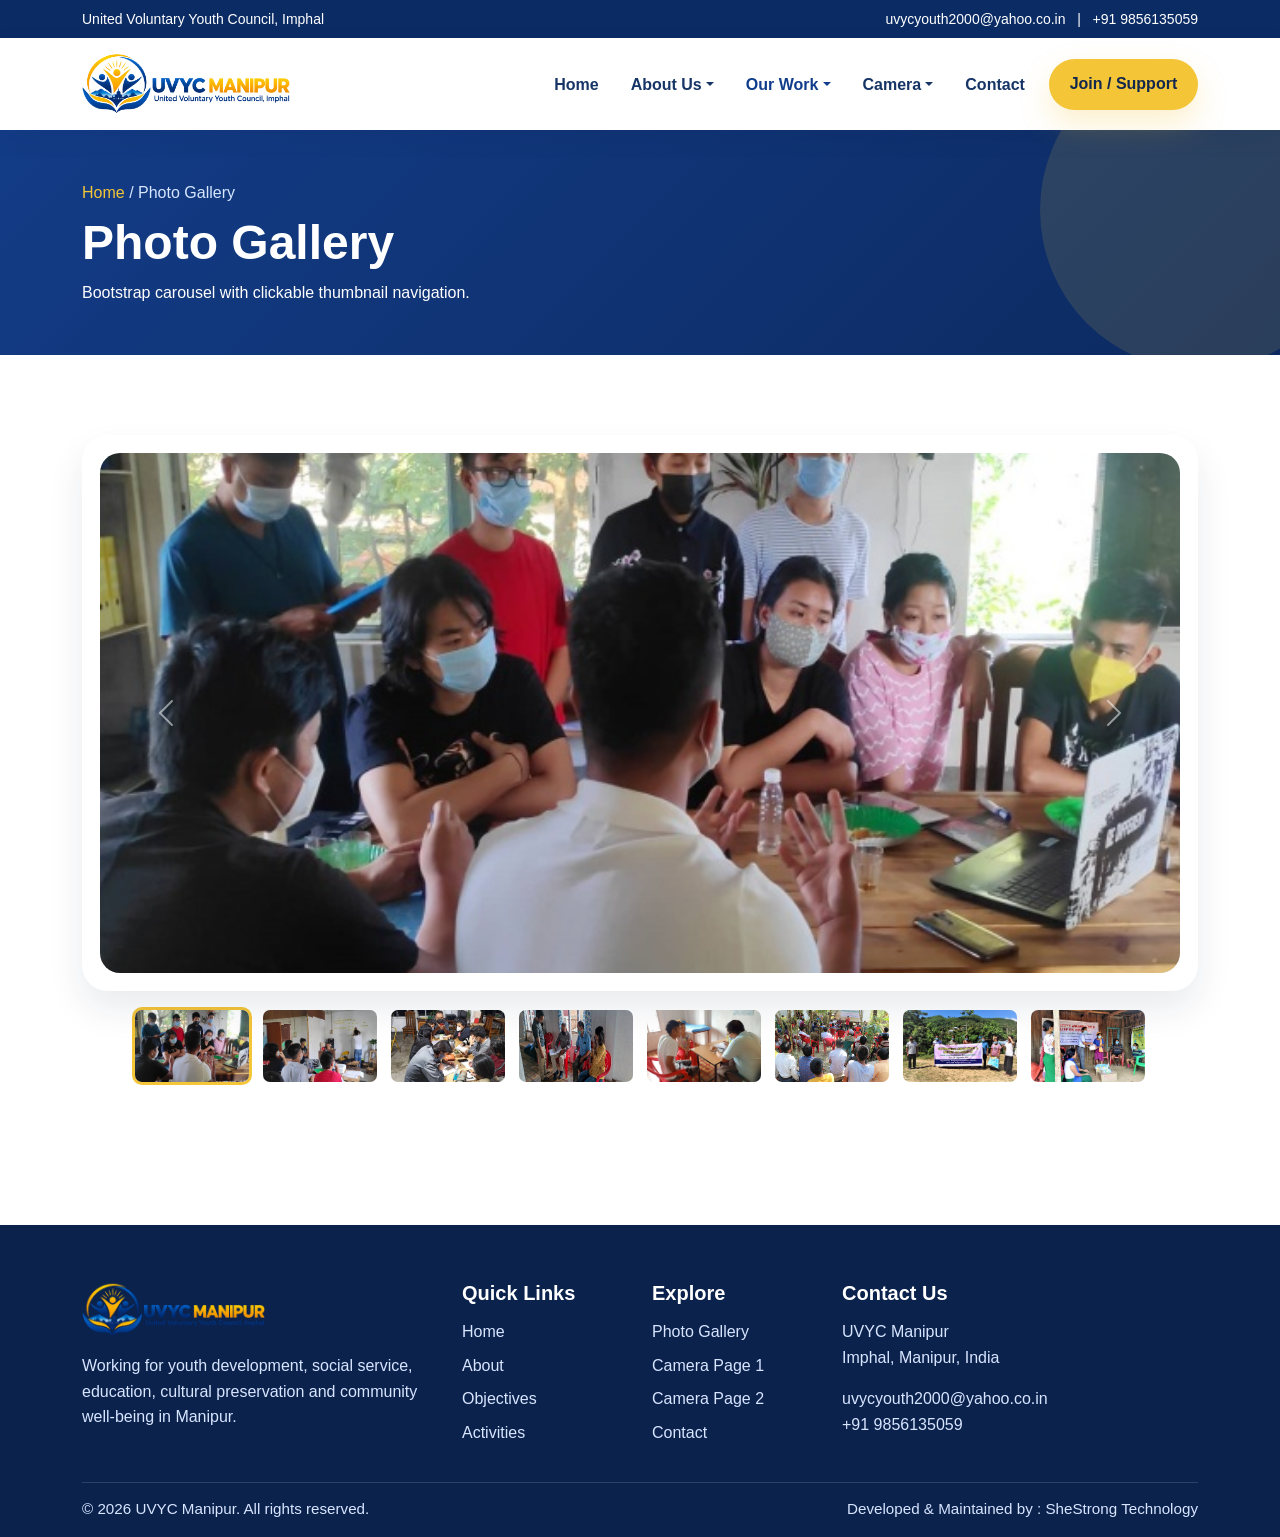
<file: gallery.html>
<!doctype html>
<html lang="en">
    <head>
        <title>Photo Gallery | UVYC Manipur</title>
        <meta charset="utf-8" />
        <meta name="viewport" content="width=device-width, initial-scale=1" />
        <link rel="icon" href="assets/images/uvyc-logo.png" />
        <link rel="stylesheet" href="assets/css/bootstrap.min.css" />
        <link rel="stylesheet" href="assets/css/style.css" />
    </head>
    <body>
        <div class="topbar py-2">
            <div class="container d-flex justify-content-between align-items-center flex-wrap gap-2">
                <div>United Voluntary Youth Council, Imphal</div>
                <div>
                    <a href="mailto:uvycyouth2000@yahoo.co.in">uvycyouth2000@yahoo.co.in</a> &nbsp; | &nbsp;
                    <a href="tel:+919856135059">+91 9856135059</a>
                </div>
            </div>
        </div>
        <nav class="navbar navbar-expand-lg sticky-top navbar-light">
            <div class="container">
                <a class="navbar-brand" href="index.html"
                    ><img src="assets/images/uvyc-logo.png" alt="UVYC Manipur"
                /></a>
                <button
                    class="navbar-toggler"
                    type="button"
                    data-bs-toggle="collapse"
                    data-bs-target="#mainNav"
                    aria-controls="mainNav"
                    aria-expanded="false"
                    aria-label="Toggle navigation"
                >
                    <span class="navbar-toggler-icon"></span>
                </button>
                <div class="collapse navbar-collapse" id="mainNav">
                    <ul class="navbar-nav ms-auto align-items-lg-center">
                        <li class="nav-item"><a class="nav-link" href="index.html">Home</a></li>
                        <li class="nav-item dropdown">
                            <a
                                class="nav-link dropdown-toggle"
                                href="#"
                                id="aboutDropdown"
                                role="button"
                                data-bs-toggle="dropdown"
                                aria-expanded="false"
                                >About Us</a
                            >
                            <ul class="dropdown-menu" aria-labelledby="aboutDropdown">
                                <li><a class="dropdown-item" href="about.html">About UVYC</a></li>
                                <li><a class="dropdown-item" href="objectives.html">Our Objectives</a></li>
                            </ul>
                        </li>
                        <li class="nav-item dropdown">
                            <a
                                class="nav-link dropdown-toggle active"
                                href="#"
                                id="workDropdown"
                                role="button"
                                data-bs-toggle="dropdown"
                                aria-expanded="false"
                                >Our Work</a
                            >
                            <ul class="dropdown-menu" aria-labelledby="workDropdown">
                                <li><a class="dropdown-item" href="activities.html">Activities &amp; Projects</a></li>
                                <li><a class="dropdown-item active" href="gallery.html">Photo Gallery</a></li>
                            </ul>
                        </li>
                        <li class="nav-item dropdown">
                            <a
                                class="nav-link dropdown-toggle"
                                href="#"
                                id="cameraDropdown"
                                role="button"
                                data-bs-toggle="dropdown"
                                aria-expanded="false"
                                >Camera</a
                            >
                            <ul class="dropdown-menu" aria-labelledby="cameraDropdown">
                                <li><a class="dropdown-item" href="camera-page-1.html">IRCA</a></li>
                                <li><a class="dropdown-item" href="camera-page-2.html">ODIC</a></li>
                            </ul>
                        </li>
                        <li class="nav-item"><a class="nav-link" href="contact.html">Contact</a></li>
                        <li class="nav-item ms-lg-2"><a class="btn btn-uvyc" href="contact.html">Join / Support</a></li>
                    </ul>
                </div>
            </div>
        </nav>
        <section class="inner-hero">
            <div class="container">
                <div class="breadcrumb-min mb-2"><a href="index.html">Home</a> / Photo Gallery</div>
                <h1>Photo Gallery</h1>
                <p class="mb-0 col-lg-8">Bootstrap carousel with clickable thumbnail navigation.</p>
            </div>
        </section>
        <section class="section gallery-page">
            <div class="container">
                <div id="mainGallery" class="carousel slide" data-bs-ride="false">
                    <div class="carousel-inner gallery-frame">
                        <div class="carousel-item active">
                            <img src="assets/images/1.jpg" class="d-block w-100" alt="Gallery 1" />
                        </div>
                        <div class="carousel-item">
                            <img src="assets/images/2.jpg" class="d-block w-100" alt="Gallery 2" />
                        </div>
                        <div class="carousel-item">
                            <img src="assets/images/3.jpg" class="d-block w-100" alt="Gallery 3" />
                        </div>
                        <div class="carousel-item">
                            <img src="assets/images/4.jpg" class="d-block w-100" alt="Gallery 4" />
                        </div>
                        <div class="carousel-item">
                            <img src="assets/images/5.jpg" class="d-block w-100" alt="Gallery 5" />
                        </div>
                        <div class="carousel-item">
                            <img src="assets/images/6.jpg" class="d-block w-100" alt="Gallery 6" />
                        </div>
						<div class="carousel-item">
                            <img src="assets/images/awareness.jpg" class="d-block w-100" alt="Gallery 7" />
                        </div>
						<div class="carousel-item">
                            <img src="assets/images/mentor.jpg" class="d-block w-100" alt="Gallery 8" />
                        </div>
                    </div>
                    <button
                        class="carousel-control-prev"
                        type="button"
                        data-bs-target="#mainGallery"
                        data-bs-slide="prev"
                    >
                        <span class="carousel-control-prev-icon"></span></button
                    ><button
                        class="carousel-control-next"
                        type="button"
                        data-bs-target="#mainGallery"
                        data-bs-slide="next"
                    >
                        <span class="carousel-control-next-icon"></span>
                    </button>
                </div>
                <div class="gallery-thumbs d-flex flex-wrap gap-2 justify-content-center mt-3">
                    <button class="thumb-btn active" data-bs-target="#mainGallery" data-bs-slide-to="0">
                        <img src="assets/images/1.jpg" alt="thumb 1" /></button>
					<button class="thumb-btn" data-bs-target="#mainGallery" data-bs-slide-to="1">
                        <img src="assets/images/2.jpg" alt="thumb 2" /></button>
					<button class="thumb-btn" data-bs-target="#mainGallery" data-bs-slide-to="2">
                        <img src="assets/images/3.jpg" alt="thumb 3" /></button>
					<button class="thumb-btn" data-bs-target="#mainGallery" data-bs-slide-to="3">
                        <img src="assets/images/4.jpg" alt="thumb 4" /></button>
					<button class="thumb-btn" data-bs-target="#mainGallery" data-bs-slide-to="4">
                        <img src="assets/images/5.jpg" alt="thumb 5" /></button>
					<button class="thumb-btn" data-bs-target="#mainGallery" data-bs-slide-to="5">
                        <img src="assets/images/6.jpg" alt="thumb 6" />
                    </button>
					<button class="thumb-btn" data-bs-target="#mainGallery" data-bs-slide-to="6">
                        <img src="assets/images/awareness.jpg" alt="thumb 7" />
                    </button>
					<button class="thumb-btn" data-bs-target="#mainGallery" data-bs-slide-to="7">
                        <img src="assets/images/mentor.jpg" alt="thumb 8" />
                    </button>
                </div>
            </div>
        </section>
        <footer class="footer">
            <div class="container">
                <div class="row g-4">
                    <div class="col-lg-4">
                        <img src="assets/images/uvyc-logo.png" alt="UVYC" class="logo" />
                        <p>
                            Working for youth development, social service, education, cultural preservation and
                            community well-being in Manipur.
                        </p>
                    </div>
                    <div class="col-6 col-lg-2">
                        <h5>Quick Links</h5>
                        <p class="mb-2"><a href="index.html">Home</a></p>
                        <p class="mb-2"><a href="about.html">About</a></p>
                        <p class="mb-2"><a href="objectives.html">Objectives</a></p>
                        <p class="mb-2"><a href="activities.html">Activities</a></p>
                    </div>
                    <div class="col-6 col-lg-2">
                        <h5>Explore</h5>
                        <p class="mb-2"><a href="gallery.html">Photo Gallery</a></p>
                        <p class="mb-2"><a href="camera-page-1.html">Camera Page 1</a></p>
                        <p class="mb-2"><a href="camera-page-2.html">Camera Page 2</a></p>
                        <p class="mb-2"><a href="contact.html">Contact</a></p>
                    </div>
                    <div class="col-lg-4">
                        <h5>Contact Us</h5>
                        <p>UVYC Manipur<br />Imphal, Manipur, India</p>
                        <p class="mb-0">
                            <a href="mailto:uvycyouth2000@yahoo.co.in">uvycyouth2000@yahoo.co.in</a><br /><a
                                href="tel:+919856135059"
                                >+91 9856135059</a
                            >
                        </p>
                    </div>
                </div>
                <div class="copyright">
                    <span>© <span id="year"></span> UVYC Manipur. All rights reserved.</span
                    ><span class="credit"
                        >Developed &amp; Maintained by :
                        <a href="https://shestrong.in/" target="_blank" rel="noopener">SheStrong Technology</a></span
                    >
                </div>
            </div>
        </footer>
        <script src="assets/js/bootstrap.bundle.min.js"></script>
        <script src="assets/js/site.js"></script>
    </body>
</html>
</file>
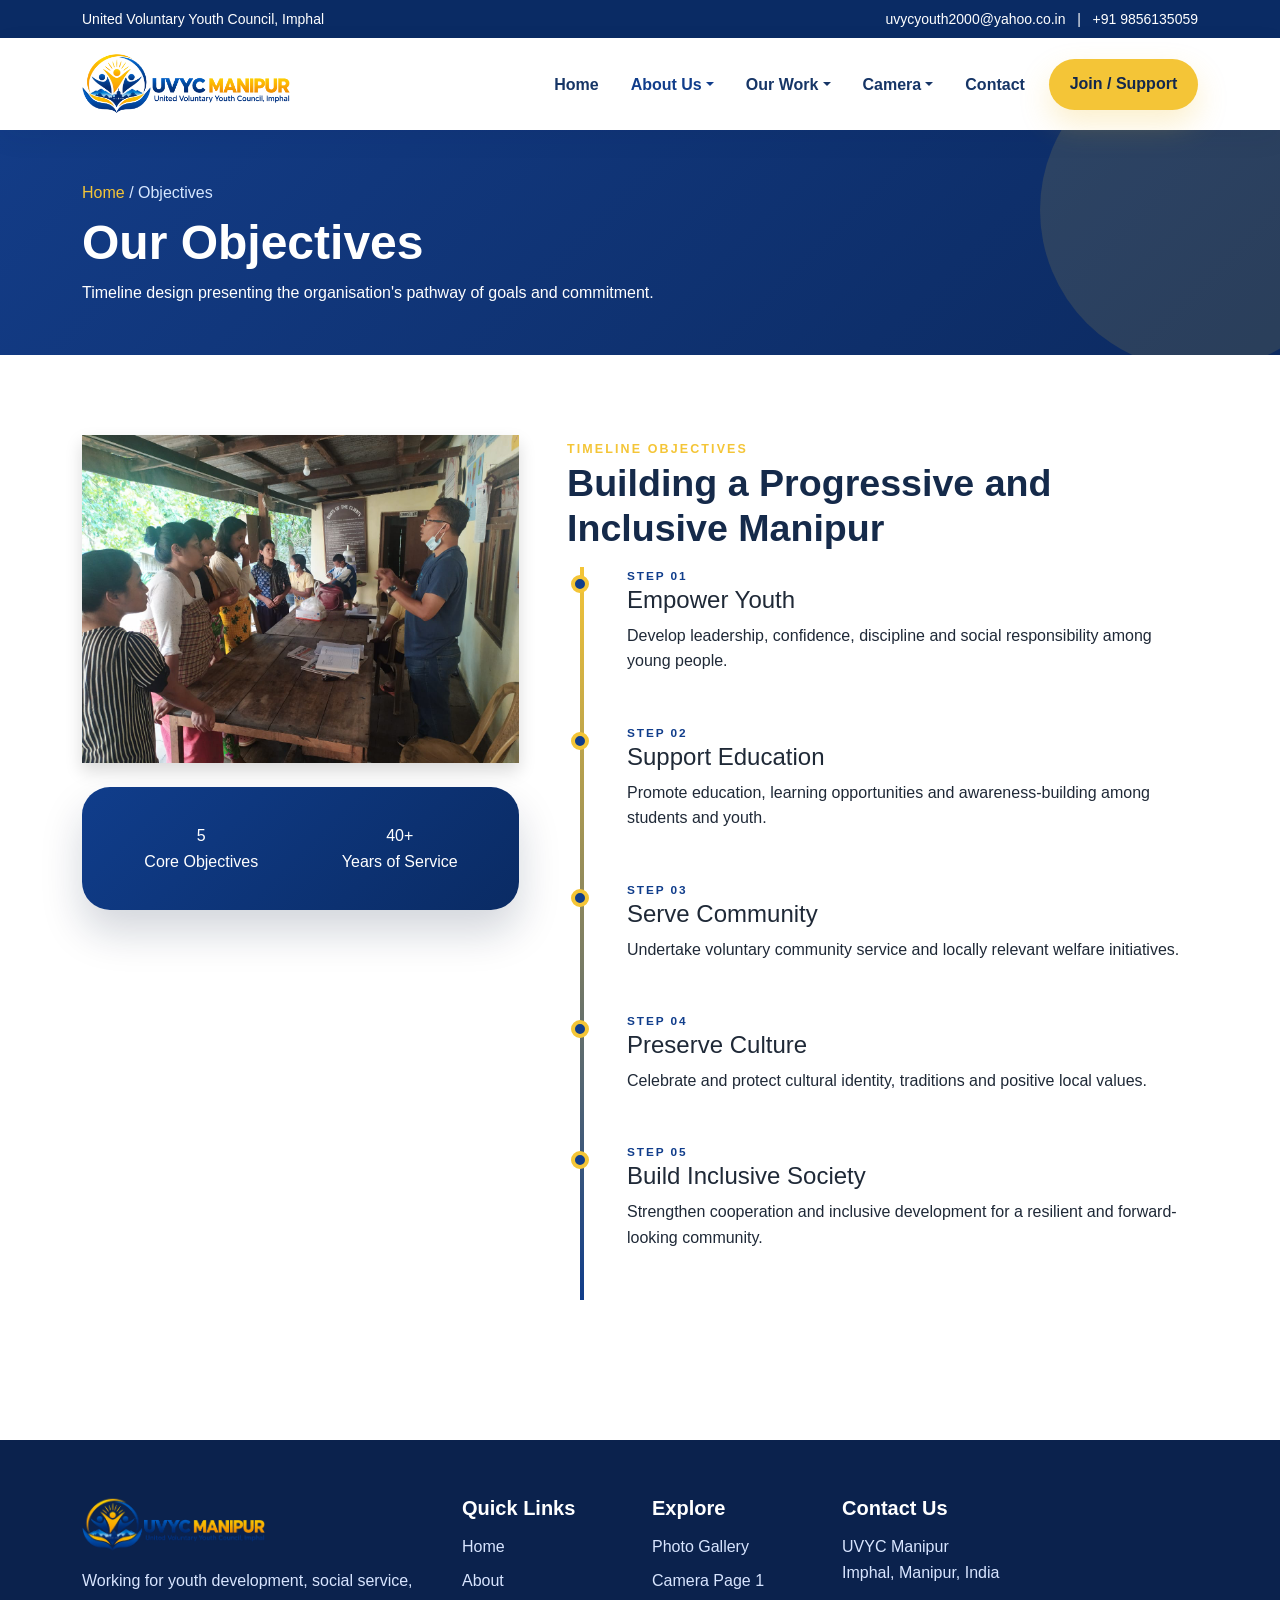
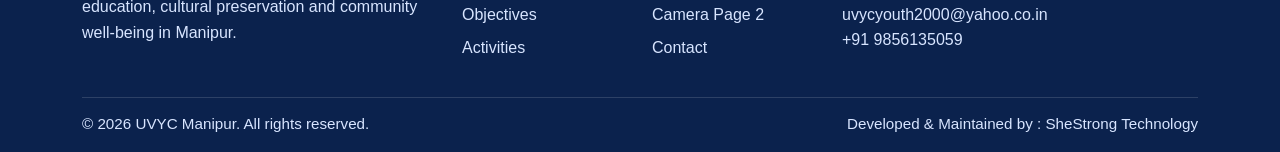
<file: objectives.html>
<!doctype html>
<html lang="en">
    <head>
        <title>Objectives | UVYC Manipur</title>
        <meta charset="utf-8" />
        <meta name="viewport" content="width=device-width, initial-scale=1" />
        <link rel="icon" href="assets/images/uvyc-logo.png" />
        <link rel="stylesheet" href="assets/css/bootstrap.min.css" />
        <link rel="stylesheet" href="assets/css/style.css" />
    </head>
    <body>
        <div class="topbar py-2">
            <div class="container d-flex justify-content-between align-items-center flex-wrap gap-2">
                <div>United Voluntary Youth Council, Imphal</div>
                <div>
                    <a href="mailto:uvycyouth2000@yahoo.co.in">uvycyouth2000@yahoo.co.in</a> &nbsp; | &nbsp;
                    <a href="tel:+919856135059">+91 9856135059</a>
                </div>
            </div>
        </div>
        <nav class="navbar navbar-expand-lg sticky-top navbar-light">
            <div class="container">
                <a class="navbar-brand" href="index.html"
                    ><img src="assets/images/uvyc-logo.png" alt="UVYC Manipur"
                /></a>
                <button
                    class="navbar-toggler"
                    type="button"
                    data-bs-toggle="collapse"
                    data-bs-target="#mainNav"
                    aria-controls="mainNav"
                    aria-expanded="false"
                    aria-label="Toggle navigation"
                >
                    <span class="navbar-toggler-icon"></span>
                </button>
                <div class="collapse navbar-collapse" id="mainNav">
                    <ul class="navbar-nav ms-auto align-items-lg-center">
                        <li class="nav-item"><a class="nav-link" href="index.html">Home</a></li>
                        <li class="nav-item dropdown">
                            <a
                                class="nav-link dropdown-toggle active"
                                href="#"
                                id="aboutDropdown"
                                role="button"
                                data-bs-toggle="dropdown"
                                aria-expanded="false"
                                >About Us</a
                            >
                            <ul class="dropdown-menu" aria-labelledby="aboutDropdown">
                                <li><a class="dropdown-item" href="about.html">About UVYC</a></li>
                                <li><a class="dropdown-item active" href="objectives.html">Our Objectives</a></li>
                            </ul>
                        </li>
                        <li class="nav-item dropdown">
                            <a
                                class="nav-link dropdown-toggle"
                                href="#"
                                id="workDropdown"
                                role="button"
                                data-bs-toggle="dropdown"
                                aria-expanded="false"
                                >Our Work</a
                            >
                            <ul class="dropdown-menu" aria-labelledby="workDropdown">
                                <li><a class="dropdown-item" href="activities.html">Activities &amp; Projects</a></li>
                                <li><a class="dropdown-item" href="gallery.html">Photo Gallery</a></li>
                            </ul>
                        </li>
                        <li class="nav-item dropdown">
                            <a
                                class="nav-link dropdown-toggle"
                                href="#"
                                id="cameraDropdown"
                                role="button"
                                data-bs-toggle="dropdown"
                                aria-expanded="false"
                                >Camera</a
                            >
                            <ul class="dropdown-menu" aria-labelledby="cameraDropdown">
                                <li><a class="dropdown-item" href="camera-page-1.html">IRCA</a></li>
                                <li><a class="dropdown-item" href="camera-page-2.html">ODIC</a></li>
                            </ul>
                        </li>
                        <li class="nav-item"><a class="nav-link" href="contact.html">Contact</a></li>
                        <li class="nav-item ms-lg-2"><a class="btn btn-uvyc" href="contact.html">Join / Support</a></li>
                    </ul>
                </div>
            </div>
        </nav>
        <section class="inner-hero">
            <div class="container">
                <div class="breadcrumb-min mb-2"><a href="index.html">Home</a> / Objectives</div>
                <h1>Our Objectives</h1>
                <p class="mb-0 col-lg-8">
                    Timeline design presenting the organisation's pathway of goals and commitment.
                </p>
            </div>
        </section>
        <section class="section">
            <div class="container">
                <div class="row g-5">
                    <div class="col-lg-5">
                        <img src="assets/images/counselling.jpg" alt="Objectives" class="img-fluid rounded-4 shadow" />
                        <div class="stats-band mt-4">
                            <div class="row text-center g-3">
                                <div class="col-6">
                                    <div class="num">5</div>
                                    <div>Core Objectives</div>
                                </div>
                                <div class="col-6">
                                    <div class="num">40+</div>
                                    <div>Years of Service</div>
                                </div>
                            </div>
                        </div>
                    </div>
                    <div class="col-lg-7">
                        <div class="eyebrow">Timeline Objectives</div>
                        <h2 class="section-title">Building a Progressive and Inclusive Manipur</h2>
                        <div class="timeline">
                            <div class="timeline-item">
                                <div class="timeline-step">Step 01</div>
                                <h4>Empower Youth</h4>
                                <p>
                                    Develop leadership, confidence, discipline and social responsibility among young
                                    people.
                                </p>
                            </div>
                            <div class="timeline-item">
                                <div class="timeline-step">Step 02</div>
                                <h4>Support Education</h4>
                                <p>
                                    Promote education, learning opportunities and awareness-building among students and
                                    youth.
                                </p>
                            </div>
                            <div class="timeline-item">
                                <div class="timeline-step">Step 03</div>
                                <h4>Serve Community</h4>
                                <p>Undertake voluntary community service and locally relevant welfare initiatives.</p>
                            </div>
                            <div class="timeline-item">
                                <div class="timeline-step">Step 04</div>
                                <h4>Preserve Culture</h4>
                                <p>Celebrate and protect cultural identity, traditions and positive local values.</p>
                            </div>
                            <div class="timeline-item">
                                <div class="timeline-step">Step 05</div>
                                <h4>Build Inclusive Society</h4>
                                <p>
                                    Strengthen cooperation and inclusive development for a resilient and forward-looking
                                    community.
                                </p>
                            </div>
                        </div>
                    </div>
                </div>
            </div>
        </section>
        <footer class="footer">
            <div class="container">
                <div class="row g-4">
                    <div class="col-lg-4">
                        <img src="assets/images/uvyc-logo.png" alt="UVYC" class="logo" />
                        <p>
                            Working for youth development, social service, education, cultural preservation and
                            community well-being in Manipur.
                        </p>
                    </div>
                    <div class="col-6 col-lg-2">
                        <h5>Quick Links</h5>
                        <p class="mb-2"><a href="index.html">Home</a></p>
                        <p class="mb-2"><a href="about.html">About</a></p>
                        <p class="mb-2"><a href="objectives.html">Objectives</a></p>
                        <p class="mb-2"><a href="activities.html">Activities</a></p>
                    </div>
                    <div class="col-6 col-lg-2">
                        <h5>Explore</h5>
                        <p class="mb-2"><a href="gallery.html">Photo Gallery</a></p>
                        <p class="mb-2"><a href="camera-page-1.html">Camera Page 1</a></p>
                        <p class="mb-2"><a href="camera-page-2.html">Camera Page 2</a></p>
                        <p class="mb-2"><a href="contact.html">Contact</a></p>
                    </div>
                    <div class="col-lg-4">
                        <h5>Contact Us</h5>
                        <p>UVYC Manipur<br />Imphal, Manipur, India</p>
                        <p class="mb-0">
                            <a href="mailto:uvycyouth2000@yahoo.co.in">uvycyouth2000@yahoo.co.in</a><br /><a
                                href="tel:+919856135059"
                                >+91 9856135059</a
                            >
                        </p>
                    </div>
                </div>
                <div class="copyright">
                    <span>© <span id="year"></span> UVYC Manipur. All rights reserved.</span
                    ><span class="credit"
                        >Developed &amp; Maintained by :
                        <a href="https://shestrong.in/" target="_blank" rel="noopener">SheStrong Technology</a></span
                    >
                </div>
            </div>
        </footer>
        <script src="assets/js/bootstrap.bundle.min.js"></script>
        <script src="assets/js/site.js"></script>
    </body>
</html>
</file>
<file: assets/css/style.css>
:root{--uvyc-blue:#103d8b;--uvyc-blue-dark:#0a2b64;--uvyc-yellow:#f4c537;--uvyc-yellow-soft:#fff5cc;--uvyc-text:#1f2937;--uvyc-muted:#667085;--uvyc-bg:#f7f9fc;--uvyc-border:#d8e1f0;--uvyc-white:#ffffff;}
*{box-sizing:border-box}html{scroll-behavior:smooth}body{font-family:Arial,Helvetica,sans-serif;color:var(--uvyc-text);background:#fff;line-height:1.6}.topbar{background:var(--uvyc-blue-dark);color:#fff;font-size:14px}.topbar a{color:#fff;text-decoration:none}.navbar{background:#fff;box-shadow:0 8px 26px rgba(7,26,58,.06)}.navbar-brand img{height:66px;width:auto}.navbar-nav .nav-link{color:#163566!important;font-weight:700;padding:.9rem 1rem!important}.navbar-nav .nav-link.active,.navbar-nav .nav-link:hover{color:var(--uvyc-blue)!important}.btn-uvyc{background:var(--uvyc-yellow);border:0;color:#12274d;font-weight:800;padding:.85rem 1.3rem;border-radius:999px;box-shadow:0 14px 30px rgba(244,197,55,.25)}.btn-uvyc:hover{background:#f0bb0f;color:#13213b}.btn-uvyc-outline{border:2px solid var(--uvyc-blue);color:var(--uvyc-blue);background:#fff;font-weight:800;padding:.75rem 1.25rem;border-radius:999px}.btn-uvyc-outline:hover{background:var(--uvyc-blue);color:#fff}.hero-section{position:relative}.hero-section .carousel-item{height:650px;min-height:650px}.hero-slide{position:relative;width:100%;height:650px;background:#0e2b64;overflow:hidden}.hero-slide img{position:absolute;inset:0;width:100%;height:100%;object-fit:cover;object-position:center center}.hero-overlay{position:absolute;inset:0;background:linear-gradient(90deg,rgba(10,29,67,.88) 0%, rgba(16,61,139,.67) 32%, rgba(16,61,139,.20) 58%, rgba(16,61,139,0) 100%)}.hero-content{position:relative;z-index:2;max-width:630px;padding:110px 0;color:#fff}.eyebrow{display:inline-block;letter-spacing:.17em;font-size:.78rem;font-weight:800;text-transform:uppercase;color:var(--uvyc-yellow)}.hero-content h1{font-size:3.5rem;line-height:1.05;margin:.8rem 0 1rem;font-weight:900}.hero-content h1 span{color:var(--uvyc-yellow)}.hero-content p{font-size:1.1rem;max-width:580px}.carousel-indicators [data-bs-target]{width:11px;height:11px;border-radius:50%;border:0;background:#fff;opacity:.6}.carousel-indicators .active{background:var(--uvyc-yellow);opacity:1}.section{padding:80px 0}.section-light{background:var(--uvyc-bg)}.section-title{font-weight:900;color:#152a4a;font-size:2.35rem;margin-bottom:1rem}.section-subtitle{font-size:1.05rem;color:var(--uvyc-muted);max-width:720px}.feature-band{margin-top:-36px;position:relative;z-index:3}.feature-wrap{background:#fff;border-radius:22px;box-shadow:0 20px 40px rgba(13,38,76,.12);padding:18px 16px}.feature-item{display:flex;gap:12px;align-items:center;padding:16px;border-right:1px solid #ecf0f6}.feature-item:last-child{border-right:0}.feature-icon{width:54px;height:54px;border-radius:50%;background:var(--uvyc-yellow-soft);display:grid;place-items:center;color:var(--uvyc-blue);font-size:24px;font-weight:700}.split-photo{position:relative}.split-photo img{width:100%;border-radius:28px;object-fit:cover;min-height:430px;box-shadow:0 18px 42px rgba(12,36,72,.15)}.floating-card{position:absolute;right:-18px;bottom:26px;background:#fff;padding:18px 20px;border-radius:18px;box-shadow:0 15px 36px rgba(14,31,63,.14);max-width:260px}.info-box{background:#fff;border:1px solid #edf1f7;border-radius:22px;padding:28px;box-shadow:0 14px 34px rgba(7,26,58,.05);height:100%}.info-box h4{font-weight:800;color:#123972}.icon-badge{width:62px;height:62px;border-radius:50%;display:grid;place-items:center;background:var(--uvyc-yellow-soft);color:var(--uvyc-blue);font-weight:800;font-size:24px;margin-bottom:14px}.card-elevated{background:#fff;border:1px solid #ebf0f6;border-radius:24px;overflow:hidden;box-shadow:0 16px 34px rgba(7,26,58,.06);height:100%}.card-elevated img{width:100%;height:220px;object-fit:cover}.card-body .mini{font-size:.75rem;color:var(--uvyc-blue);font-weight:800;text-transform:uppercase;letter-spacing:.12em}.gallery-frame{background:#fff;border-radius:26px;padding:18px;box-shadow:0 18px 36px rgba(9,29,61,.09)}.gallery-main img{width:100%;height:470px;object-fit:cover;border-radius:18px}.thumb-strip{display:flex;gap:10px;overflow:auto;padding-top:14px}.thumb-strip button{border:0;background:none;padding:0;flex:0 0 110px}.thumb-strip img{width:110px;height:74px;object-fit:cover;border-radius:10px;border:3px solid transparent}.thumb-strip button.active img,.thumb-strip button:hover img{border-color:var(--uvyc-yellow)}.timeline{position:relative;padding-left:34px}.timeline:before{content:'';position:absolute;left:13px;top:0;bottom:0;width:4px;background:linear-gradient(var(--uvyc-yellow),var(--uvyc-blue))}.timeline-item{position:relative;padding:0 0 34px 26px}.timeline-item:before{content:'';position:absolute;left:-30px;top:8px;width:18px;height:18px;border-radius:50%;background:var(--uvyc-blue);border:4px solid var(--uvyc-yellow)}.timeline-step{font-size:.74rem;letter-spacing:.16em;text-transform:uppercase;color:var(--uvyc-blue);font-weight:900}.stats-band{background:linear-gradient(135deg,var(--uvyc-blue) 0%, var(--uvyc-blue-dark) 100%);color:#fff;border-radius:28px;padding:36px 28px;box-shadow:0 22px 42px rgba(9,29,61,.18)}.stat{text-align:center}.stat .num{font-size:2.2rem;font-weight:900;color:var(--uvyc-yellow)}.gallery-page .carousel-item img{height:520px;object-fit:cover;border-radius:20px}.gallery-thumbs .thumb-btn{border:0;background:none;padding:0}.gallery-thumbs img{width:120px;height:78px;object-fit:cover;border-radius:10px;border:3px solid transparent}.gallery-thumbs .active img{border-color:var(--uvyc-yellow)}.password-overlay{position:fixed;inset:0;background:linear-gradient(135deg,rgba(10,31,70,.86),rgba(16,61,139,.88));display:flex;align-items:center;justify-content:center;z-index:9999;padding:20px}.password-card{background:#fff;max-width:460px;width:100%;padding:32px;border-radius:24px;box-shadow:0 18px 42px rgba(7,26,58,.35)}.camera-grid .camera-box{background:#fff;border-radius:20px;padding:14px;box-shadow:0 16px 34px rgba(7,26,58,.08)}.camera-grid img{width:100%;height:260px;object-fit:cover;border-radius:14px}.footer{background:#0b224d;color:#d8e5ff;padding:56px 0 16px;margin-top:60px}.footer .logo{height:58px;width:auto;margin-bottom:14px}.footer h5{color:#fff;font-weight:800;margin-bottom:14px}.footer a{color:#d8e5ff;text-decoration:none}.footer a:hover{color:var(--uvyc-yellow)}.copyright{border-top:1px solid rgba(255,255,255,.14);margin-top:28px;padding-top:14px;font-size:.95rem;display:flex;justify-content:space-between;gap:12px;flex-wrap:wrap}.copyright .credit{margin-left:auto;text-align:right}.inner-hero{padding:50px 0;background:linear-gradient(135deg,#133c87,#0c2a60);color:#fff;position:relative;overflow:hidden}.inner-hero:after{content:'';position:absolute;right:-80px;top:-80px;width:320px;height:320px;border-radius:50%;background:rgba(244,197,55,.13)}.inner-hero h1{font-weight:900;font-size:3rem}.breadcrumb-min{color:#d6e7ff}.breadcrumb-min a{color:var(--uvyc-yellow);text-decoration:none}.contact-card{background:#fff;border-radius:22px;padding:28px;box-shadow:0 16px 34px rgba(7,26,58,.06);height:100%}.contact-card .label{font-size:.8rem;color:var(--uvyc-blue);font-weight:800;text-transform:uppercase;letter-spacing:.14em}.table-like{display:grid;gap:18px}.table-row{display:grid;grid-template-columns:130px 1fr;gap:18px;padding:16px 0;border-bottom:1px solid #ebeff6}@media (max-width:991px){.hero-section .carousel-item,.hero-slide{height:580px;min-height:580px}.hero-content{padding:96px 18px 70px}.hero-content h1{font-size:2.65rem}.feature-band{margin-top:18px}.feature-item{border-right:0;border-bottom:1px solid #eef2f7}.feature-item:last-child{border-bottom:0}.copyright{justify-content:center}.copyright .credit{margin-left:0;text-align:center}.navbar-brand img{height:54px}}@media (max-width:576px){.hero-section .carousel-item,.hero-slide{height:540px;min-height:540px}.hero-content h1{font-size:2.2rem}.section{padding:64px 0}.section-title{font-size:1.9rem}.gallery-main img{height:280px}.gallery-page .carousel-item img{height:280px}.thumb-strip button{flex-basis:88px}.thumb-strip img,.gallery-thumbs img{width:88px;height:62px}.split-photo img{min-height:320px}}

/* Dropdown navigation */
.navbar .dropdown-menu{border:0;border-radius:16px;padding:10px;min-width:220px;box-shadow:0 18px 40px rgba(7,26,58,.14);border-top:3px solid var(--uvyc-yellow)}
.navbar .dropdown-item{border-radius:10px;padding:.72rem .9rem;font-weight:700;color:#163566}
.navbar .dropdown-item:hover,.navbar .dropdown-item:focus{background:var(--uvyc-yellow-soft);color:var(--uvyc-blue)}
.navbar .dropdown-item.active,.navbar .dropdown-item:active{background:var(--uvyc-blue);color:#fff}
@media (min-width:992px){.navbar .dropdown:hover>.dropdown-menu{display:block;margin-top:0}.navbar .dropdown-toggle::after{transition:transform .2s ease}.navbar .dropdown:hover>.dropdown-toggle::after{transform:rotate(180deg)}}

/* Activity detail pages */
.activity-detail-hero{position:relative;min-height:460px;display:flex;align-items:end;overflow:hidden;background:var(--uvyc-blue-dark)}
.activity-detail-hero>img{position:absolute;inset:0;width:100%;height:100%;object-fit:cover}
.activity-detail-hero:after{content:"";position:absolute;inset:0;background:linear-gradient(90deg,rgba(6,28,67,.9),rgba(16,61,139,.54),rgba(16,61,139,.08))}
.activity-detail-hero .container{position:relative;z-index:2;padding-top:90px;padding-bottom:72px;color:#fff}
.activity-detail-hero h1{font-size:3.15rem;font-weight:900;max-width:780px}
.activity-detail-copy{background:#fff;border:1px solid #e7edf6;border-radius:24px;padding:32px;box-shadow:0 18px 40px rgba(7,26,58,.07)}
.activity-detail-copy .lead{font-size:1.2rem;color:#41506a}
.activity-gallery{background:var(--uvyc-bg)}
.activity-gallery .carousel-item img{width:100%;height:700px;object-fit:cover;border-radius:20px}
.activity-gallery-thumbs{display:flex;gap:12px;flex-wrap:wrap;justify-content:center;margin-top:16px}
.activity-gallery-thumbs button{border:0;background:transparent;padding:0}
.activity-gallery-thumbs img{width:120px;height:78px;object-fit:cover;border-radius:11px;border:3px solid transparent}
.activity-gallery-thumbs button.active img,.activity-gallery-thumbs button:hover img{border-color:var(--uvyc-yellow)}
.password-error{display:none;color:#b42318;background:#fef3f2;border:1px solid #fecdca;border-radius:10px;padding:10px 12px;margin-top:12px;font-size:.92rem}
@media(max-width:576px){.activity-detail-hero{min-height:390px}.activity-detail-hero h1{font-size:2.25rem}.activity-gallery .carousel-item img{height:290px}.activity-gallery-thumbs img{width:88px;height:60px}}
</file>
